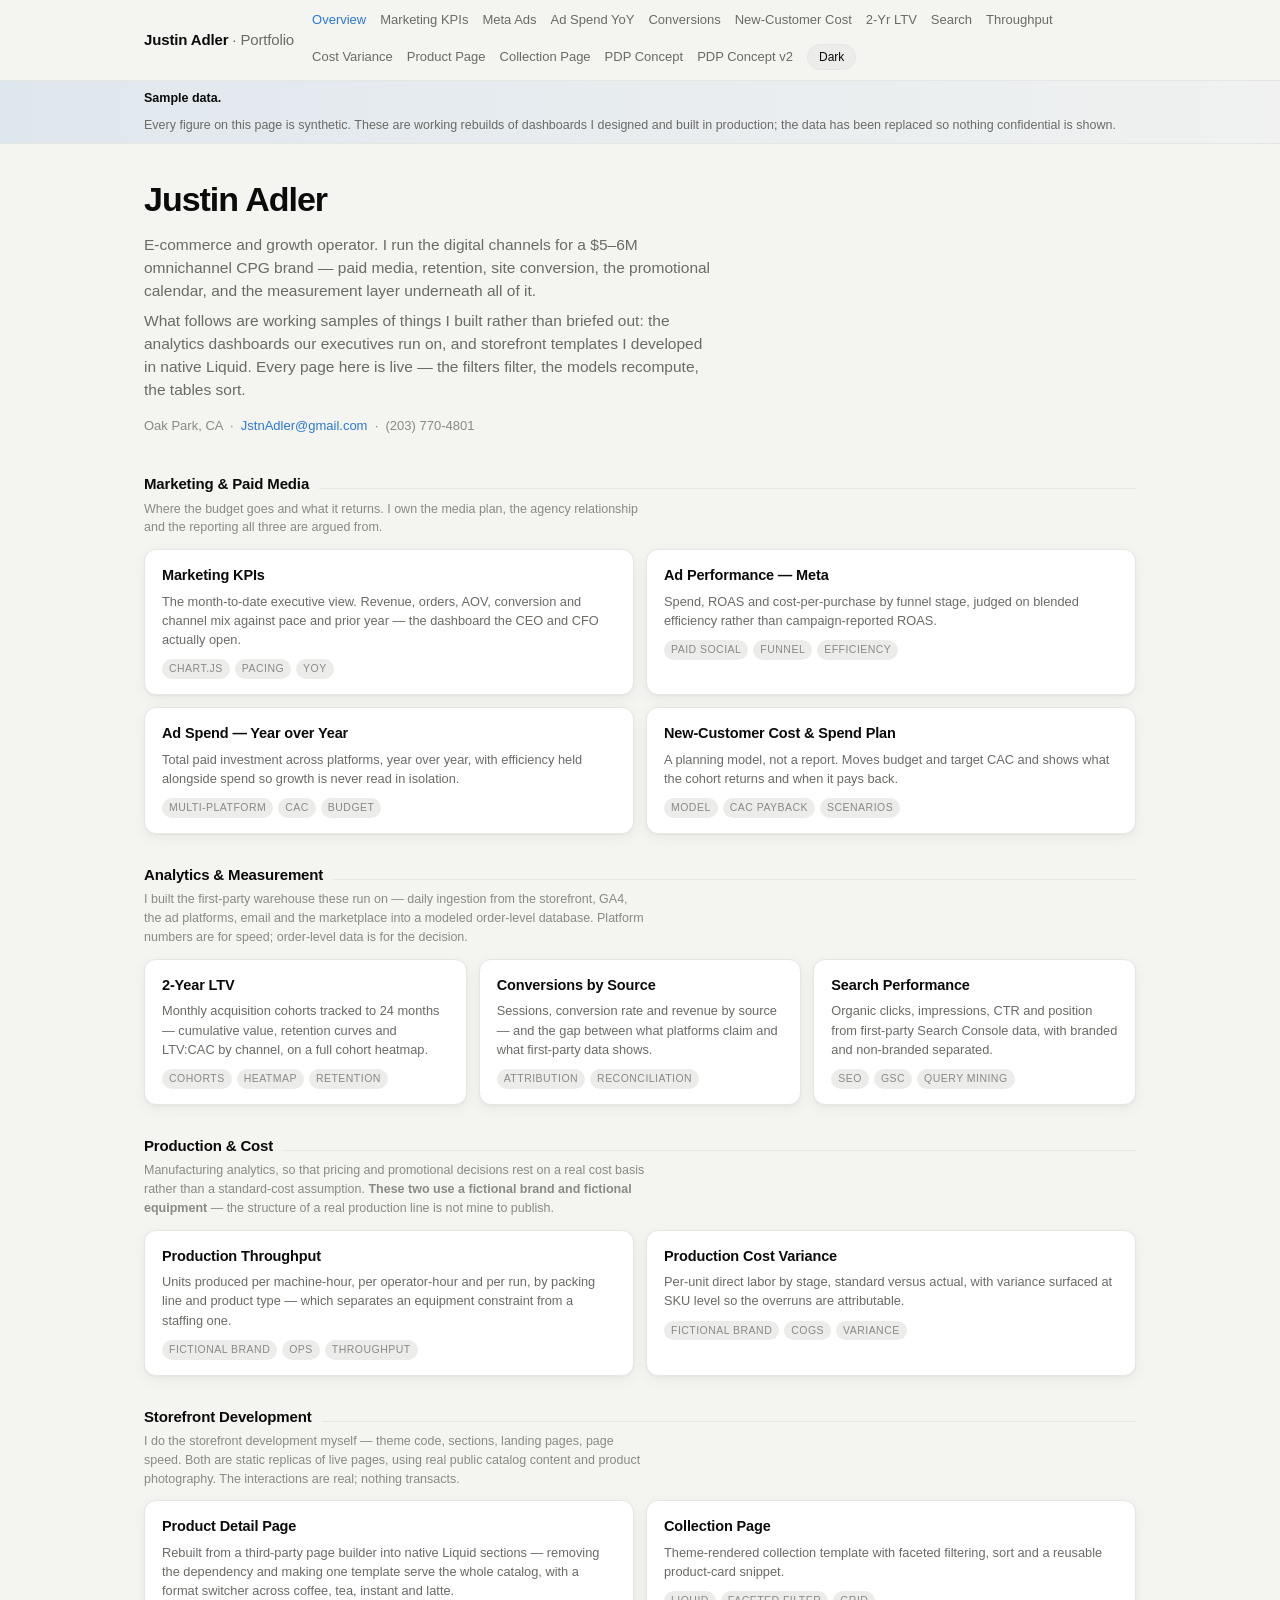
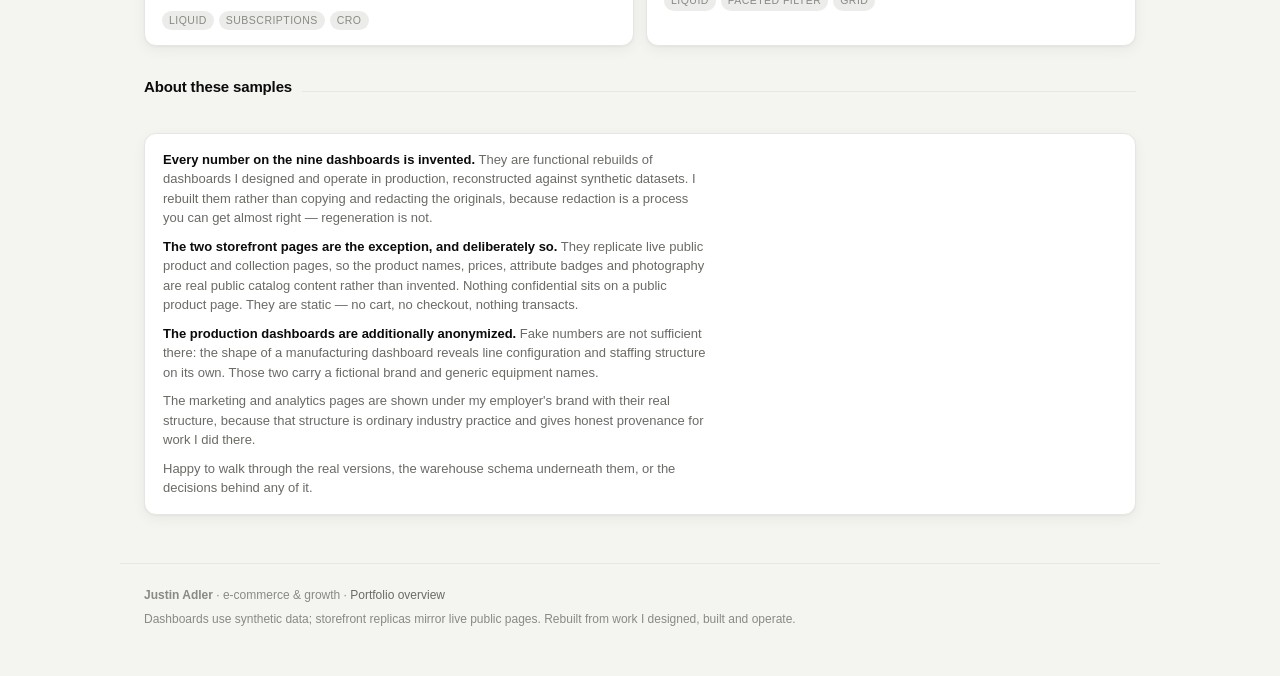
<file: index.html>
<!DOCTYPE html>
<html lang="en">
<head>
<meta charset="UTF-8">
<meta name="viewport" content="width=device-width, initial-scale=1.0">
<meta name="robots" content="noindex, nofollow">
<title>Justin Adler — Portfolio</title>
<meta name="description" content="Working samples of the analytics dashboards and storefront templates I designed and built for a $5-6M omnichannel CPG brand. Dashboards use synthetic data.">
<link rel="stylesheet" href="assets/portfolio.css">
<style>
  .hero { padding: 30px 0 8px; }
  .hero h1 { font-size: 34px; letter-spacing: -.03em; margin: 0 0 8px; }
  .hero .lede { font-size: 15.5px; color: var(--muted); max-width: 66ch; margin: 0 0 6px; }
  .hero .meta { font-size: 13px; color: var(--faint); margin-top: 14px; }
  .hero .meta a { color: var(--accent); text-decoration: none; }
  .hero .meta a:hover { text-decoration: underline; }

  .sec-head { display: flex; align-items: baseline; gap: 10px; margin: 30px 0 4px; }
  .sec-head h2 { margin: 0; font-size: 15px; }
  .sec-head .rule { flex: 1; height: 1px; background: var(--line); }
  .sec-note { color: var(--faint); font-size: 12.5px; margin: 0 0 12px; max-width: 72ch; }

  a.tile {
    display: block; text-decoration: none; color: inherit;
    background: var(--card); border: 1px solid var(--line); border-radius: var(--radius);
    padding: 15px 17px; box-shadow: var(--shadow);
    transition: border-color .14s ease, transform .14s ease;
  }
  a.tile:hover { border-color: var(--accent); transform: translateY(-1px); }
  a.tile .t { font-weight: 650; font-size: 14.5px; letter-spacing: -.01em; margin-bottom: 5px; }
  a.tile .d { font-size: 12.8px; color: var(--muted); line-height: 1.5; }
  a.tile .tags { margin-top: 10px; display: flex; gap: 5px; flex-wrap: wrap; }
  a.tile .tags span {
    font-size: 10.5px; text-transform: uppercase; letter-spacing: .045em;
    background: var(--chip); color: var(--faint); padding: 2px 7px; border-radius: 999px;
  }

  .disclosure { margin-top: 34px; }
  .disclosure p { font-size: 13px; color: var(--muted); margin: 0 0 9px; max-width: 76ch; }
  .disclosure p:last-child { margin-bottom: 0; }
  .disclosure strong { color: var(--fg); }
</style>
</head>
<body>

<main>
  <div class="hero">
    <h1>Justin Adler</h1>
    <p class="lede">
      E-commerce and growth operator. I run the digital channels for a $5&ndash;6M omnichannel CPG
      brand &mdash; paid media, retention, site conversion, the promotional calendar, and the
      measurement layer underneath all of it.
    </p>
    <p class="lede">
      What follows are working samples of things I built rather than briefed out: the analytics
      dashboards our executives run on, and storefront templates I developed in native Liquid.
      Every page here is live &mdash; the filters filter, the models recompute, the tables sort.
    </p>
    <div class="meta">
      Oak Park, CA &nbsp;&middot;&nbsp; <a href="mailto:JstnAdler@gmail.com">JstnAdler@gmail.com</a>
      &nbsp;&middot;&nbsp; (203) 770-4801
    </div>
  </div>

  <div class="sec-head"><h2>Marketing &amp; Paid Media</h2><div class="rule"></div></div>
  <p class="sec-note">
    Where the budget goes and what it returns. I own the media plan, the agency relationship and
    the reporting all three are argued from.
  </p>
  <div class="grid g2">
    <a class="tile" href="mtd-kpi.html">
      <div class="t">Marketing KPIs</div>
      <div class="d">The month-to-date executive view. Revenue, orders, AOV, conversion and channel
        mix against pace and prior year &mdash; the dashboard the CEO and CFO actually open.</div>
      <div class="tags"><span>Chart.js</span><span>Pacing</span><span>YoY</span></div>
    </a>
    <a class="tile" href="ad-performance-meta.html">
      <div class="t">Ad Performance &mdash; Meta</div>
      <div class="d">Spend, ROAS and cost-per-purchase by funnel stage, judged on blended
        efficiency rather than campaign-reported ROAS.</div>
      <div class="tags"><span>Paid social</span><span>Funnel</span><span>Efficiency</span></div>
    </a>
    <a class="tile" href="ad-spend-yoy.html">
      <div class="t">Ad Spend &mdash; Year over Year</div>
      <div class="d">Total paid investment across platforms, year over year, with efficiency held
        alongside spend so growth is never read in isolation.</div>
      <div class="tags"><span>Multi-platform</span><span>CAC</span><span>Budget</span></div>
    </a>
    <a class="tile" href="new-customer-cost.html">
      <div class="t">New-Customer Cost &amp; Spend Plan</div>
      <div class="d">A planning model, not a report. Moves budget and target CAC and shows what the
        cohort returns and when it pays back.</div>
      <div class="tags"><span>Model</span><span>CAC payback</span><span>Scenarios</span></div>
    </a>
  </div>

  <div class="sec-head"><h2>Analytics &amp; Measurement</h2><div class="rule"></div></div>
  <p class="sec-note">
    I built the first-party warehouse these run on &mdash; daily ingestion from the storefront, GA4,
    the ad platforms, email and the marketplace into a modeled order-level database. Platform
    numbers are for speed; order-level data is for the decision.
  </p>
  <div class="grid g3">
    <a class="tile" href="ltv-2year.html">
      <div class="t">2-Year LTV</div>
      <div class="d">Monthly acquisition cohorts tracked to 24 months &mdash; cumulative value,
        retention curves and LTV:CAC by channel, on a full cohort heatmap.</div>
      <div class="tags"><span>Cohorts</span><span>Heatmap</span><span>Retention</span></div>
    </a>
    <a class="tile" href="conversion-by-source.html">
      <div class="t">Conversions by Source</div>
      <div class="d">Sessions, conversion rate and revenue by source &mdash; and the gap between
        what platforms claim and what first-party data shows.</div>
      <div class="tags"><span>Attribution</span><span>Reconciliation</span></div>
    </a>
    <a class="tile" href="search-performance.html">
      <div class="t">Search Performance</div>
      <div class="d">Organic clicks, impressions, CTR and position from first-party Search Console
        data, with branded and non-branded separated.</div>
      <div class="tags"><span>SEO</span><span>GSC</span><span>Query mining</span></div>
    </a>
  </div>

  <div class="sec-head"><h2>Production &amp; Cost</h2><div class="rule"></div></div>
  <p class="sec-note">
    Manufacturing analytics, so that pricing and promotional decisions rest on a real cost basis
    rather than a standard-cost assumption. <strong>These two use a fictional brand and fictional
    equipment</strong> &mdash; the structure of a real production line is not mine to publish.
  </p>
  <div class="grid g2">
    <a class="tile" href="production-throughput.html">
      <div class="t">Production Throughput</div>
      <div class="d">Units produced per machine-hour, per operator-hour and per run, by packing
        line and product type &mdash; which separates an equipment constraint from a staffing one.</div>
      <div class="tags"><span>Fictional brand</span><span>Ops</span><span>Throughput</span></div>
    </a>
    <a class="tile" href="production-cost-variance.html">
      <div class="t">Production Cost Variance</div>
      <div class="d">Per-unit direct labor by stage, standard versus actual, with variance surfaced
        at SKU level so the overruns are attributable.</div>
      <div class="tags"><span>Fictional brand</span><span>COGS</span><span>Variance</span></div>
    </a>
  </div>

  <div class="sec-head"><h2>Storefront Development</h2><div class="rule"></div></div>
  <p class="sec-note">
    I do the storefront development myself &mdash; theme code, sections, landing pages, page speed.
    Both are static replicas of live pages, using real public catalog content and product
    photography. The interactions are real; nothing transacts.
  </p>
  <div class="grid g2">
    <a class="tile" href="product-page.html">
      <div class="t">Product Detail Page</div>
      <div class="d">Rebuilt from a third-party page builder into native Liquid sections &mdash;
        removing the dependency and making one template serve the whole catalog, with a format
        switcher across coffee, tea, instant and latte.</div>
      <div class="tags"><span>Liquid</span><span>Subscriptions</span><span>CRO</span></div>
    </a>
    <a class="tile" href="collection-page.html">
      <div class="t">Collection Page</div>
      <div class="d">Theme-rendered collection template with faceted filtering, sort and a reusable
        product-card snippet.</div>
      <div class="tags"><span>Liquid</span><span>Faceted filter</span><span>Grid</span></div>
    </a>
  </div>

  <div class="sec-head"><h2>About these samples</h2><div class="rule"></div></div>
  <div class="card disclosure">
    <p><strong>Every number on the nine dashboards is invented.</strong> They are functional
      rebuilds of dashboards I designed and operate in production, reconstructed against synthetic
      datasets. I rebuilt them rather than copying and redacting the originals, because redaction
      is a process you can get almost right &mdash; regeneration is not.</p>
    <p><strong>The two storefront pages are the exception, and deliberately so.</strong> They
      replicate live public product and collection pages, so the product names, prices, attribute
      badges and photography are real public catalog content rather than invented. Nothing
      confidential sits on a public product page. They are static &mdash; no cart, no checkout,
      nothing transacts.</p>
    <p><strong>The production dashboards are additionally anonymized.</strong> Fake numbers are not
      sufficient there: the shape of a manufacturing dashboard reveals line configuration and
      staffing structure on its own. Those two carry a fictional brand and generic equipment names.</p>
    <p>The marketing and analytics pages are shown under my employer's brand with their real
      structure, because that structure is ordinary industry practice and gives honest provenance
      for work I did there.</p>
    <p>Happy to walk through the real versions, the warehouse schema underneath them, or the
      decisions behind any of it.</p>
  </div>
</main>

<script src="assets/portfolio.js"></script>
<script>
  PF.chrome('index.html');
  PF.foot();
</script>
</body>
</html>
</file>
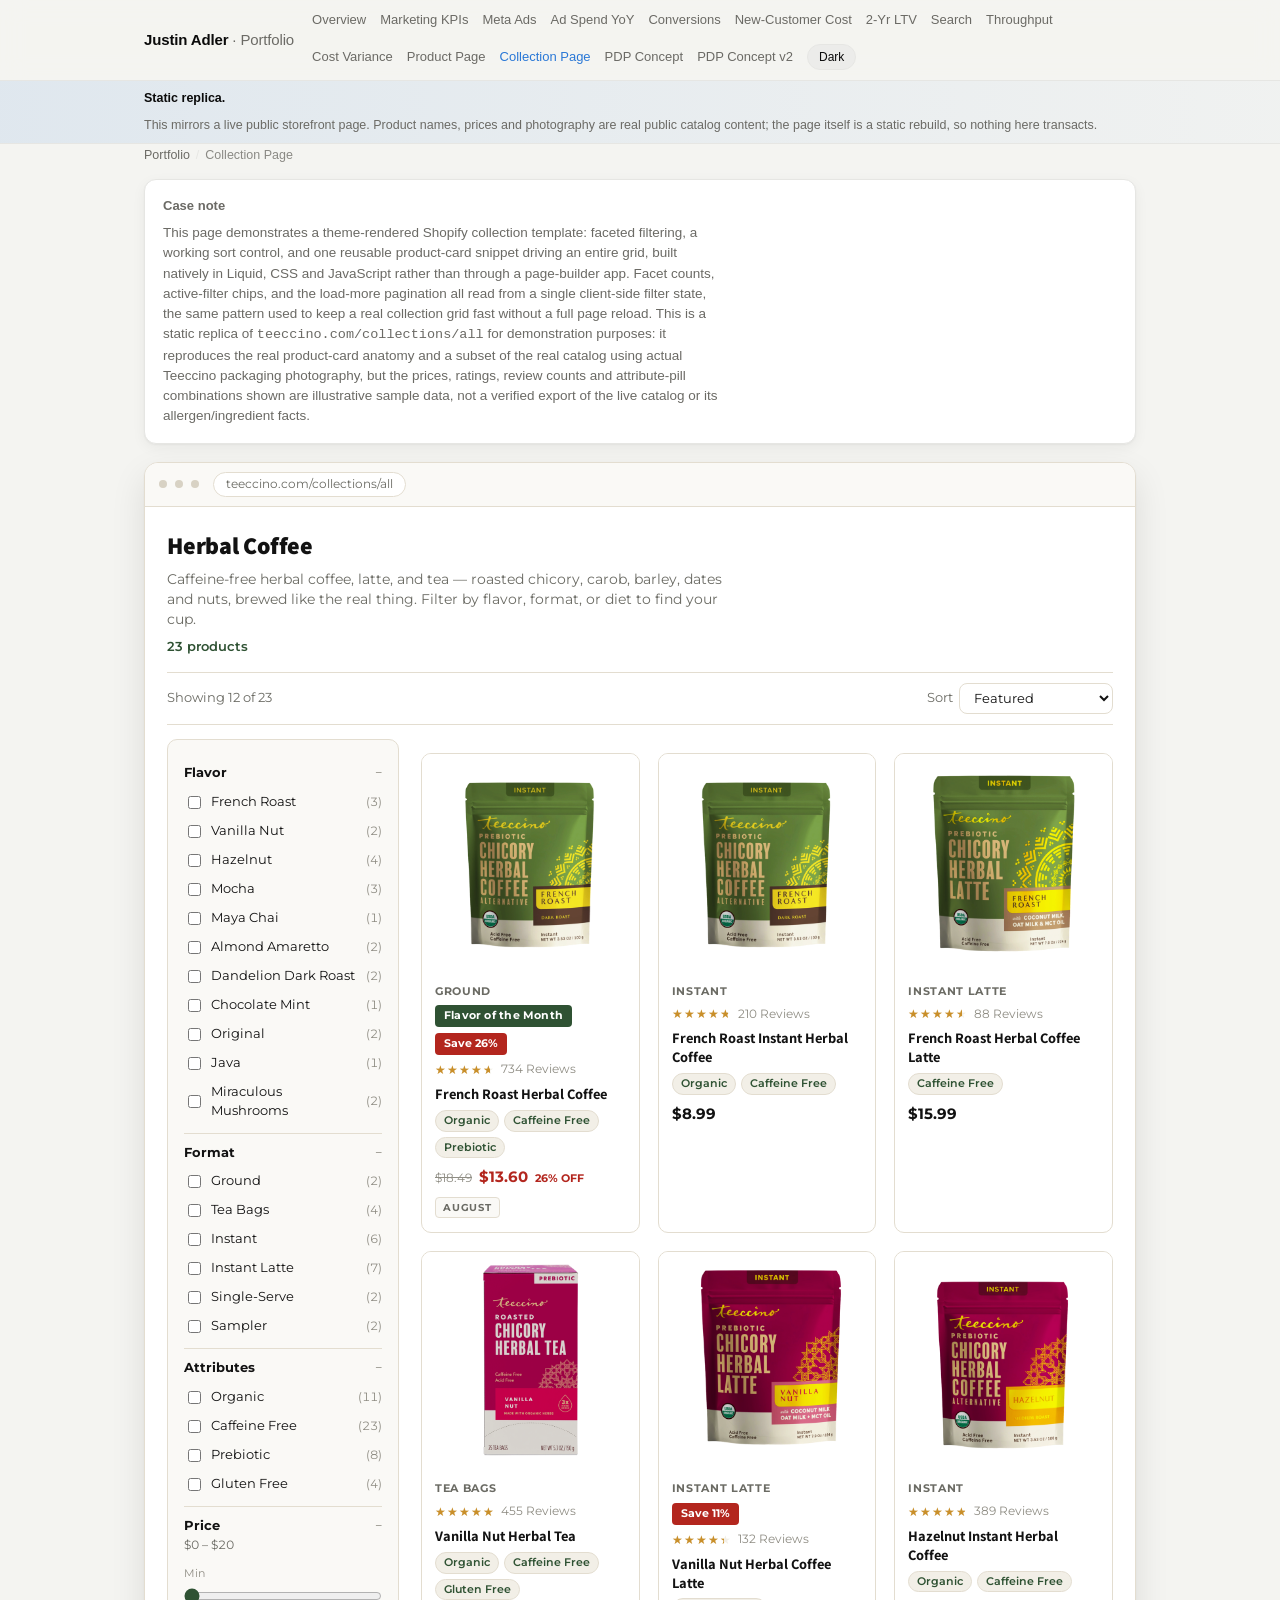
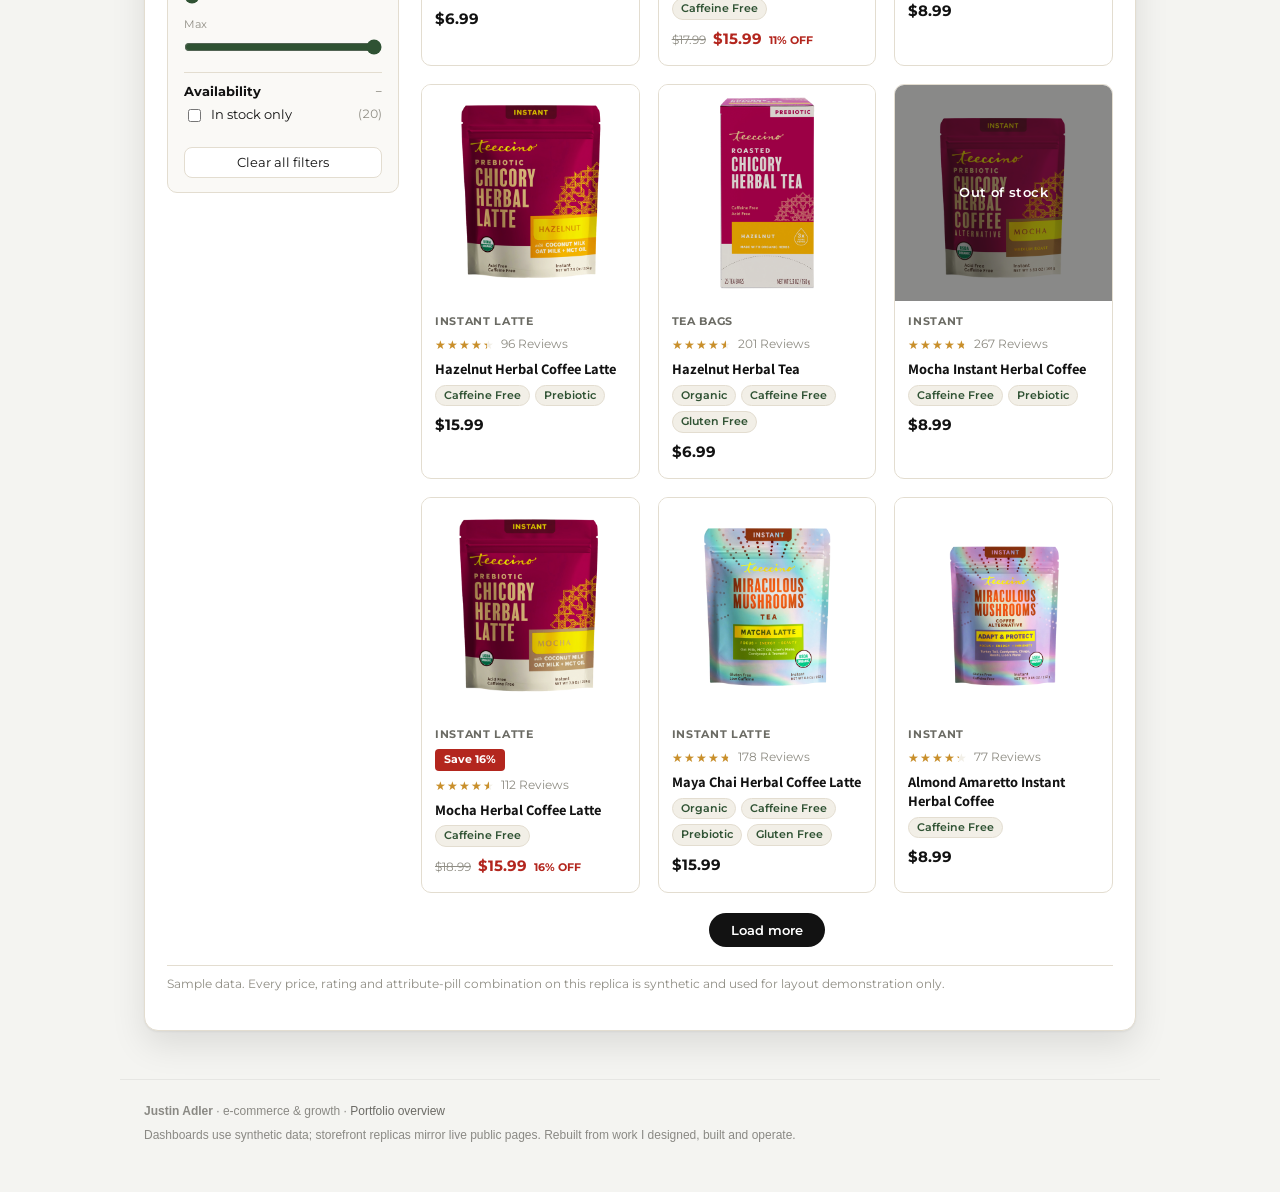
<file: collection-page.html>
<!DOCTYPE html>
<html lang="en">
<head>
<meta charset="UTF-8">
<meta name="viewport" content="width=device-width, initial-scale=1.0">
<meta name="robots" content="noindex, nofollow">
<title>Collection Page — Justin Adler Portfolio</title>
<link rel="stylesheet" href="assets/portfolio.css">
<script src="assets/portfolio.js"></script>
<link rel="preconnect" href="https://fonts.googleapis.com">
<link rel="preconnect" href="https://fonts.gstatic.com" crossorigin>
<link href="https://fonts.googleapis.com/css2?family=Assistant:wght@500;600;700;800&family=Montserrat:wght@400;500;600;700&display=swap" rel="stylesheet">
<style>
  /* ── Collection-replica styles, scoped entirely under .col-demo so nothing
     leaks into the portfolio shell. Real-site typography (Assistant headings,
     Montserrat body), white surface, near-black text — held on a fixed light
     "device frame" so it stays legible even when the portfolio shell is in
     dark mode. ── */
  .col-demo {
    --col-fg: rgb(18,18,18);
    --col-muted: #6b6b64;
    --col-faint: #8f8d84;
    --col-bg: #ffffff;
    --col-surface: #faf9f6;
    --col-line: #e3ddd0;
    --col-accent: #2f5233;
    --col-sale: #b3261e;
    --col-pill-bg: #f2efe7;
    --col-media-bg: #ffffff;
    margin-top: 18px;
    background: var(--col-bg);
    color: var(--col-fg);
    border: 1px solid var(--col-line);
    border-radius: 14px;
    box-shadow: 0 1px 2px rgba(0,0,0,.05), 0 14px 34px rgba(0,0,0,.10);
    overflow: hidden;
    font-family: 'Montserrat', -apple-system, sans-serif;
  }
  .col-demo__framebar {
    display: flex; align-items: center; gap: 8px;
    background: var(--col-surface); border-bottom: 1px solid var(--col-line);
    padding: 9px 14px;
  }
  .col-demo__framebar .dot { width: 8px; height: 8px; border-radius: 50%; background: #d8d2c4; display: inline-block; }
  .col-demo__framebar-url {
    margin-left: 6px; font-size: 11.5px; color: var(--col-muted); font-family: 'Montserrat', sans-serif;
    background: #fff; border: 1px solid var(--col-line); border-radius: 999px; padding: 3px 12px;
  }
  .col-demo__inner { padding: 20px 22px 26px; }

  .col-demo h1, .col-demo h2, .col-demo h3, .col-demo h4 { font-family: 'Assistant', -apple-system, sans-serif; }

  .col-demo__banner h2 { margin: 0 0 6px; font-size: 24px; font-weight: 800; color: var(--col-fg); letter-spacing: -.01em; }
  .col-demo__banner p { margin: 0 0 8px; color: var(--col-muted); font-size: 13.5px; max-width: 64ch; }
  .col-demo__count-line { font-size: 12.5px; font-weight: 600; color: var(--col-accent); }

  .col-demo__toolbar { display: flex; align-items: center; gap: 10px; flex-wrap: wrap; margin: 16px 0 14px; border-top: 1px solid var(--col-line); border-bottom: 1px solid var(--col-line); padding: 10px 0; }
  .col-demo__filters-btn { display: none; }
  .col-demo__results { font-size: 12.5px; color: var(--col-muted); }
  .col-demo__sort { margin-left: auto; display: flex; align-items: center; gap: 6px; font-size: 12.5px; color: var(--col-muted); }
  .col-demo__sort select, .col-demo__sort label { font-family: 'Montserrat', sans-serif; }
  .col-demo select {
    background: #fff; color: var(--col-fg); border: 1px solid var(--col-line);
    border-radius: 8px; padding: 6px 10px; font: inherit; font-size: 12.5px;
  }
  .col-demo select:focus { outline: 2px solid var(--col-accent); outline-offset: 1px; }

  .col-demo__body { display: grid; grid-template-columns: 232px 1fr; gap: 22px; align-items: start; }
  .col-demo__backdrop { display: none; }
  .col-demo__sidebar {
    background: var(--col-surface); border: 1px solid var(--col-line); border-radius: 10px;
    padding: 14px 16px; position: sticky; top: 12px;
  }
  .col-demo__sidebar-head { display: none; }
  .col-demo__facet { border-bottom: 1px solid var(--col-line); padding: 10px 0; }
  .col-demo__facet:last-of-type { border-bottom: 0; }
  .col-demo__facet summary {
    cursor: pointer; font-size: 12.5px; font-weight: 700; color: var(--col-fg); list-style: none;
    display: flex; justify-content: space-between; align-items: center;
  }
  .col-demo__facet summary::-webkit-details-marker { display: none; }
  .col-demo__facet summary::after { content: '+'; color: var(--col-faint); font-weight: 400; }
  .col-demo__facet[open] summary::after { content: '\2212'; }
  .col-demo__facet-list { margin-top: 8px; display: flex; flex-direction: column; gap: 6px; }
  .col-demo__option { display: flex; align-items: center; justify-content: space-between; gap: 8px; font-size: 12.5px; color: var(--col-fg); cursor: pointer; padding: 2px 0; }
  .col-demo__option-left { display: flex; align-items: center; gap: 7px; }
  .col-demo__option input { accent-color: var(--col-accent); }
  .col-demo__count-badge { color: var(--col-faint); font-size: 11.5px; font-variant-numeric: tabular-nums; }
  .col-demo__count-badge.is-zero { opacity: .45; }
  .col-demo__price-label { font-size: 12px; color: var(--col-muted); margin-bottom: 6px; font-variant-numeric: tabular-nums; }
  .col-demo__price-wrap input[type="range"] { width: 100%; margin: 4px 0; accent-color: var(--col-accent); }
  .col-demo__availability { display: flex; align-items: center; justify-content: space-between; font-size: 12.5px; margin-top: 4px; }
  .col-demo__clearbtn {
    width: 100%; margin-top: 12px; background: #fff; border: 1px solid var(--col-line); color: var(--col-fg);
    border-radius: 8px; padding: 7px; font-size: 12.5px; cursor: pointer; font-family: inherit;
  }
  .col-demo__clearbtn:hover { border-color: var(--col-accent); color: var(--col-accent); }

  .col-demo__chips { display: flex; gap: 8px; flex-wrap: wrap; align-items: center; margin-bottom: 14px; min-height: 0; }
  .col-demo__chip { display: inline-flex; align-items: center; gap: 6px; background: var(--col-pill-bg); border-radius: 999px; padding: 4px 6px 4px 12px; font-size: 12px; color: var(--col-fg); }
  .col-demo__chip-x { border: 0; background: transparent; color: var(--col-faint); cursor: pointer; font-size: 14px; line-height: 1; padding: 2px 6px; border-radius: 999px; }
  .col-demo__chip-x:hover { background: var(--col-sale); color: #fff; }
  .col-demo__chip-clear { border: 0; background: transparent; color: var(--col-accent); font-size: 12px; cursor: pointer; text-decoration: underline; padding: 4px 2px; font-family: inherit; }

  .col-demo__grid { display: grid; grid-template-columns: repeat(3, 1fr); gap: 18px; }
  .col-demo__card { background: #fff; border: 1px solid var(--col-line); border-radius: 10px; overflow: hidden; display: flex; flex-direction: column; position: relative; }
  .col-demo__media { position: relative; aspect-ratio: 1 / 1; background: var(--col-media-bg); }
  .col-demo__media img { width: 100%; height: 100%; display: block; object-fit: contain; padding: 10px; }
  .col-demo__badge-oos { position: absolute; inset: 0; background: rgba(20,20,19,.5); color: #fff; display: flex; align-items: center; justify-content: center; font-size: 12.5px; font-weight: 600; letter-spacing: .03em; }
  .col-demo__body-text { padding: 12px 13px 14px; display: flex; flex-direction: column; gap: 6px; flex: 1; }

  .col-demo__eyebrow { font-size: 11px; font-weight: 700; text-transform: uppercase; letter-spacing: .06em; color: var(--col-muted); }
  .col-demo__badges { display: flex; gap: 6px; flex-wrap: wrap; }
  .col-demo__badge-fotm { display: inline-block; background: var(--col-accent); color: #fff; font-size: 10.5px; font-weight: 700; padding: 3px 9px; border-radius: 4px; letter-spacing: .02em; }
  .col-demo__badge-save { display: inline-block; background: var(--col-sale); color: #fff; font-size: 10.5px; font-weight: 700; padding: 3px 9px; border-radius: 4px; }

  .col-demo__rating-row { display: flex; align-items: center; gap: 6px; font-size: 11.5px; color: var(--col-faint); }
  .col-demo__stars { position: relative; display: inline-block; font-size: 12px; letter-spacing: 1px; }
  .col-demo__stars-bg { color: var(--col-pill-bg); }
  .col-demo__stars-fg { position: absolute; left: 0; top: 0; overflow: hidden; white-space: nowrap; color: #c98f2a; }

  .col-demo__title { font-size: 14.5px; font-weight: 700; margin: 0; color: var(--col-fg); line-height: 1.3; }

  .col-demo__pills { display: flex; gap: 5px; flex-wrap: wrap; }
  .col-demo__attr-pill { font-size: 10.5px; font-weight: 600; color: var(--col-accent); background: var(--col-pill-bg); border: 1px solid var(--col-line); border-radius: 999px; padding: 2px 8px; }

  .col-demo__price-row { display: flex; align-items: baseline; gap: 7px; margin-top: 2px; flex-wrap: wrap; }
  .col-demo__compare { font-size: 12px; color: var(--col-faint); text-decoration: line-through; }
  .col-demo__price { font-size: 15px; font-weight: 700; color: var(--col-fg); }
  .col-demo__price.is-sale { color: var(--col-sale); }
  .col-demo__off { font-size: 11px; font-weight: 700; color: var(--col-sale); }

  .col-demo__month { align-self: flex-start; margin-top: 2px; font-size: 10px; font-weight: 700; letter-spacing: .08em; color: var(--col-muted); background: var(--col-surface); border: 1px solid var(--col-line); border-radius: 4px; padding: 2px 7px; }

  .col-demo__empty { text-align: center; padding: 48px 20px; color: var(--col-muted); background: var(--col-surface); border: 1px dashed var(--col-line); border-radius: 10px; }
  .col-demo__empty button { margin-top: 10px; }

  .col-demo__loadmore-wrap { display: flex; justify-content: center; margin-top: 20px; }
  .col-demo__loadmore { background: var(--col-fg); color: #fff; border: 0; border-radius: 999px; padding: 9px 22px; font-size: 13px; font-weight: 600; cursor: pointer; font-family: 'Montserrat', sans-serif; }
  .col-demo__loadmore:disabled { background: var(--col-pill-bg); color: var(--col-faint); cursor: not-allowed; }

  .col-demo__footnote { font-size: 11.5px; color: var(--col-faint); margin-top: 18px; border-top: 1px solid var(--col-line); padding-top: 10px; }

  @media (max-width: 860px) {
    .col-demo__grid { grid-template-columns: repeat(2, 1fr); }
  }
  @media (max-width: 780px) {
    .col-demo__body { grid-template-columns: 1fr; }
    .col-demo__filters-btn { display: inline-flex; align-items: center; gap: 6px; background: var(--col-pill-bg); border: 1px solid var(--col-line); border-radius: 999px; padding: 6px 14px; font-size: 12.5px; cursor: pointer; color: var(--col-fg); font-family: inherit; }
    .col-demo__sidebar {
      position: fixed; top: 0; left: 0; height: 100vh; width: 82vw; max-width: 320px; z-index: 70;
      transform: translateX(-105%); transition: transform .25s ease; overflow-y: auto; border-radius: 0;
    }
    .col-demo__sidebar-head { display: flex; align-items: center; justify-content: space-between; margin-bottom: 10px; }
    .col-demo__sidebar-close { border: 0; background: var(--col-pill-bg); border-radius: 999px; width: 28px; height: 28px; cursor: pointer; font-size: 15px; }
    .col-demo--filters-open .col-demo__sidebar { transform: translateX(0); }
    .col-demo--filters-open .col-demo__backdrop { display: block; position: fixed; inset: 0; background: rgba(0,0,0,.4); z-index: 60; }
  }
  @media (max-width: 520px) {
    .col-demo__grid { grid-template-columns: 1fr 1fr; gap: 10px; }
    .col-demo__body-text { padding: 10px; }
  }
</style>
</head>
<body>
<script>PF.chrome('collection-page.html');</script>

<main>
<script>document.write(PF.crumbs('Collection Page'));</script>

<div class="card">
  <h3>Case note</h3>
  <p class="sub" style="margin-bottom:0;">
    This page demonstrates a theme-rendered Shopify collection template: faceted filtering, a working
    sort control, and one reusable product-card snippet driving an entire grid, built natively in Liquid,
    CSS and JavaScript rather than through a page-builder app. Facet counts, active-filter chips, and the
    load-more pagination all read from a single client-side filter state, the same pattern used to keep
    a real collection grid fast without a full page reload. This is a static replica of
    <code>teeccino.com/collections/all</code> for demonstration purposes: it reproduces the real
    product-card anatomy and a subset of the real catalog using actual Teeccino packaging photography,
    but the prices, ratings, review counts and attribute-pill combinations shown are illustrative sample
    data, not a verified export of the live catalog or its allergen/ingredient facts.
  </p>
</div>

<div class="col-demo" id="colDemo">
  <div class="col-demo__framebar">
    <span class="dot"></span><span class="dot"></span><span class="dot"></span>
    <span class="col-demo__framebar-url">teeccino.com/collections/all</span>
  </div>
  <div class="col-demo__inner">

  <div class="col-demo__banner">
    <h2>Herbal Coffee</h2>
    <p>Caffeine-free herbal coffee, latte, and tea — roasted chicory, carob, barley, dates and nuts,
      brewed like the real thing. Filter by flavor, format, or diet to find your cup.</p>
    <div class="col-demo__count-line" id="colBannerCount">23 products</div>
  </div>

  <div class="col-demo__toolbar">
    <button type="button" class="col-demo__filters-btn" id="colFiltersBtn" aria-expanded="false" aria-controls="colSidebar">Filters</button>
    <div class="col-demo__results" id="colResults" aria-live="polite">Showing 12 of 23</div>
    <div class="col-demo__sort">
      <label for="colSort">Sort</label>
      <select id="colSort">
        <option value="featured">Featured</option>
        <option value="best">Best selling</option>
        <option value="priceAsc">Price, low to high</option>
        <option value="priceDesc">Price, high to low</option>
        <option value="new">Newest</option>
        <option value="rated">Top rated</option>
      </select>
    </div>
  </div>

  <div class="col-demo__body">
    <div class="col-demo__backdrop" id="colBackdrop"></div>

    <aside class="col-demo__sidebar" id="colSidebar">
      <div class="col-demo__sidebar-head">
        <strong>Filters</strong>
        <button type="button" class="col-demo__sidebar-close" id="colSidebarClose" aria-label="Close filters">×</button>
      </div>

      <details class="col-demo__facet" open>
        <summary>Flavor</summary>
        <div class="col-demo__facet-list" id="facetFlavor"></div>
      </details>

      <details class="col-demo__facet" open>
        <summary>Format</summary>
        <div class="col-demo__facet-list" id="facetFormat"></div>
      </details>

      <details class="col-demo__facet" open>
        <summary>Attributes</summary>
        <div class="col-demo__facet-list" id="facetAttr"></div>
      </details>

      <details class="col-demo__facet" open>
        <summary>Price</summary>
        <div class="col-demo__price-wrap">
          <div class="col-demo__price-label" id="colPriceLabel">$0 &ndash; $20</div>
          <label for="colPriceMin" style="font-size:11px;color:var(--col-faint);">Min</label>
          <input type="range" id="colPriceMin" min="0" max="20" step="1" value="0">
          <label for="colPriceMax" style="font-size:11px;color:var(--col-faint);">Max</label>
          <input type="range" id="colPriceMax" min="0" max="20" step="1" value="20">
        </div>
      </details>

      <details class="col-demo__facet" open>
        <summary>Availability</summary>
        <div class="col-demo__availability">
          <label class="col-demo__option-left" for="colInStock" style="cursor:pointer;">
            <input type="checkbox" id="colInStock">
            <span>In stock only</span>
          </label>
          <span class="col-demo__count-badge" id="colInStockCount">(0)</span>
        </div>
      </details>

      <button type="button" class="col-demo__clearbtn" id="colClearAll">Clear all filters</button>
    </aside>

    <div class="col-demo__main">
      <div class="col-demo__chips" id="colChips" hidden></div>

      <div class="col-demo__grid" id="colGrid"></div>

      <div class="col-demo__empty" id="colEmpty" role="status" hidden>
        <div><strong>No products match those filters.</strong></div>
        <p style="margin:6px 0 0;font-size:12.5px;">Try widening your price range or clearing a facet.</p>
        <button type="button" class="col-demo__clearbtn" id="colEmptyClear" style="width:auto;padding:8px 16px;">Clear all filters</button>
      </div>

      <div class="col-demo__loadmore-wrap" id="colLoadMoreWrap">
        <button type="button" class="col-demo__loadmore" id="colLoadMore">Load more</button>
      </div>
    </div>
  </div>

  <p class="col-demo__footnote">Sample data. Every price, rating and attribute-pill combination on this
    replica is synthetic and used for layout demonstration only.</p>
  </div>
</div>
</main>

<script>
(function () {
  'use strict';

  var FLAVORS = ['French Roast','Vanilla Nut','Hazelnut','Mocha','Maya Chai','Almond Amaretto','Dandelion Dark Roast','Chocolate Mint','Original','Java','Miraculous Mushrooms'];
  var FORMATS = ['Ground','Tea Bags','Instant','Instant Latte','Single-Serve','Sampler'];
  var ATTRS   = ['Organic','Caffeine Free','Prebiotic','Gluten Free'];

  var IMG = {
    FR_INSTANT: 'assets/img/30008L-FR-Instant-Hero-1.webp',
    FR_LATTE:   'assets/img/31008L-FR-Latte-Hero-1-l.webp',
    VN_TEA:     'assets/img/40011-VN-Tea-Hero-1_99e7.webp',
    VN_LATTE:   'assets/img/31009L-VN-Latte-Hero-1_4.webp',
    HZ_INSTANT: 'assets/img/30010L-HZ-Instant-Hero-1.webp',
    HZ_LATTE:   'assets/img/31010L-HZ-Latte-Hero-1.w.webp',
    HZ_TEA:     'assets/img/40061-HZ-Tea-Hero-1_e5d1.webp',
    MO_INSTANT: 'assets/img/30011L-MO-Instant-Hero-1.webp',
    MO_LATTE:   'assets/img/31011L-MO-Latte-Hero-1.w.webp',
    MA_LATTE:   'assets/img/31014L-MA-Latte-Hero-1_7.webp',
    AP_INSTANT: 'assets/img/30007L-AP-Instant-Hero-1.webp',
    AP_LATTE:   'assets/img/31007L-AP-Latte-Hero-1_4.webp',
    DB_INSTANT: 'assets/img/30005L-DB-Instant-Hero-1.webp',
    DB_LATTE:   'assets/img/31005L-DB-Latte-Hero-1.w.webp',
    MM_INSTANT: 'assets/img/30013L-MM-Instant-Hero-1.webp',
    ET_TEA:     'assets/img/40051-ET-Tea-Hero-1_50cc.webp'
  };

  // id, flavor, format, img, attrs[], price, compareAt, rating, reviews, stock, days-since-added, fotm, month
  var PRODUCTS = [
    { id: 1,  flavor: 'French Roast',           format: 'Ground',        img: IMG.FR_INSTANT, attrs: ['Organic','Caffeine Free','Prebiotic'],           price: 13.60, compareAt: 18.49, rating: 4.6, reviews: 734, stock: true,  days: 5,   fotm: true, month: 'AUGUST' },
    { id: 2,  flavor: 'French Roast',           format: 'Instant',       img: IMG.FR_INSTANT, attrs: ['Organic','Caffeine Free'],                        price: 8.99,  compareAt: null,  rating: 4.7, reviews: 210, stock: true,  days: 120 },
    { id: 3,  flavor: 'French Roast',           format: 'Instant Latte', img: IMG.FR_LATTE,   attrs: ['Caffeine Free'],                                  price: 15.99, compareAt: null,  rating: 4.5, reviews: 88,  stock: true,  days: 200 },
    { id: 4,  flavor: 'Vanilla Nut',            format: 'Tea Bags',      img: IMG.VN_TEA,     attrs: ['Organic','Caffeine Free','Gluten Free'],          price: 6.99,  compareAt: null,  rating: 4.8, reviews: 455, stock: true,  days: 45 },
    { id: 5,  flavor: 'Vanilla Nut',            format: 'Instant Latte', img: IMG.VN_LATTE,   attrs: ['Caffeine Free'],                                  price: 15.99, compareAt: 17.99, rating: 4.4, reviews: 132, stock: true,  days: 300 },
    { id: 6,  flavor: 'Hazelnut',               format: 'Instant',       img: IMG.HZ_INSTANT, attrs: ['Organic','Caffeine Free'],                        price: 8.99,  compareAt: null,  rating: 4.7, reviews: 389, stock: true,  days: 60 },
    { id: 7,  flavor: 'Hazelnut',               format: 'Instant Latte', img: IMG.HZ_LATTE,   attrs: ['Caffeine Free','Prebiotic'],                      price: 15.99, compareAt: null,  rating: 4.3, reviews: 96,  stock: true,  days: 250 },
    { id: 8,  flavor: 'Hazelnut',               format: 'Tea Bags',      img: IMG.HZ_TEA,     attrs: ['Organic','Caffeine Free','Gluten Free'],          price: 6.99,  compareAt: null,  rating: 4.5, reviews: 201, stock: true,  days: 150 },
    { id: 9,  flavor: 'Mocha',                  format: 'Instant',       img: IMG.MO_INSTANT, attrs: ['Caffeine Free','Prebiotic'],                      price: 8.99,  compareAt: null,  rating: 4.6, reviews: 267, stock: false, days: 90 },
    { id: 10, flavor: 'Mocha',                  format: 'Instant Latte', img: IMG.MO_LATTE,   attrs: ['Caffeine Free'],                                  price: 15.99, compareAt: 18.99, rating: 4.5, reviews: 112, stock: true,  days: 70 },
    { id: 11, flavor: 'Maya Chai',               format: 'Instant Latte', img: IMG.MA_LATTE,   attrs: ['Organic','Caffeine Free','Prebiotic','Gluten Free'], price: 15.99, compareAt: null,  rating: 4.7, reviews: 178, stock: true,  days: 20 },
    { id: 12, flavor: 'Almond Amaretto',        format: 'Instant',       img: IMG.AP_INSTANT, attrs: ['Caffeine Free'],                                  price: 8.99,  compareAt: null,  rating: 4.2, reviews: 77,  stock: true,  days: 220 },
    { id: 13, flavor: 'Almond Amaretto',        format: 'Instant Latte', img: IMG.AP_LATTE,   attrs: ['Caffeine Free','Prebiotic'],                      price: 15.99, compareAt: 17.99, rating: 4.4, reviews: 65,  stock: true,  days: 15 },
    { id: 14, flavor: 'Dandelion Dark Roast',   format: 'Instant',       img: IMG.DB_INSTANT, attrs: ['Organic','Caffeine Free','Prebiotic'],            price: 8.99,  compareAt: null,  rating: 4.4, reviews: 120, stock: true,  days: 210 },
    { id: 15, flavor: 'Dandelion Dark Roast',   format: 'Instant Latte', img: IMG.DB_LATTE,   attrs: ['Caffeine Free'],                                  price: 15.99, compareAt: null,  rating: 4.6, reviews: 58,  stock: true,  days: 50 },
    { id: 16, flavor: 'Miraculous Mushrooms',   format: 'Instant',       img: IMG.MM_INSTANT, attrs: ['Organic','Caffeine Free'],                        price: 9.99,  compareAt: null,  rating: 4.5, reviews: 144, stock: true,  days: 8 },
    { id: 17, flavor: 'Original',               format: 'Tea Bags',      img: IMG.ET_TEA,     attrs: ['Organic','Caffeine Free','Gluten Free'],          price: 6.99,  compareAt: null,  rating: 4.3, reviews: 410, stock: true,  days: 365 },
    { id: 18, flavor: 'Chocolate Mint',         format: 'Tea Bags',      img: IMG.ET_TEA,     attrs: ['Caffeine Free','Prebiotic'],                      price: 6.99,  compareAt: 7.99,  rating: 4.2, reviews: 58,  stock: true,  days: 130 },
    { id: 19, flavor: 'Java',                   format: 'Single-Serve',  img: IMG.MO_INSTANT, attrs: ['Caffeine Free'],                                  price: 9.99,  compareAt: null,  rating: 4.4, reviews: 133, stock: true,  days: 260 },
    { id: 20, flavor: 'Original',               format: 'Sampler',       img: IMG.FR_INSTANT, attrs: ['Caffeine Free'],                                  price: 12.99, compareAt: null,  rating: 4.6, reviews: 40,  stock: true,  days: 3 },
    { id: 21, flavor: 'Miraculous Mushrooms',   format: 'Single-Serve',  img: IMG.MM_INSTANT, attrs: ['Organic','Caffeine Free'],                        price: 10.99, compareAt: null,  rating: 4.5, reviews: 51,  stock: false, days: 400 },
    { id: 22, flavor: 'Hazelnut',               format: 'Ground',        img: IMG.HZ_INSTANT, attrs: ['Organic','Caffeine Free','Prebiotic'],            price: 8.99,  compareAt: null,  rating: 4.5, reviews: 280, stock: true,  days: 100 },
    { id: 23, flavor: 'Mocha',                  format: 'Sampler',       img: IMG.MO_INSTANT, attrs: ['Caffeine Free'],                                  price: 12.99, compareAt: null,  rating: 4.3, reviews: 40,  stock: false, days: 400 }
  ];

  var PAGE_SIZE = 12;
  var LOAD_STEP = 8;
  var PRICE_MAX = 20;

  var state = {
    flavors: new Set(),
    formats: new Set(),
    attrs: new Set(),
    priceMin: 0,
    priceMax: PRICE_MAX,
    inStock: false,
    sort: 'featured',
    visible: PAGE_SIZE
  };

  var wrapEl = document.getElementById('colDemo');
  var sidebarEl = document.getElementById('colSidebar');
  var gridEl = document.getElementById('colGrid');
  var emptyEl = document.getElementById('colEmpty');
  var chipsEl = document.getElementById('colChips');
  var resultsEl = document.getElementById('colResults');
  var bannerCountEl = document.getElementById('colBannerCount');
  var loadMoreWrap = document.getElementById('colLoadMoreWrap');
  var loadMoreBtn = document.getElementById('colLoadMore');
  var sortSelect = document.getElementById('colSort');
  var rangeMin = document.getElementById('colPriceMin');
  var rangeMax = document.getElementById('colPriceMax');
  var priceLabel = document.getElementById('colPriceLabel');
  var inStockBox = document.getElementById('colInStock');
  var inStockCount = document.getElementById('colInStockCount');
  var filtersBtn = document.getElementById('colFiltersBtn');
  var backdrop = document.getElementById('colBackdrop');
  var sidebarClose = document.getElementById('colSidebarClose');

  function titleFor(p) {
    if (p.format === 'Tea Bags') return p.flavor + ' Herbal Tea';
    if (p.format === 'Instant Latte') return p.flavor + ' Herbal Coffee Latte';
    if (p.format === 'Instant') return p.flavor + ' Instant Herbal Coffee';
    if (p.format === 'Single-Serve') return p.flavor + ' Herbal Coffee Single-Serve Cups';
    if (p.format === 'Sampler') return p.flavor + ' Herbal Coffee Sampler';
    return p.flavor + ' Herbal Coffee';
  }

  function starRow(rating, reviews) {
    var pct = Math.max(0, Math.min(100, Math.round((rating / 5) * 100)));
    return '<span class="col-demo__rating-row">' +
      '<span class="col-demo__stars" aria-label="Rating ' + rating + ' of 5 from ' + reviews + ' reviews">' +
      '<span class="col-demo__stars-bg">★★★★★</span>' +
      '<span class="col-demo__stars-fg" style="width:' + pct + '%">★★★★★</span>' +
      '</span><span>' + reviews + ' Reviews</span></span>';
  }

  function cardHtml(p) {
    var savePct = p.compareAt ? Math.round(((p.compareAt - p.price) / p.compareAt) * 100) : 0;

    var badges = '';
    if (p.fotm) badges += '<span class="col-demo__badge-fotm">Flavor of the Month</span>';
    if (p.compareAt) badges += '<span class="col-demo__badge-save">Save ' + savePct + '%</span>';

    var priceHtml;
    if (p.compareAt && p.compareAt > p.price) {
      priceHtml = '<span class="col-demo__compare">$' + p.compareAt.toFixed(2) + '</span>' +
        '<span class="col-demo__price is-sale">$' + p.price.toFixed(2) + '</span>' +
        '<span class="col-demo__off">' + savePct + '% OFF</span>';
    } else {
      priceHtml = '<span class="col-demo__price">$' + p.price.toFixed(2) + '</span>';
    }

    var media = '<div class="col-demo__media">' +
      '<img src="' + p.img + '" alt="' + p.flavor + ' ' + p.format + ' package photo" loading="lazy" decoding="async">' +
      (!p.stock ? '<span class="col-demo__badge-oos">Out of stock</span>' : '') +
      '</div>';

    var pills = p.attrs.map(function (a) { return '<span class="col-demo__attr-pill">' + a + '</span>'; }).join('');

    return '<div class="col-demo__card">' + media +
      '<div class="col-demo__body-text">' +
      '<span class="col-demo__eyebrow">' + p.format + '</span>' +
      (badges ? '<div class="col-demo__badges">' + badges + '</div>' : '') +
      starRow(p.rating, p.reviews) +
      '<h3 class="col-demo__title">' + titleFor(p) + '</h3>' +
      '<div class="col-demo__pills">' + pills + '</div>' +
      '<div class="col-demo__price-row">' + priceHtml + '</div>' +
      (p.fotm ? '<span class="col-demo__month">' + p.month + '</span>' : '') +
      '</div></div>';
  }

  function matches(p, skip) {
    skip = skip || {};
    if (!skip.flavor && state.flavors.size && !state.flavors.has(p.flavor)) return false;
    if (!skip.format && state.formats.size && !state.formats.has(p.format)) return false;
    if (!skip.attr && state.attrs.size) {
      var ok = true;
      state.attrs.forEach(function (a) { if (p.attrs.indexOf(a) === -1) ok = false; });
      if (!ok) return false;
    }
    if (!skip.stock && state.inStock && !p.stock) return false;
    if (p.price < state.priceMin || p.price > state.priceMax) return false;
    return true;
  }

  function getFiltered() {
    return PRODUCTS.filter(function (p) { return matches(p, {}); });
  }

  function sortProducts(list) {
    var arr = list.slice();
    if (state.sort === 'best') {
      arr.sort(function (a, b) { return b.reviews - a.reviews; });
    } else if (state.sort === 'priceAsc') {
      arr.sort(function (a, b) { return a.price - b.price; });
    } else if (state.sort === 'priceDesc') {
      arr.sort(function (a, b) { return b.price - a.price; });
    } else if (state.sort === 'new') {
      arr.sort(function (a, b) { return a.days - b.days; });
    } else if (state.sort === 'rated') {
      arr.sort(function (a, b) { return (b.rating - a.rating) || (b.reviews - a.reviews); });
    }
    return arr;
  }

  function buildFacetList(containerId, group, options) {
    var el = document.getElementById(containerId);
    el.innerHTML = options.map(function (v) {
      var id = 'f-' + group + '-' + v.replace(/[^a-z0-9]+/gi, '-');
      return '<label class="col-demo__option" for="' + id + '">' +
        '<span class="col-demo__option-left"><input type="checkbox" id="' + id + '" data-group="' + group + '" data-value="' + v + '"><span>' + v + '</span></span>' +
        '<span class="col-demo__count-badge" data-count-group="' + group + '" data-count-value="' + v + '">(0)</span>' +
        '</label>';
    }).join('');
  }

  function updateFacetCounts() {
    [['flavor', FLAVORS], ['format', FORMATS]].forEach(function (pair) {
      var group = pair[0], options = pair[1];
      options.forEach(function (v) {
        var skip = {}; skip[group] = true;
        var count = PRODUCTS.filter(function (p) { return p[group] === v && matches(p, skip); }).length;
        var badge = document.querySelector('[data-count-group="' + group + '"][data-count-value="' + v + '"]');
        if (badge) {
          badge.textContent = '(' + count + ')';
          badge.classList.toggle('is-zero', count === 0);
        }
      });
    });
    ATTRS.forEach(function (v) {
      var count = PRODUCTS.filter(function (p) { return p.attrs.indexOf(v) !== -1 && matches(p, { attr: true }); }).length;
      var badge = document.querySelector('[data-count-group="attr"][data-count-value="' + v + '"]');
      if (badge) {
        badge.textContent = '(' + count + ')';
        badge.classList.toggle('is-zero', count === 0);
      }
    });
    var stockCount = PRODUCTS.filter(function (p) { return p.stock && matches(p, { stock: true }); }).length;
    inStockCount.textContent = '(' + stockCount + ')';
    inStockCount.classList.toggle('is-zero', stockCount === 0);
  }

  function renderChips() {
    var chips = [];
    state.flavors.forEach(function (v) { chips.push({ group: 'flavor', value: v, label: v }); });
    state.formats.forEach(function (v) { chips.push({ group: 'format', value: v, label: v }); });
    state.attrs.forEach(function (v) { chips.push({ group: 'attr', value: v, label: v }); });
    if (state.inStock) chips.push({ group: 'stock', value: 'instock', label: 'In stock only' });
    if (state.priceMin > 0 || state.priceMax < PRICE_MAX) {
      chips.push({ group: 'price', value: 'price', label: '$' + state.priceMin + ' – $' + state.priceMax });
    }
    if (!chips.length) {
      chipsEl.innerHTML = '';
      chipsEl.hidden = true;
      return;
    }
    chipsEl.hidden = false;
    chipsEl.innerHTML = chips.map(function (c) {
      return '<span class="col-demo__chip">' + c.label +
        '<button type="button" class="col-demo__chip-x" data-group="' + c.group + '" data-value="' + c.value + '" aria-label="Remove filter ' + c.label + '">×</button></span>';
    }).join('') + '<button type="button" class="col-demo__chip-clear" id="colChipClearAll">Clear all</button>';
  }

  function renderGrid(filtered) {
    var visible = filtered.slice(0, state.visible);
    var hasResults = filtered.length > 0;
    emptyEl.hidden = hasResults;
    gridEl.hidden = !hasResults;
    loadMoreWrap.hidden = !hasResults;
    gridEl.innerHTML = visible.map(cardHtml).join('');
    if (hasResults) {
      loadMoreBtn.disabled = state.visible >= filtered.length;
      loadMoreBtn.textContent = state.visible >= filtered.length ? 'All products shown' : 'Load more';
    }
  }

  function updateResults(filtered) {
    var shown = Math.min(state.visible, filtered.length);
    resultsEl.textContent = 'Showing ' + shown + ' of ' + filtered.length;
    bannerCountEl.textContent = filtered.length + (filtered.length === 1 ? ' product' : ' products');
  }

  function renderAll() {
    var filtered = sortProducts(getFiltered());
    updateFacetCounts();
    renderChips();
    renderGrid(filtered);
    updateResults(filtered);
  }

  function resetVisible() { state.visible = PAGE_SIZE; }

  function toggleFacet(group, value, checked) {
    var set = state[group + 's'];
    if (!set) return;
    if (checked) set.add(value); else set.delete(value);
  }

  function clearAll() {
    state.flavors.clear();
    state.formats.clear();
    state.attrs.clear();
    state.inStock = false;
    state.priceMin = 0;
    state.priceMax = PRICE_MAX;
    state.sort = 'featured';
    resetVisible();
    document.querySelectorAll('#colSidebar input[type="checkbox"]').forEach(function (cb) { cb.checked = false; });
    rangeMin.value = 0;
    rangeMax.value = PRICE_MAX;
    priceLabel.textContent = '$0 – $' + PRICE_MAX;
    sortSelect.value = 'featured';
    renderAll();
  }

  function removeChip(group, value) {
    if (group === 'price') {
      state.priceMin = 0; state.priceMax = PRICE_MAX;
      rangeMin.value = 0; rangeMax.value = PRICE_MAX;
      priceLabel.textContent = '$0 – $' + PRICE_MAX;
    } else if (group === 'stock') {
      state.inStock = false;
      inStockBox.checked = false;
    } else {
      state[group + 's'].delete(value);
      var cb = document.querySelector('input[data-group="' + group + '"][data-value="' + value + '"]');
      if (cb) cb.checked = false;
    }
    resetVisible();
    renderAll();
  }

  function openDrawer() {
    wrapEl.classList.add('col-demo--filters-open');
    filtersBtn.setAttribute('aria-expanded', 'true');
  }
  function closeDrawer() {
    wrapEl.classList.remove('col-demo--filters-open');
    filtersBtn.setAttribute('aria-expanded', 'false');
  }

  // ── init facet lists ──────────────────────────────────────────────────
  buildFacetList('facetFlavor', 'flavor', FLAVORS);
  buildFacetList('facetFormat', 'format', FORMATS);
  buildFacetList('facetAttr', 'attr', ATTRS);

  // ── wire events ───────────────────────────────────────────────────────
  sidebarEl.addEventListener('change', function (e) {
    var t = e.target;
    if (t.matches('input[type="checkbox"][data-group]')) {
      toggleFacet(t.dataset.group, t.dataset.value, t.checked);
      resetVisible();
      renderAll();
    } else if (t === inStockBox) {
      state.inStock = t.checked;
      resetVisible();
      renderAll();
    }
  });

  function onPriceInput(e) {
    var mn = parseInt(rangeMin.value, 10);
    var mx = parseInt(rangeMax.value, 10);
    if (mn > mx) {
      if (e.target === rangeMin) { rangeMax.value = mn; mx = mn; }
      else { rangeMin.value = mx; mn = mx; }
    }
    state.priceMin = mn;
    state.priceMax = mx;
    priceLabel.textContent = '$' + mn + ' – $' + mx;
    resetVisible();
    renderAll();
  }
  rangeMin.addEventListener('input', onPriceInput);
  rangeMax.addEventListener('input', onPriceInput);

  sortSelect.addEventListener('change', function () {
    state.sort = sortSelect.value;
    resetVisible();
    renderAll();
  });

  loadMoreBtn.addEventListener('click', function () {
    state.visible += LOAD_STEP;
    renderAll();
  });

  document.getElementById('colClearAll').addEventListener('click', clearAll);
  document.getElementById('colEmptyClear').addEventListener('click', clearAll);

  chipsEl.addEventListener('click', function (e) {
    var x = e.target.closest('.col-demo__chip-x');
    if (x) { removeChip(x.dataset.group, x.dataset.value); return; }
    if (e.target.id === 'colChipClearAll') clearAll();
  });

  filtersBtn.addEventListener('click', openDrawer);
  sidebarClose.addEventListener('click', closeDrawer);
  backdrop.addEventListener('click', closeDrawer);

  priceLabel.textContent = '$0 – $' + PRICE_MAX;
  renderAll();
})();
</script>

<script>PF.foot();</script>
</body>
</html>
</file>
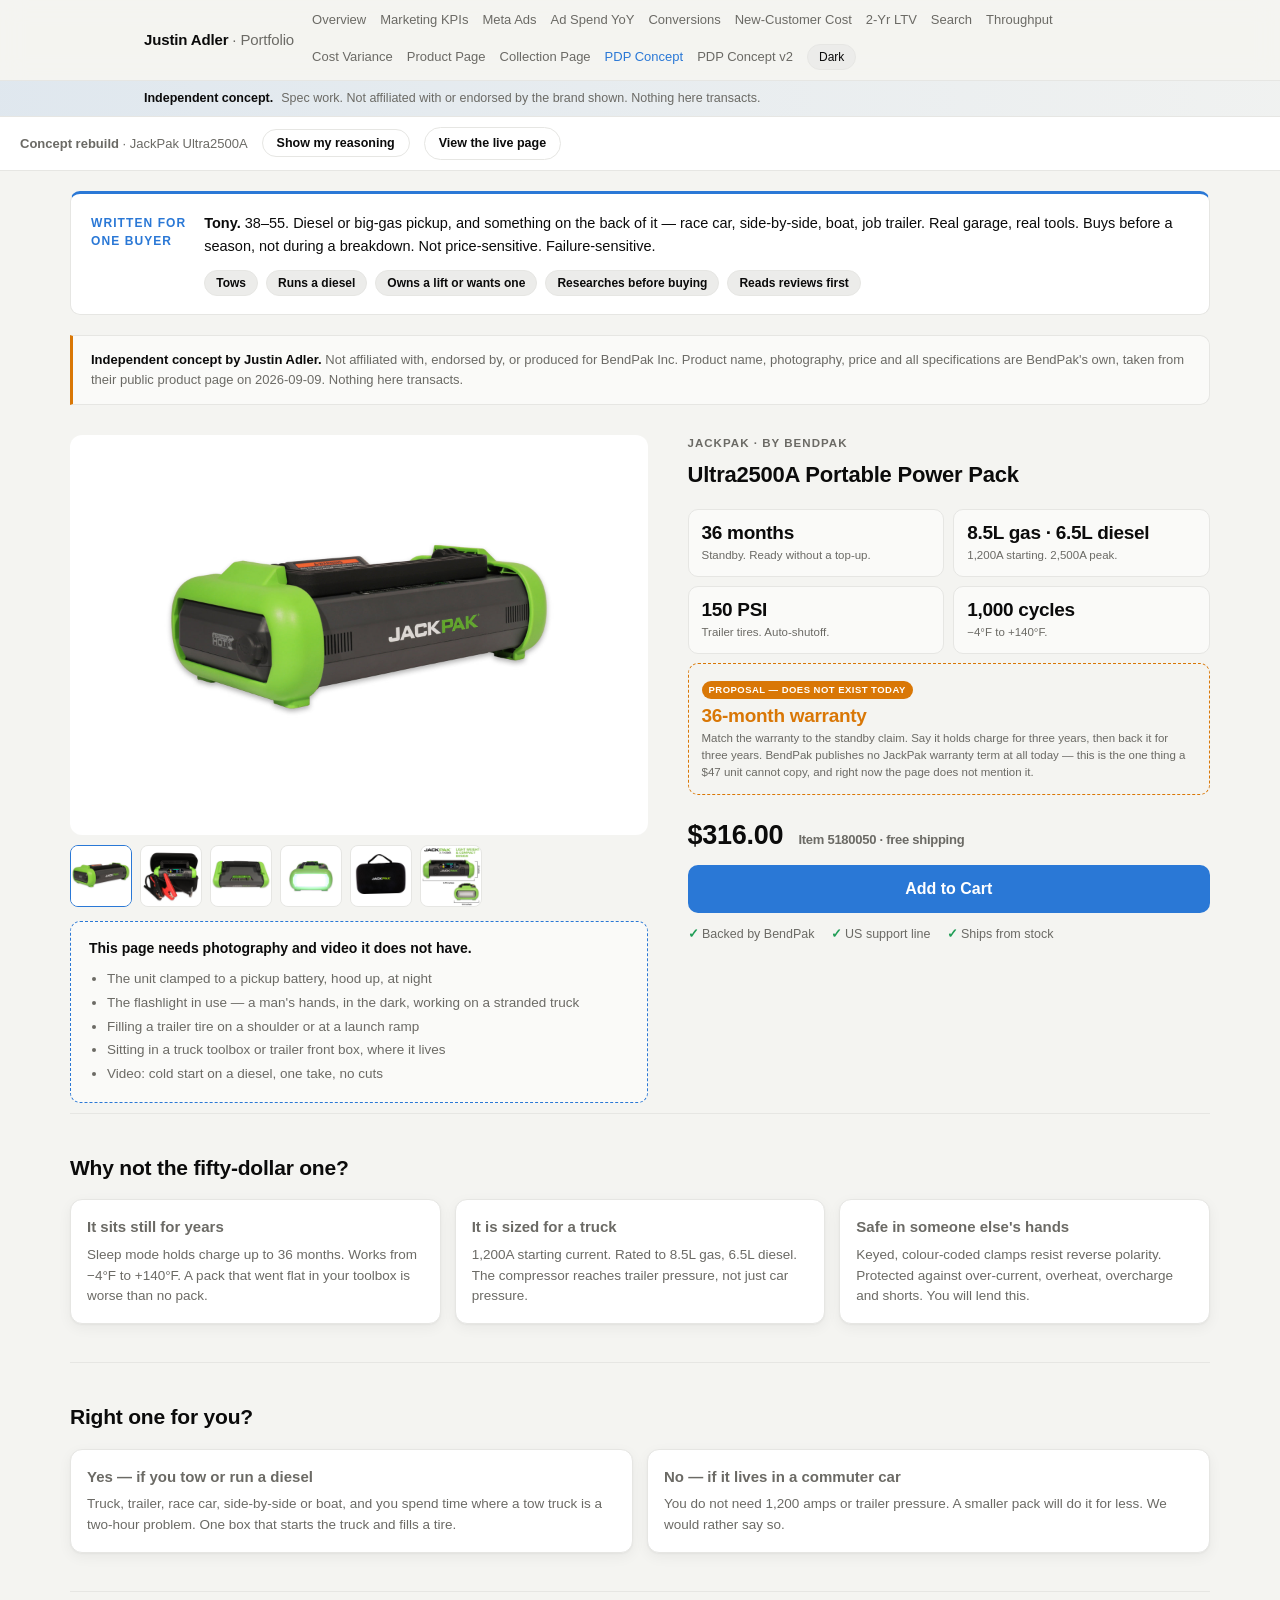
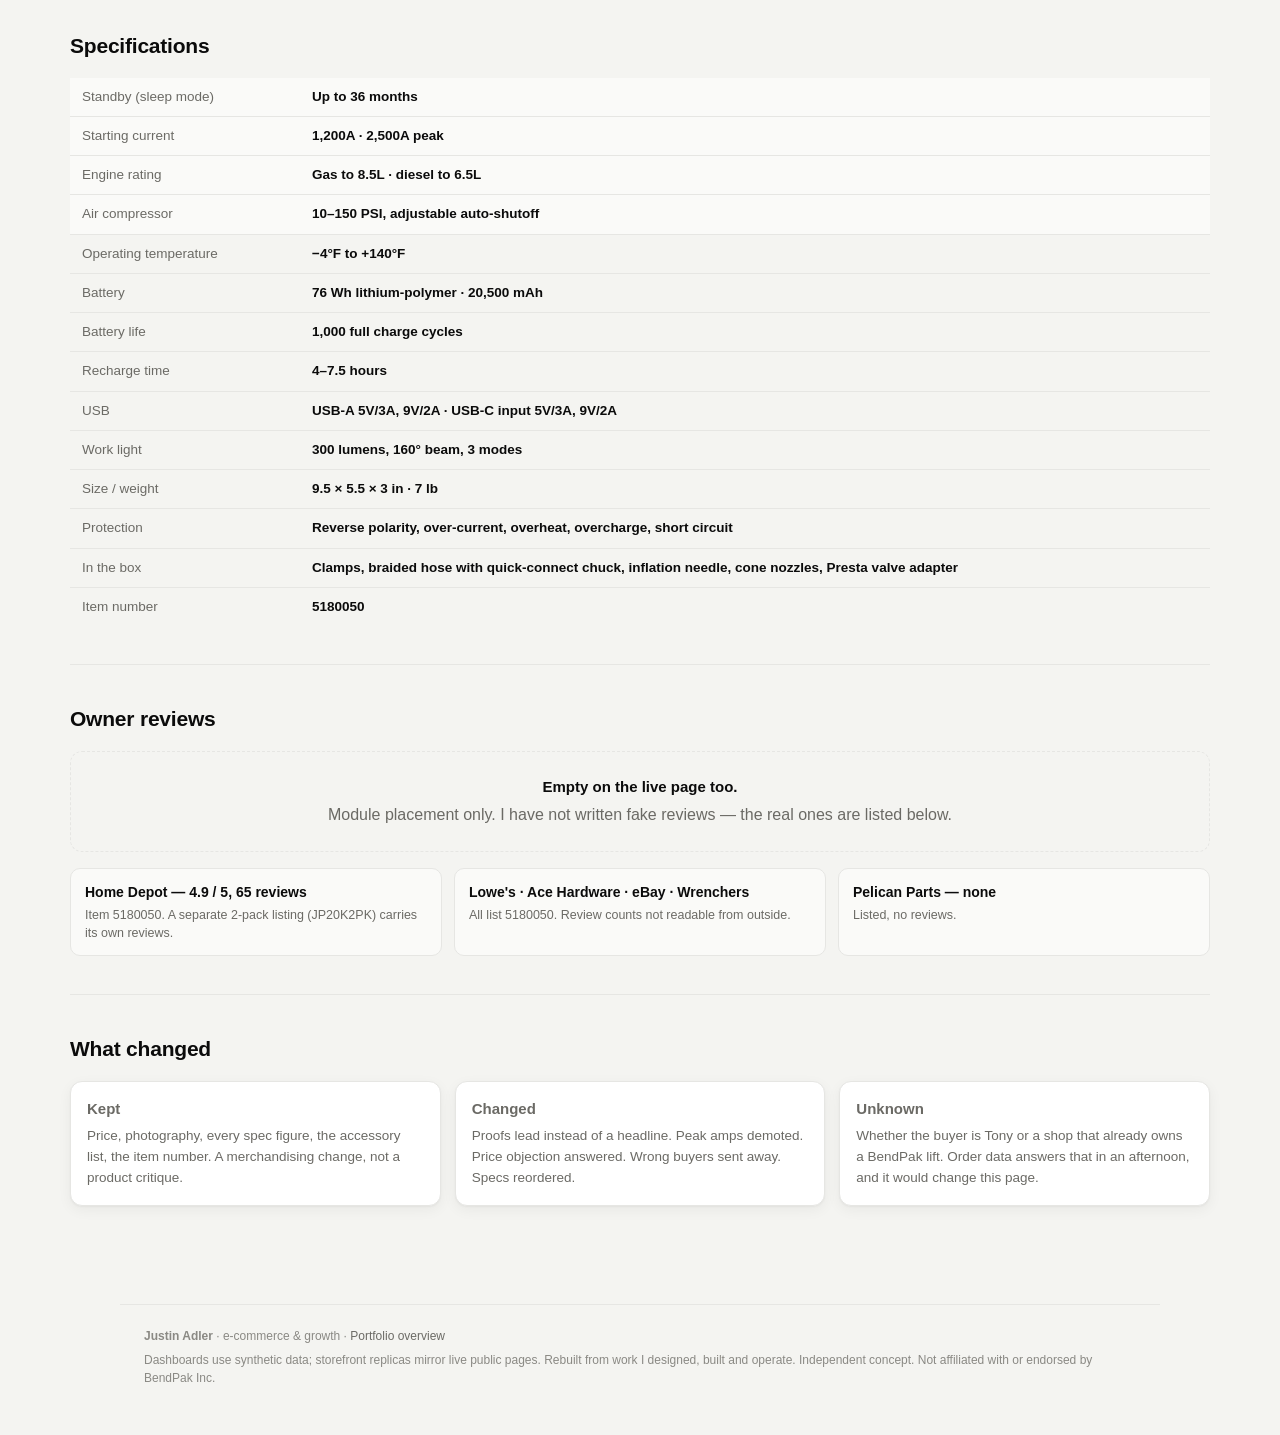
<file: jackpak-concept.html>
<!DOCTYPE html>
<html lang="en">
<head>
<meta charset="utf-8">
<meta name="viewport" content="width=device-width, initial-scale=1">
<meta name="robots" content="noindex,nofollow">
<title>JackPak Ultra2500A — product page concept · Justin Adler</title>
<link rel="stylesheet" href="assets/portfolio.css">
<style>
  .jp-wrap{max-width:1180px;margin:0 auto;padding:0 20px 60px}

  .jp-anno{position:relative}
  body.anno-on .jp-anno{outline:1.5px dashed var(--accent);outline-offset:6px;border-radius:6px}
  .jp-tag{display:none;position:absolute;top:-11px;left:10px;z-index:5;background:var(--accent);
    color:#fff;font-size:10.5px;font-weight:700;letter-spacing:.04em;text-transform:uppercase;
    padding:2px 8px;border-radius:20px;white-space:nowrap}
  body.anno-on .jp-tag{display:inline-block}
  .jp-why{display:none;margin:14px 0 0;padding:11px 14px;border-left:3px solid var(--accent);
    background:var(--card-alt);border-radius:0 8px 8px 0;font-size:13px;line-height:1.5;color:var(--muted)}
  body.anno-on .jp-why{display:block}
  .jp-why b{color:var(--fg)}

  .jp-toolbar{position:sticky;top:0;z-index:40;background:var(--card);border-bottom:1px solid var(--line);
    padding:10px 20px;display:flex;gap:14px;align-items:center;flex-wrap:wrap}
  .jp-toolbar .t{font-size:13px;color:var(--muted)}
  .jp-btn{border:1px solid var(--line);background:var(--card);color:var(--fg);border-radius:20px;
    padding:6px 14px;font-size:12.5px;font-weight:600;cursor:pointer}
  .jp-btn[aria-pressed="true"]{background:var(--accent);border-color:var(--accent);color:#fff}

  /* persona banner */
  .jp-persona{display:grid;grid-template-columns:auto 1fr;gap:18px;align-items:start;
    background:var(--card);border:1px solid var(--line);border-top:3px solid var(--accent);
    border-radius:10px;padding:18px 20px;margin:20px 0 4px}
  .jp-persona .who{font-size:12px;font-weight:800;letter-spacing:.09em;text-transform:uppercase;
    color:var(--accent);white-space:nowrap;padding-top:2px}
  .jp-persona p{margin:0;font-size:14.5px;line-height:1.6}
  .jp-persona .traits{display:flex;gap:8px;flex-wrap:wrap;margin-top:12px}
  .jp-persona .traits span{background:var(--chip);border:1px solid var(--line);border-radius:20px;
    padding:3px 11px;font-size:12px;font-weight:600}
  @media(max-width:760px){.jp-persona{grid-template-columns:1fr;gap:8px}}

  .jp-hero{display:grid;grid-template-columns:1.05fr .95fr;gap:40px;padding:30px 0 10px}
  @media(max-width:900px){.jp-hero{grid-template-columns:1fr;gap:22px}}
  .jp-gal img{width:100%;max-height:400px;object-fit:contain;border-radius:12px;background:#fff;display:block}
  .jp-thumbs{display:flex;gap:8px;margin-top:10px;flex-wrap:wrap}
  .jp-thumbs img{width:62px;height:62px;object-fit:cover;border-radius:8px;background:#fff;
    border:1.5px solid var(--line);cursor:pointer}
  .jp-thumbs img.sel{border-color:var(--accent)}

  .jp-shotlist{border:1.5px dashed var(--accent);border-radius:10px;padding:16px 18px;margin-top:14px;
    background:var(--card-alt)}
  .jp-shotlist b{display:block;font-size:14px;margin-bottom:8px}
  .jp-shotlist ul{margin:0;padding-left:18px;font-size:13.5px;line-height:1.75;color:var(--muted)}

  .jp-eyebrow{font-size:11.5px;font-weight:700;letter-spacing:.09em;text-transform:uppercase;color:var(--muted)}
  .jp-name{font-size:22px;font-weight:700;margin:5px 0 18px;letter-spacing:-.01em}

  .jp-proof{display:grid;grid-template-columns:repeat(2,1fr);gap:9px}
  .jp-proof div{background:var(--card-alt);border:1px solid var(--line);border-radius:10px;padding:12px 13px}
  .jp-proof b{display:block;font-size:19px;font-weight:800;letter-spacing:-.015em;line-height:1.15}
  .jp-proof span{font-size:11.5px;color:var(--muted);display:block;margin-top:3px}
  .jp-proof .prop{border-style:dashed;border-color:var(--warn);background:transparent}
  .jp-proof .prop b{color:var(--warn)}
  .jp-proof .prop .flag{display:inline-block;background:var(--warn);color:#fff;font-size:9.5px;
    font-weight:800;letter-spacing:.05em;text-transform:uppercase;padding:2px 7px;border-radius:20px;
    margin-bottom:6px}
  .jp-imported{display:grid;grid-template-columns:repeat(3,1fr);gap:12px;margin-top:16px}
  @media(max-width:820px){.jp-imported{grid-template-columns:1fr}}
  .jp-imported div{background:var(--card-alt);border:1px solid var(--line);border-radius:10px;padding:13px 14px}
  .jp-imported b{display:block;font-size:14px}
  .jp-imported span{font-size:12.5px;color:var(--muted);display:block;margin-top:3px;line-height:1.45}

  .jp-price{font-size:27px;font-weight:800;letter-spacing:-.01em;margin-top:20px}
  .jp-price small{font-size:13px;font-weight:600;color:var(--muted);margin-left:8px}
  .jp-cta{display:block;width:100%;background:var(--accent);color:#fff;border:0;border-radius:10px;
    padding:15px;font-size:16px;font-weight:700;cursor:default;margin-top:10px}
  .jp-reassure{display:flex;gap:16px;flex-wrap:wrap;margin-top:12px;font-size:12.5px;color:var(--muted)}
  .jp-reassure span::before{content:"✓ ";color:var(--good);font-weight:700}

  .jp-sec{padding:38px 0;border-top:1px solid var(--line)}
  .jp-sec h2{font-size:21px;font-weight:800;letter-spacing:-.01em;margin:0 0 16px}

  .jp-fit{display:grid;grid-template-columns:repeat(3,1fr);gap:14px}
  @media(max-width:820px){.jp-fit{grid-template-columns:1fr}.jp-proof{grid-template-columns:1fr}}
  .jp-fit .card{padding:16px}
  .jp-fit h3{font-size:15px;margin:0 0 6px;font-weight:700}
  .jp-fit p{margin:0;font-size:13.5px;line-height:1.55;color:var(--muted)}

  .jp-spec{width:100%;border-collapse:collapse;font-size:13.5px}
  .jp-spec td{padding:9px 12px;border-bottom:1px solid var(--line);vertical-align:top}
  .jp-spec td:first-child{color:var(--muted);width:230px}
  .jp-spec td:last-child{font-weight:600}
  .jp-spec tr.hi td{background:var(--card-alt)}

  .jp-empty{border:1.5px dashed var(--line);border-radius:12px;padding:24px;text-align:center;color:var(--muted)}
  .jp-empty b{display:block;color:var(--fg);font-size:15px;margin-bottom:5px}

  .jp-disc{background:var(--card-alt);border:1px solid var(--line);border-left:3px solid var(--warn);
    border-radius:0 10px 10px 0;padding:14px 18px;margin:20px 0 0;font-size:13px;line-height:1.55;color:var(--muted)}
  .jp-disc b{color:var(--fg)}
</style>
</head>
<body>

<div class="jp-toolbar">
  <span class="t"><strong>Concept rebuild</strong> · JackPak Ultra2500A</span>
  <button class="jp-btn" id="annoBtn" aria-pressed="false" onclick="toggleAnno()">Show my reasoning</button>
  <a class="jp-btn" style="text-decoration:none" href="https://www.bendpak.com/garage-essentials/portable-power-packs/ultra2500a-jackpak-4-in-1-jump-starter-air-compressor-5180050-bendpak" target="_blank" rel="noopener">View the live page</a>
</div>

<div class="jp-wrap">

  <!-- ══ WHO THIS PAGE IS FOR ══════════════════════════════════════════ -->
  <div class="jp-persona">
    <div class="who">Written for<br>one buyer</div>
    <div>
      <p><b>Tony.</b> 38–55. Diesel or big-gas pickup, and something on the back of it — race car,
        side-by-side, boat, job trailer. Real garage, real tools. Buys before a season, not during a
        breakdown. Not price-sensitive. Failure-sensitive.</p>
      <div class="traits">
        <span>Tows</span><span>Runs a diesel</span><span>Owns a lift or wants one</span>
        <span>Researches before buying</span><span>Reads reviews first</span>
      </div>
    </div>
  </div>

  <div class="jp-disc">
    <b>Independent concept by Justin Adler.</b> Not affiliated with, endorsed by, or produced for
    BendPak Inc. Product name, photography, price and all specifications are BendPak's own, taken
    from their public product page on 2026-09-09. Nothing here transacts.
  </div>

  <!-- ══ HERO ══════════════════════════════════════════════════════════ -->
  <div class="jp-hero">
    <div class="jp-gal jp-anno">
      <span class="jp-tag">Needs a photoshoot</span>
      <img id="mainImg" src="assets/img/jackpak-1.jpg" alt="JackPak Ultra2500A portable jump starter with air compressor">
      <div class="jp-thumbs" id="thumbs"></div>

      <div class="jp-shotlist">
        <b>This page needs photography and video it does not have.</b>
        <ul>
          <li>The unit clamped to a pickup battery, hood up, at night</li>
          <li>The flashlight in use — a man's hands, in the dark, working on a stranded truck</li>
          <li>Filling a trailer tire on a shoulder or at a launch ramp</li>
          <li>Sitting in a truck toolbox or trailer front box, where it lives</li>
          <li>Video: cold start on a diesel, one take, no cuts</li>
        </ul>
      </div>

      <div class="jp-why"><b>All 14 images on the live page are the unit on white.</b> No video. A
        buyer choosing between this and a $47 unit is comparing situations, not objects. This is the
        one thing on this page I could not fix from outside — it needs a camera and a truck.</div>
    </div>

    <div>
      <div class="jp-anno">
        <span class="jp-tag">Proofs first, no headline</span>
        <div class="jp-eyebrow">JackPak · by BendPak</div>
        <div class="jp-name">Ultra2500A Portable Power Pack</div>

        <div class="jp-proof">
          <div><b>36 months</b><span>Standby. Ready without a top-up.</span></div>
          <div><b>8.5L gas · 6.5L diesel</b><span>1,200A starting. 2,500A peak.</span></div>
          <div><b>150 PSI</b><span>Trailer tires. Auto-shutoff.</span></div>
          <div><b>1,000 cycles</b><span>−4°F to +140°F.</span></div>
          <div class="prop" style="grid-column:1/-1">
            <span class="flag">Proposal — does not exist today</span>
            <b>36-month warranty</b>
            <span>Match the warranty to the standby claim. Say it holds charge for three years, then
            back it for three years. BendPak publishes no JackPak warranty term at all today — this
            is the one thing a $47 unit cannot copy, and right now the page does not mention it.</span></div>
        </div>

        <div class="jp-why"><b>No headline sentence.</b> Tony scans, he does not read. Five numbers
          answer his five questions faster than any sentence can. The live page leads with the SKU
          and "4-in-1," which every competitor also says.
          <b>Peak amps is not the lead</b> — rivals advertise 6,000A and 10,000A, so 2,500A loses that
          fight. Starting current is the honest number.</div>
      </div>

      <div class="jp-anno" style="margin-top:6px">
        <span class="jp-tag">Price needs backup</span>
        <div class="jp-price">$316.00 <small>Item 5180050 · free shipping</small></div>
        <button class="jp-cta">Add to Cart</button>
        <div class="jp-reassure"><span>Backed by BendPak</span><span>US support line</span><span>Ships from stock</span></div>
        <div class="jp-why">Category median is about $81. Every spec above is matched or beaten by
          something under $135. <b>BendPak is the only thing here a cheaper unit cannot copy</b> — so
          the brand, the support line and the warranty have to be on the page, not buried in a footer
          link.</div>
      </div>
    </div>
  </div>

  <!-- ══ THE PRICE QUESTION ════════════════════════════════════════════ -->
  <div class="jp-sec jp-anno">
    <span class="jp-tag">Answer it, don't dodge it</span>
    <h2>Why not the fifty-dollar one?</h2>
    <div class="jp-fit">
      <div class="card">
        <h3>It sits still for years</h3>
        <p>Sleep mode holds charge up to 36 months. Works from −4°F to +140°F. A pack that went flat
          in your toolbox is worse than no pack.</p>
      </div>
      <div class="card">
        <h3>It is sized for a truck</h3>
        <p>1,200A starting current. Rated to 8.5L gas, 6.5L diesel. The compressor reaches trailer
          pressure, not just car pressure.</p>
      </div>
      <div class="card">
        <h3>Safe in someone else's hands</h3>
        <p>Keyed, colour-coded clamps resist reverse polarity. Protected against over-current,
          overheat, overcharge and shorts. You will lend this.</p>
      </div>
    </div>
    <div class="jp-why">The price objection is the biggest thing between this product and a sale, and
      the live page never mentions it. Every claim in these three cards is BendPak's own spec.</div>
  </div>

  <!-- ══ FIT ═══════════════════════════════════════════════════════════ -->
  <div class="jp-sec jp-anno">
    <span class="jp-tag">Send the wrong buyer away</span>
    <h2>Right one for you?</h2>
    <div class="jp-fit" style="grid-template-columns:1fr 1fr">
      <div class="card">
        <h3>Yes — if you tow or run a diesel</h3>
        <p>Truck, trailer, race car, side-by-side or boat, and you spend time where a tow truck is a
          two-hour problem. One box that starts the truck and fills a tire.</p>
      </div>
      <div class="card">
        <h3>No — if it lives in a commuter car</h3>
        <p>You do not need 1,200 amps or trailer pressure. A smaller pack will do it for less. We
          would rather say so.</p>
      </div>
    </div>
    <div class="jp-why">Disqualifying buyers builds more trust than claiming the product suits
      everyone. It also reframes the price: not an expensive small pack, a correctly priced big one.</div>
  </div>

  <!-- ══ SPECS ═════════════════════════════════════════════════════════ -->
  <div class="jp-sec jp-anno">
    <span class="jp-tag">Reordered, not rewritten</span>
    <h2>Specifications</h2>
    <table class="jp-spec">
      <tr class="hi"><td>Standby (sleep mode)</td><td>Up to 36 months</td></tr>
      <tr class="hi"><td>Starting current</td><td>1,200A · 2,500A peak</td></tr>
      <tr class="hi"><td>Engine rating</td><td>Gas to 8.5L · diesel to 6.5L</td></tr>
      <tr class="hi"><td>Air compressor</td><td>10–150 PSI, adjustable auto-shutoff</td></tr>
      <tr><td>Operating temperature</td><td>−4°F to +140°F</td></tr>
      <tr><td>Battery</td><td>76 Wh lithium-polymer · 20,500 mAh</td></tr>
      <tr><td>Battery life</td><td>1,000 full charge cycles</td></tr>
      <tr><td>Recharge time</td><td>4–7.5 hours</td></tr>
      <tr><td>USB</td><td>USB-A 5V/3A, 9V/2A · USB-C input 5V/3A, 9V/2A</td></tr>
      <tr><td>Work light</td><td>300 lumens, 160° beam, 3 modes</td></tr>
      <tr><td>Size / weight</td><td>9.5 × 5.5 × 3 in · 7 lb</td></tr>
      <tr><td>Protection</td><td>Reverse polarity, over-current, overheat, overcharge, short circuit</td></tr>
      <tr><td>In the box</td><td>Clamps, braided hose with quick-connect chuck, inflation needle,
        cone nozzles, Presta valve adapter</td></tr>
      <tr><td>Item number</td><td>5180050</td></tr>
    </table>
    <div class="jp-why">Same figures, different order. The four that decide the purchase move to the
      top. <b>The Presta adapter stays in the box list and stays out of the copy</b> — bike valves and
      cone nozzles are real, but leading with them undercuts a $316 tool aimed at a man with a
      trailer.</div>
  </div>

  <!-- ══ REVIEWS ═══════════════════════════════════════════════════════ -->
  <div class="jp-sec jp-anno">
    <span class="jp-tag">Left empty on purpose</span>
    <h2>Owner reviews</h2>
    <div class="jp-empty">
      <b>Empty on the live page too.</b>
      Module placement only. I have not written fake reviews — the real ones are listed below.
    </div>

    <div class="jp-imported">
      <div><b>Home Depot — 4.9 / 5, 65 reviews</b><span>Item 5180050. A separate 2-pack listing
        (JP20K2PK) carries its own reviews.</span></div>
      <div><b>Lowe's · Ace Hardware · eBay · Wrenchers</b><span>All list 5180050. Review counts not
        readable from outside.</span></div>
      <div><b>Pelican Parts — none</b><span>Listed, no reviews.</span></div>
    </div>

    <div class="jp-why"><b>The reviews already exist. They are on other people's sites.</b> Home
      Depot shows <b>4.9 out of 5 from 65 reviews</b> on this exact item number, and there is a second
      review pool on the 2-pack listing. Judge.me is already installed on the live BendPak page, but
      it holds nothing and the structured data has no <code>aggregateRating</code>.
      <b>Syndicate or import them.</b> A 4.9 next to $316 changes the page more than any copy on it.
      <i>(The 65 came from a search result, not a direct read — Home Depot blocks automated requests.
      Confirm it in a browser before quoting it to anyone.)</i></div>
  </div>

  <!-- ══ SUMMARY ═══════════════════════════════════════════════════════ -->
  <div class="jp-sec">
    <h2>What changed</h2>
    <div class="jp-fit">
      <div class="card">
        <h3>Kept</h3>
        <p>Price, photography, every spec figure, the accessory list, the item number. A
          merchandising change, not a product critique.</p>
      </div>
      <div class="card">
        <h3>Changed</h3>
        <p>Proofs lead instead of a headline. Peak amps demoted. Price objection answered. Wrong
          buyers sent away. Specs reordered.</p>
      </div>
      <div class="card">
        <h3>Unknown</h3>
        <p>Whether the buyer is Tony or a shop that already owns a BendPak lift. Order data answers
          that in an afternoon, and it would change this page.</p>
      </div>
    </div>
  </div>

</div>

<script src="assets/portfolio.js"></script>
<script>
(function(){
  var IMGS = ['jackpak-1.jpg','jackpak-0.jpg','jackpak-8.jpg','jackpak-5.jpg','jackpak-2.jpg','jackpak-9.jpg'];
  var t = document.getElementById('thumbs');
  IMGS.forEach(function(f,i){
    var im = document.createElement('img');
    im.src = 'assets/img/' + f;
    im.alt = 'JackPak Ultra2500A view ' + (i+1);
    if (i === 0) im.className = 'sel';
    im.onclick = function(){
      document.getElementById('mainImg').src = im.src;
      t.querySelectorAll('img').forEach(function(o){ o.className = ''; });
      im.className = 'sel';
    };
    t.appendChild(im);
  });
  PF.chrome('jackpak-concept.html');
  PF.foot('Independent concept. Not affiliated with or endorsed by BendPak Inc.');
})();
function toggleAnno(){
  var on = document.body.classList.toggle('anno-on');
  var b = document.getElementById('annoBtn');
  b.setAttribute('aria-pressed', on ? 'true' : 'false');
  b.textContent = on ? 'Hide my reasoning' : 'Show my reasoning';
}
</script>
</body>
</html>
</file>
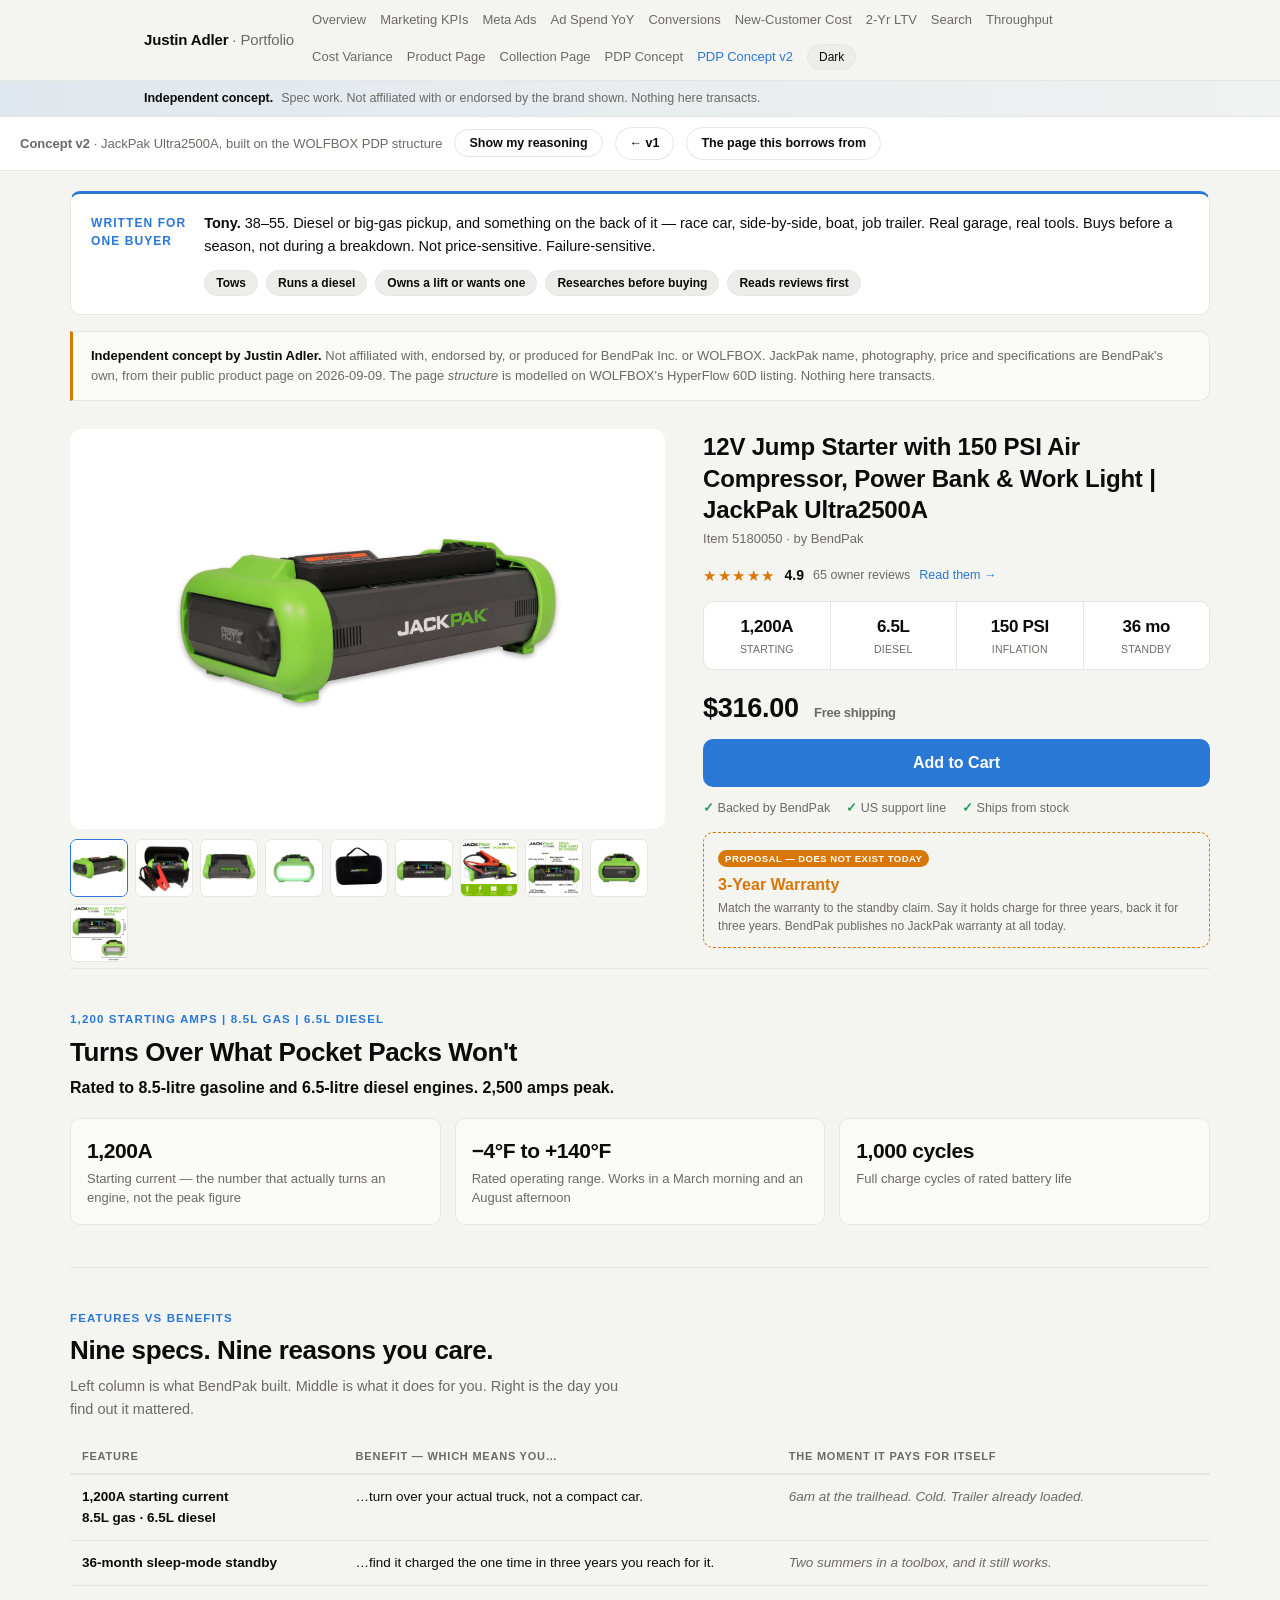
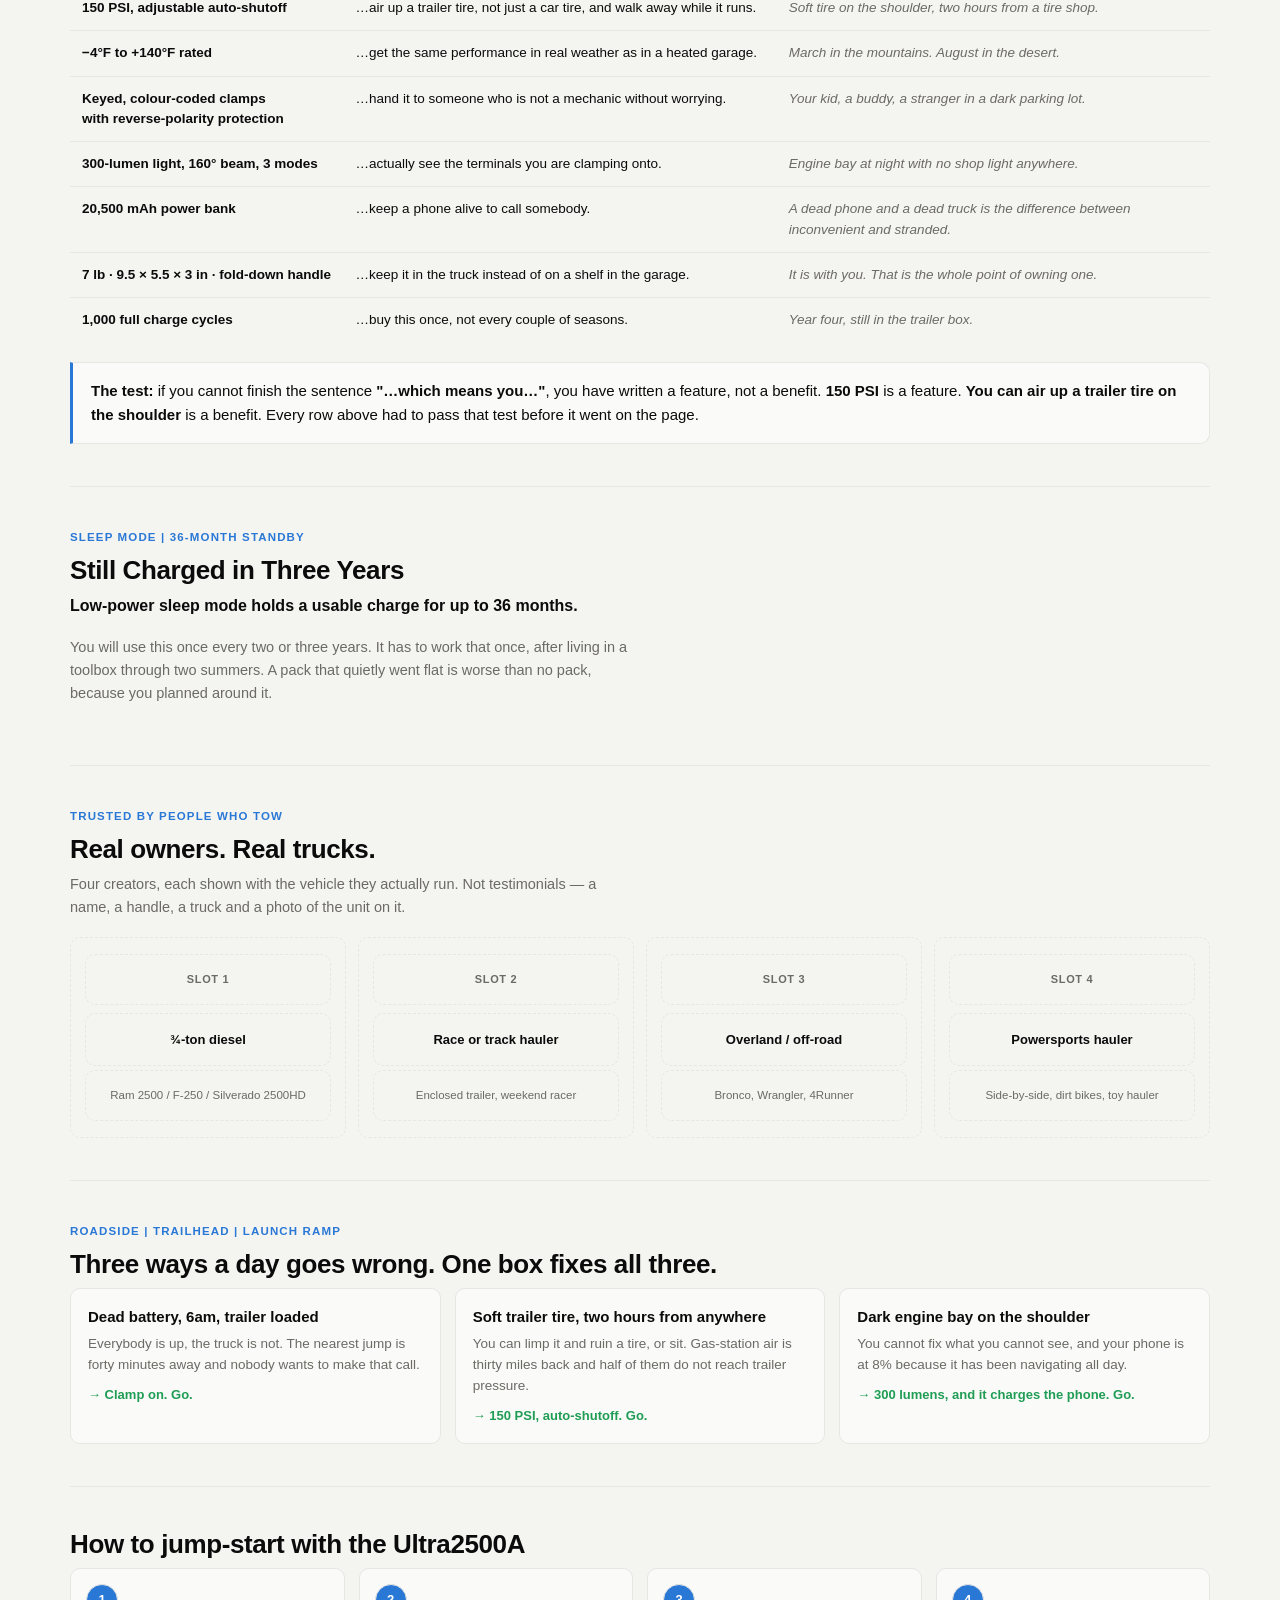
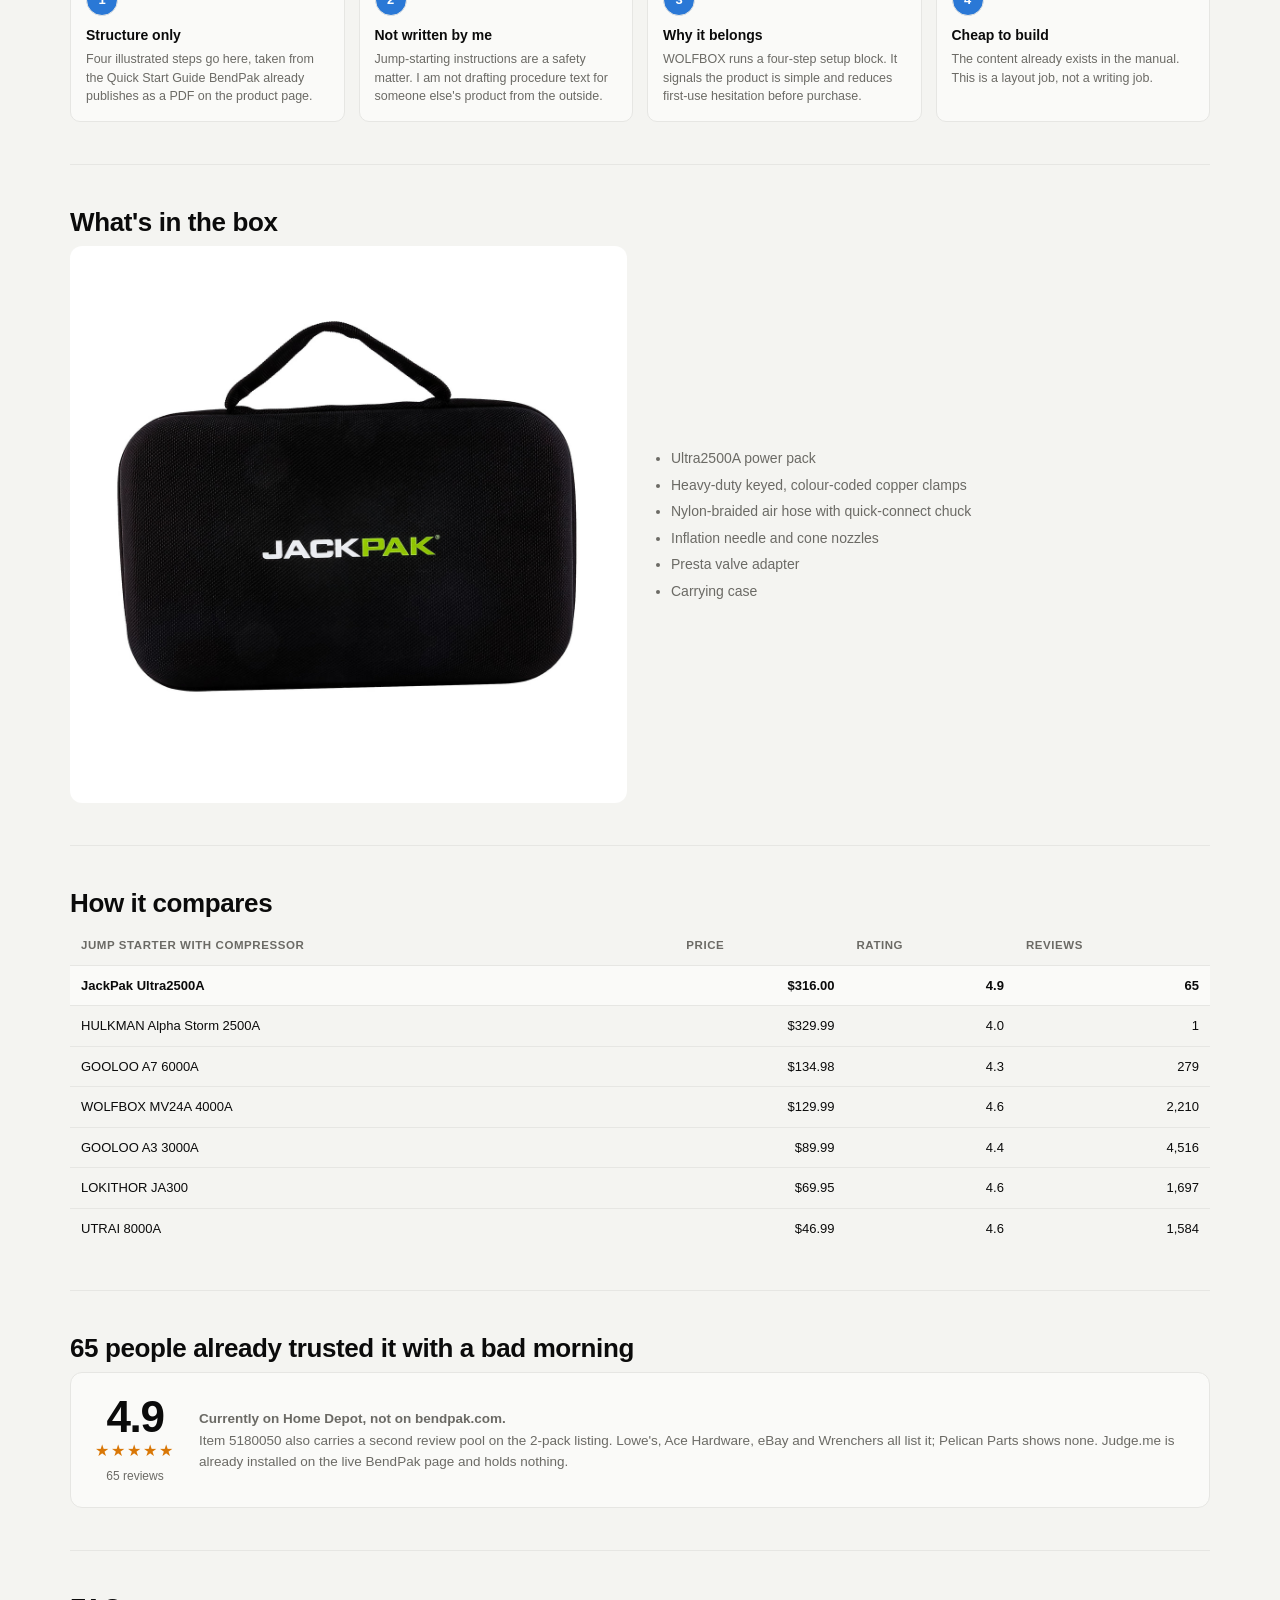
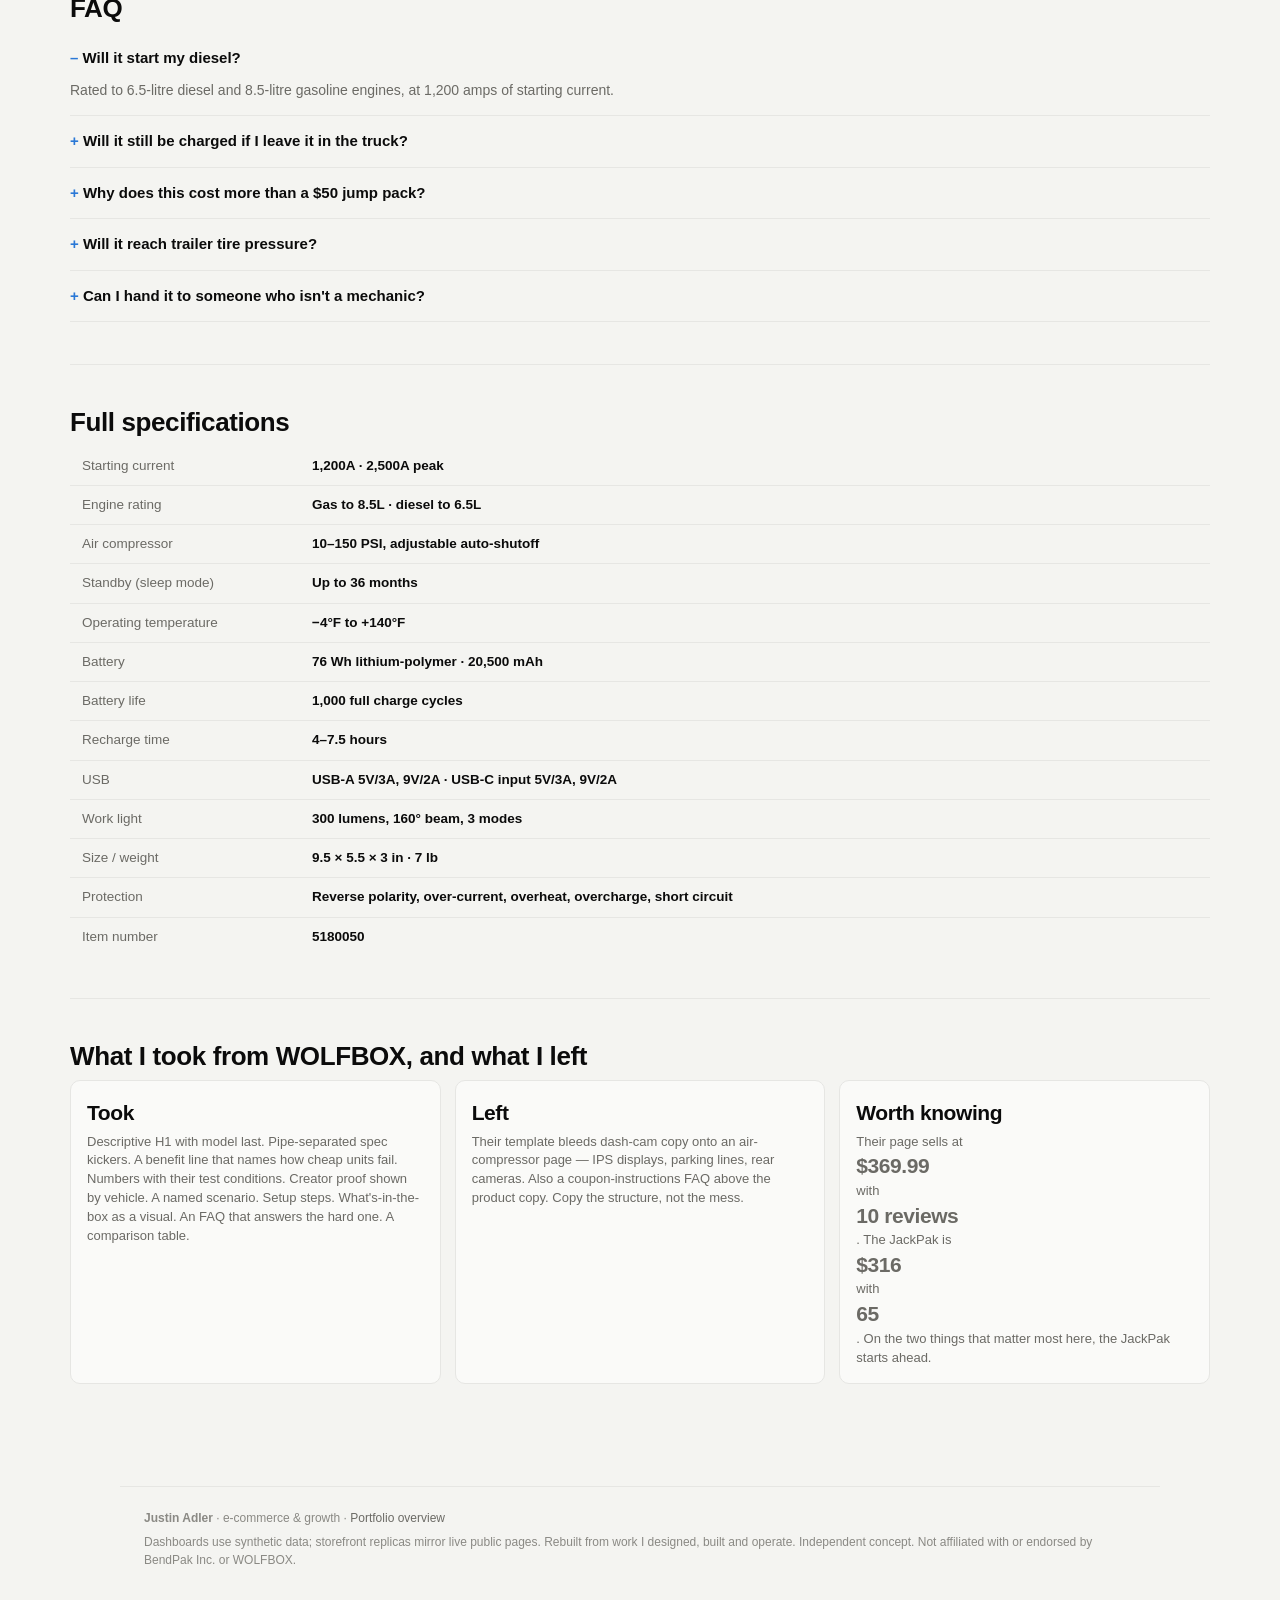
<file: jackpak-v2.html>
<!DOCTYPE html>
<html lang="en">
<head>
<meta charset="utf-8">
<meta name="viewport" content="width=device-width, initial-scale=1">
<meta name="robots" content="noindex,nofollow">
<title>JackPak Ultra2500A — PDP concept v2 · Justin Adler</title>
<link rel="stylesheet" href="assets/portfolio.css">
<style>
  .v2{max-width:1180px;margin:0 auto;padding:0 20px 60px}

  .jp-anno{position:relative}
  body.anno-on .jp-anno{outline:1.5px dashed var(--accent);outline-offset:8px;border-radius:6px}
  .jp-tag{display:none;position:absolute;top:-11px;left:10px;z-index:5;background:var(--accent);
    color:#fff;font-size:10.5px;font-weight:700;letter-spacing:.04em;text-transform:uppercase;
    padding:2px 8px;border-radius:20px;white-space:nowrap}
  body.anno-on .jp-tag{display:inline-block}
  .jp-why{display:none;margin:14px 0 0;padding:11px 14px;border-left:3px solid var(--accent);
    background:var(--card-alt);border-radius:0 8px 8px 0;font-size:13px;line-height:1.5;color:var(--muted)}
  body.anno-on .jp-why{display:block}
  .jp-why b{color:var(--fg)}

  .jp-toolbar{position:sticky;top:0;z-index:40;background:var(--card);border-bottom:1px solid var(--line);
    padding:10px 20px;display:flex;gap:12px;align-items:center;flex-wrap:wrap}
  .jp-toolbar .t{font-size:13px;color:var(--muted)}
  .jp-btn{border:1px solid var(--line);background:var(--card);color:var(--fg);border-radius:20px;
    padding:6px 14px;font-size:12.5px;font-weight:600;cursor:pointer;text-decoration:none}
  .jp-btn[aria-pressed="true"]{background:var(--accent);border-color:var(--accent);color:#fff}

  .jp-persona{display:grid;grid-template-columns:auto 1fr;gap:18px;align-items:start;
    background:var(--card);border:1px solid var(--line);border-top:3px solid var(--accent);
    border-radius:10px;padding:18px 20px;margin:20px 0 0}
  .jp-persona .who{font-size:12px;font-weight:800;letter-spacing:.09em;text-transform:uppercase;
    color:var(--accent);white-space:nowrap;padding-top:2px}
  .jp-persona p{margin:0;font-size:14.5px;line-height:1.6}
  .jp-persona .traits{display:flex;gap:8px;flex-wrap:wrap;margin-top:12px}
  .jp-persona .traits span{background:var(--chip);border:1px solid var(--line);border-radius:20px;
    padding:3px 11px;font-size:12px;font-weight:600}
  @media(max-width:760px){.jp-persona{grid-template-columns:1fr;gap:8px}}

  .jp-disc{background:var(--card-alt);border:1px solid var(--line);border-left:3px solid var(--warn);
    border-radius:0 10px 10px 0;padding:14px 18px;margin:16px 0 0;font-size:13px;line-height:1.55;color:var(--muted)}
  .jp-disc b{color:var(--fg)}

  /* hero */
  .v2-hero{display:grid;grid-template-columns:1.08fr .92fr;gap:38px;padding:28px 0 6px}
  @media(max-width:920px){.v2-hero{grid-template-columns:1fr;gap:20px}}
  .v2-gal img{width:100%;max-height:400px;object-fit:contain;border-radius:12px;background:#fff;display:block}
  .v2-thumbs{display:flex;gap:7px;margin-top:10px;flex-wrap:wrap}
  .v2-thumbs img{width:58px;height:58px;object-fit:cover;border-radius:7px;background:#fff;
    border:1.5px solid var(--line);cursor:pointer}
  .v2-thumbs img.sel{border-color:var(--accent)}

  .v2-h1{font-size:24px;line-height:1.3;font-weight:700;margin:2px 0 4px;letter-spacing:-.008em}
  .v2-h1 .mdl{font-weight:800}
  .v2-sub{font-size:13px;color:var(--muted);margin:0 0 16px}

  .v2-strip{display:grid;grid-template-columns:repeat(4,1fr);gap:1px;background:var(--line);
    border:1px solid var(--line);border-radius:10px;overflow:hidden;margin-bottom:16px}
  .v2-strip div{background:var(--card);padding:12px 10px;text-align:center}
  .v2-strip b{display:block;font-size:17px;font-weight:800;letter-spacing:-.02em}
  .v2-strip span{font-size:10.5px;color:var(--muted);display:block;margin-top:2px;letter-spacing:.02em;text-transform:uppercase}
  @media(max-width:560px){.v2-strip{grid-template-columns:repeat(2,1fr)}}

  .v2-price{font-size:27px;font-weight:800;letter-spacing:-.01em}
  .v2-price small{font-size:13px;font-weight:600;color:var(--muted);margin-left:8px}
  .v2-cta{display:block;width:100%;background:var(--accent);color:#fff;border:0;border-radius:10px;
    padding:15px;font-size:16px;font-weight:700;cursor:default;margin-top:10px}
  .v2-reassure{display:flex;gap:16px;flex-wrap:wrap;margin-top:12px;font-size:12.5px;color:var(--muted)}
  .v2-reassure span::before{content:"✓ ";color:var(--good);font-weight:700}
  .v2-warr{border:1.5px dashed var(--warn);border-radius:10px;padding:12px 14px;margin-top:14px}
  .v2-warr .flag{display:inline-block;background:var(--warn);color:#fff;font-size:9.5px;font-weight:800;
    letter-spacing:.05em;text-transform:uppercase;padding:2px 7px;border-radius:20px;margin-bottom:6px}
  .v2-warr b{display:block;font-size:16px;font-weight:800;color:var(--warn)}
  .v2-warr span{font-size:12px;color:var(--muted);display:block;margin-top:3px;line-height:1.45}

  /* wolfbox-pattern sections */
  .v2-band{border-top:1px solid var(--line);padding:42px 0}
  .v2-kicker{font-size:11.5px;font-weight:800;letter-spacing:.1em;text-transform:uppercase;color:var(--accent);margin-bottom:8px}
  .v2-band h2{font-size:26px;font-weight:800;letter-spacing:-.015em;margin:0 0 8px;line-height:1.2}
  .v2-band .claim{font-size:16px;font-weight:600;color:var(--fg);margin:0 0 18px}
  .v2-band p.body{font-size:14.5px;line-height:1.6;color:var(--muted);max-width:70ch;margin:0 0 18px}

  .v2-nums{display:grid;grid-template-columns:repeat(3,1fr);gap:14px}
  @media(max-width:820px){.v2-nums{grid-template-columns:1fr}}
  .v2-nums div{background:var(--card-alt);border:1px solid var(--line);border-radius:10px;padding:16px}
  .v2-nums b{display:block;font-size:21px;font-weight:800;letter-spacing:-.02em}
  .v2-nums span{font-size:13px;color:var(--muted);display:block;margin-top:4px;line-height:1.45}

  .v2-creators{display:grid;grid-template-columns:repeat(4,1fr);gap:12px}
  @media(max-width:900px){.v2-creators{grid-template-columns:repeat(2,1fr)}}
  .v2-creators div{border:1.5px dashed var(--line);border-radius:10px;padding:16px 14px;text-align:center}
  .v2-creators .slot{font-size:11px;font-weight:800;letter-spacing:.06em;text-transform:uppercase;color:var(--muted)}
  .v2-creators .veh{font-size:13px;font-weight:700;margin-top:8px}
  .v2-creators .note{font-size:11.5px;color:var(--muted);margin-top:4px}

  .v2-steps{display:grid;grid-template-columns:repeat(4,1fr);gap:14px}
  @media(max-width:900px){.v2-steps{grid-template-columns:repeat(2,1fr)}}
  .v2-steps div{background:var(--card-alt);border:1px solid var(--line);border-radius:10px;padding:15px}
  .v2-steps .n{width:24px;height:24px;border-radius:50%;background:var(--accent);color:#fff;
    display:flex;align-items:center;justify-content:center;font-size:13px;font-weight:800;margin-bottom:9px}
  .v2-steps b{display:block;font-size:14px;margin-bottom:4px}
  .v2-steps p{margin:0;font-size:12.5px;line-height:1.5;color:var(--muted)}

  .v2-box{display:grid;grid-template-columns:1fr 1fr;gap:26px;align-items:center}
  @media(max-width:820px){.v2-box{grid-template-columns:1fr}}
  .v2-box img{width:100%;border-radius:12px;background:#fff}
  .v2-box ul{margin:0;padding-left:18px;font-size:14px;line-height:1.9;color:var(--muted)}

  .v2-faq details{border-bottom:1px solid var(--line);padding:14px 0}
  .v2-faq summary{cursor:pointer;font-size:15px;font-weight:700;list-style:none}
  .v2-faq summary::-webkit-details-marker{display:none}
  .v2-faq summary::before{content:"+ ";color:var(--accent);font-weight:800}
  .v2-faq details[open] summary::before{content:"– "}
  .v2-faq p{margin:10px 0 0;font-size:14px;line-height:1.6;color:var(--muted);max-width:74ch}

  .v2-cmp{width:100%;border-collapse:collapse;font-size:13px}
  .v2-cmp th,.v2-cmp td{padding:10px 11px;border-bottom:1px solid var(--line);text-align:left}
  .v2-cmp th{font-size:11.5px;text-transform:uppercase;letter-spacing:.05em;color:var(--muted);font-weight:700}
  .v2-cmp tr.me td{background:var(--card-alt);font-weight:700}
  .v2-cmp td.n{text-align:right;font-variant-numeric:tabular-nums}

  .v2-rev{display:grid;grid-template-columns:auto 1fr;gap:24px;align-items:center;
    background:var(--card-alt);border:1px solid var(--line);border-radius:12px;padding:22px 24px}
  @media(max-width:700px){.v2-rev{grid-template-columns:1fr;gap:12px}}
  .v2-rev .big{font-size:44px;font-weight:800;letter-spacing:-.03em;line-height:1}
  .v2-rev .stars{color:var(--warn);font-size:16px;letter-spacing:2px}
  .v2-rev .src{font-size:13.5px;line-height:1.6;color:var(--muted)}

  /* rating row in hero */
  .v2-rating{display:flex;align-items:center;gap:9px;margin:0 0 14px;flex-wrap:wrap}
  .v2-rating .st{color:var(--warn);font-size:15px;letter-spacing:1.5px}
  .v2-rating .sc{font-weight:800;font-size:14px}
  .v2-rating .ct{font-size:12.5px;color:var(--muted)}
  .v2-rating a{font-size:12.5px;color:var(--accent);text-decoration:none}

  /* feature -> benefit table */
  .v2-fb{width:100%;border-collapse:collapse;font-size:13.5px;margin-top:6px}
  .v2-fb th{text-align:left;padding:9px 12px;font-size:11px;text-transform:uppercase;
    letter-spacing:.07em;color:var(--muted);border-bottom:2px solid var(--line);font-weight:800}
  .v2-fb td{padding:12px;border-bottom:1px solid var(--line);vertical-align:top;line-height:1.5}
  .v2-fb td.f{width:24%;font-weight:700}
  .v2-fb td.b{width:38%;color:var(--fg)}
  .v2-fb td.m{width:38%;color:var(--muted);font-style:italic}
  .v2-fb tr:hover td{background:var(--card-alt)}
  .v2-rule{background:var(--card-alt);border:1px solid var(--line);border-left:3px solid var(--accent);
    border-radius:0 10px 10px 0;padding:16px 18px;margin:20px 0 0;font-size:15px;line-height:1.6}
  .v2-rule b{font-weight:800}

  .v2-jam{display:grid;grid-template-columns:repeat(3,1fr);gap:14px;margin-top:4px}
  @media(max-width:820px){.v2-jam{grid-template-columns:1fr}}
  .v2-jam div{background:var(--card-alt);border:1px solid var(--line);border-radius:10px;padding:17px}
  .v2-jam b{display:block;font-size:15px;margin-bottom:6px}
  .v2-jam p{margin:0;font-size:13.5px;line-height:1.55;color:var(--muted)}
  .v2-jam .out{display:block;margin-top:9px;font-size:13px;font-weight:700;color:var(--good)}

  .v2-spec{width:100%;border-collapse:collapse;font-size:13.5px}
  .v2-spec td{padding:9px 12px;border-bottom:1px solid var(--line);vertical-align:top}
  .v2-spec td:first-child{color:var(--muted);width:230px}
  .v2-spec td:last-child{font-weight:600}
</style>
</head>
<body>

<div class="jp-toolbar">
  <span class="t"><strong>Concept v2</strong> · JackPak Ultra2500A, built on the WOLFBOX PDP structure</span>
  <button class="jp-btn" id="annoBtn" aria-pressed="false" onclick="toggleAnno()">Show my reasoning</button>
  <a class="jp-btn" href="jackpak-concept.html">← v1</a>
  <a class="jp-btn" href="https://wolfbox.com/products/off-road-air-compressor-high-cfm-dual-cylinder-tire-inflator-wolfbox-hyperflow-60d" target="_blank" rel="noopener">The page this borrows from</a>
</div>

<div class="v2">

  <div class="jp-persona">
    <div class="who">Written for<br>one buyer</div>
    <div>
      <p><b>Tony.</b> 38–55. Diesel or big-gas pickup, and something on the back of it — race car,
        side-by-side, boat, job trailer. Real garage, real tools. Buys before a season, not during a
        breakdown. Not price-sensitive. Failure-sensitive.</p>
      <div class="traits">
        <span>Tows</span><span>Runs a diesel</span><span>Owns a lift or wants one</span>
        <span>Researches before buying</span><span>Reads reviews first</span>
      </div>
    </div>
  </div>

  <div class="jp-disc">
    <b>Independent concept by Justin Adler.</b> Not affiliated with, endorsed by, or produced for
    BendPak Inc. or WOLFBOX. JackPak name, photography, price and specifications are BendPak's own,
    from their public product page on 2026-09-09. The page <em>structure</em> is modelled on WOLFBOX's
    HyperFlow 60D listing. Nothing here transacts.
  </div>

  <!-- ══ HERO ═════════════════════════════════════════════════════════ -->
  <div class="v2-hero">
    <div class="v2-gal jp-anno">
      <span class="jp-tag">Still needs a photoshoot</span>
      <img id="mainImg" src="assets/img/jackpak-1.jpg" alt="JackPak Ultra2500A jump starter with air compressor">
      <div class="v2-thumbs" id="thumbs"></div>
      <div class="jp-why"><b>WOLFBOX shoots their compressor on a Bronco in the dirt.</b> All 14
        JackPak images are the unit on white. Shot list: clamped to a pickup battery at night, the
        work light in a man's hands on a stranded truck, filling a trailer tire at a launch ramp, and
        a one-take cold start on a diesel. This is still the gap a camera has to close.</div>
    </div>

    <div>
      <div class="jp-anno">
        <span class="jp-tag">Descriptive H1, model last</span>
        <h1 class="v2-h1">12V Jump Starter with 150 PSI Air Compressor, Power Bank &amp; Work Light |
          <span class="mdl">JackPak Ultra2500A</span></h1>
        <p class="v2-sub">Item 5180050 · by BendPak</p>

        <div class="v2-rating jp-anno">
          <span class="jp-tag">Proof above the fold</span>
          <span class="st">★★★★★</span><span class="sc">4.9</span>
          <span class="ct">65 owner reviews</span>
          <a href="#reviews">Read them →</a>
          <div class="jp-why">On the live page this space is empty. <b>The 4.9 already exists on
            Home Depot for this exact item number</b> — it belongs here, next to the price, where it
            does the work of justifying $316.</div>
        </div>

        <div class="v2-strip">
          <div><b>1,200A</b><span>Starting</span></div>
          <div><b>6.5L</b><span>Diesel</span></div>
          <div><b>150 PSI</b><span>Inflation</span></div>
          <div><b>36 mo</b><span>Standby</span></div>
        </div>

        <div class="jp-why"><b>Straight from the WOLFBOX pattern.</b> Their H1 is
          <i>"Off-Road Air Compressor High-CFM Dual-Cylinder Tire Inflator | WOLFBOX HyperFlow 60D"</i>
          — category and capability first, brand and model last. It reads to a scanner and to a search
          engine at the same time. The live JackPak page leads with the model name and "4-in-1", which
          does neither.</div>
      </div>

      <div class="jp-anno" style="margin-top:18px">
        <span class="jp-tag">Price + the missing guarantee</span>
        <div class="v2-price">$316.00 <small>Free shipping</small></div>
        <button class="v2-cta">Add to Cart</button>
        <div class="v2-reassure"><span>Backed by BendPak</span><span>US support line</span><span>Ships from stock</span></div>
        <div class="v2-warr">
          <span class="flag">Proposal — does not exist today</span>
          <b>3-Year Warranty</b>
          <span>Match the warranty to the standby claim. Say it holds charge for three years, back it
            for three years. BendPak publishes no JackPak warranty at all today.</span>
        </div>
        <div class="jp-why">For reference, the WOLFBOX page Justin liked sells at <b>$369.99</b> —
          more than the JackPak. Price is not this product's problem.</div>
      </div>
    </div>
  </div>

  <!-- ══ SPEC HEADLINE BAND ═══════════════════════════════════════════ -->
  <div class="v2-band jp-anno">
    <span class="jp-tag">Spec headline · competitor jab · hard numbers</span>
    <div class="v2-kicker">1,200 Starting Amps | 8.5L Gas | 6.5L Diesel</div>
    <h2>Turns Over What Pocket Packs Won't</h2>
    <p class="claim">Rated to 8.5-litre gasoline and 6.5-litre diesel engines. 2,500 amps peak.</p>
    <div class="v2-nums">
      <div><b>1,200A</b><span>Starting current — the number that actually turns an engine, not the peak figure</span></div>
      <div><b>−4°F to +140°F</b><span>Rated operating range. Works in a March morning and an August afternoon</span></div>
      <div><b>1,000 cycles</b><span>Full charge cycles of rated battery life</span></div>
    </div>
    <div class="jp-why"><b>WOLFBOX's version of this band reads "Continuous Duty | High CFM | Dual
      Cylinder" then "Keep Air Flowing When Others Overheat," then hard numbers with conditions
      attached — 5.1 CFM @ 40 PSI, 60-minute runtime.</b> Three moves worth stealing: pipe-separated
      spec kicker, a benefit line that names how cheap units fail without naming a brand, and numbers
      that state the condition they were measured at. Every figure here is BendPak's own.</div>
  </div>

  <!-- ══ FEATURE → BENEFIT ═══════════════════════════════════════════ -->
  <div class="v2-band jp-anno" id="benefits">
    <span class="jp-tag">Every feature, finished as a sentence</span>
    <div class="v2-kicker">Features vs Benefits</div>
    <h2>Nine specs. Nine reasons you care.</h2>
    <p class="body">Left column is what BendPak built. Middle is what it does for you. Right is the
      day you find out it mattered.</p>

    <table class="v2-fb">
      <tr><th>Feature</th><th>Benefit — which means you…</th><th>The moment it pays for itself</th></tr>
      <tr><td class="f">1,200A starting current<br>8.5L gas · 6.5L diesel</td>
          <td class="b">…turn over your actual truck, not a compact car.</td>
          <td class="m">6am at the trailhead. Cold. Trailer already loaded.</td></tr>
      <tr><td class="f">36-month sleep-mode standby</td>
          <td class="b">…find it charged the one time in three years you reach for it.</td>
          <td class="m">Two summers in a toolbox, and it still works.</td></tr>
      <tr><td class="f">150 PSI, adjustable auto-shutoff</td>
          <td class="b">…air up a trailer tire, not just a car tire, and walk away while it runs.</td>
          <td class="m">Soft tire on the shoulder, two hours from a tire shop.</td></tr>
      <tr><td class="f">−4°F to +140°F rated</td>
          <td class="b">…get the same performance in real weather as in a heated garage.</td>
          <td class="m">March in the mountains. August in the desert.</td></tr>
      <tr><td class="f">Keyed, colour-coded clamps<br>with reverse-polarity protection</td>
          <td class="b">…hand it to someone who is not a mechanic without worrying.</td>
          <td class="m">Your kid, a buddy, a stranger in a dark parking lot.</td></tr>
      <tr><td class="f">300-lumen light, 160° beam, 3 modes</td>
          <td class="b">…actually see the terminals you are clamping onto.</td>
          <td class="m">Engine bay at night with no shop light anywhere.</td></tr>
      <tr><td class="f">20,500 mAh power bank</td>
          <td class="b">…keep a phone alive to call somebody.</td>
          <td class="m">A dead phone and a dead truck is the difference between inconvenient and stranded.</td></tr>
      <tr><td class="f">7 lb · 9.5 × 5.5 × 3 in · fold-down handle</td>
          <td class="b">…keep it in the truck instead of on a shelf in the garage.</td>
          <td class="m">It is with you. That is the whole point of owning one.</td></tr>
      <tr><td class="f">1,000 full charge cycles</td>
          <td class="b">…buy this once, not every couple of seasons.</td>
          <td class="m">Year four, still in the trailer box.</td></tr>
    </table>

    <div class="v2-rule">
      <b>The test:</b> if you cannot finish the sentence <b>"…which means you…"</b>, you have written
      a feature, not a benefit. <b>150 PSI</b> is a feature. <b>You can air up a trailer tire on the
      shoulder</b> is a benefit. Every row above had to pass that test before it went on the page.
    </div>

    <div class="jp-why"><b>This band is the argument of the whole page.</b> The live product page
      lists nine specs and finishes none of those sentences, so the reader has to do the translation
      himself — and most readers do not bother, they just compare numbers against a cheaper unit and
      leave. <b>The specs are identical either way. Only the finishing changes.</b> Nothing in the
      left column is invented; it is BendPak's published spec sheet, reordered and completed.</div>
  </div>

  <!-- ══ THE STANDBY STORY ════════════════════════════════════════════ -->
  <div class="v2-band jp-anno">
    <span class="jp-tag">The one spec that earns the price</span>
    <div class="v2-kicker">Sleep Mode | 36-Month Standby</div>
    <h2>Still Charged in Three Years</h2>
    <p class="claim">Low-power sleep mode holds a usable charge for up to 36 months.</p>
    <p class="body">You will use this once every two or three years. It has to work that once, after
      living in a toolbox through two summers. A pack that quietly went flat is worse than no pack,
      because you planned around it.</p>
    <div class="jp-why">This is the argument for the $316 and it is one row in a spec table on the
      live page. <b>It is not exclusive</b> — HULKMAN advertises 36 months too — but nobody in the
      category <i>leads</i> with it, so the messaging space is open.</div>
  </div>

  <!-- ══ SOCIAL PROOF BY VEHICLE ══════════════════════════════════════ -->
  <div class="v2-band jp-anno">
    <span class="jp-tag">The best idea on the WOLFBOX page</span>
    <div class="v2-kicker">Trusted by People Who Tow</div>
    <h2>Real owners. Real trucks.</h2>
    <p class="body">Four creators, each shown with the vehicle they actually run. Not testimonials —
      a name, a handle, a truck and a photo of the unit on it.</p>
    <div class="v2-creators">
      <div><div class="slot">Slot 1</div><div class="veh">¾-ton diesel</div><div class="note">Ram 2500 / F-250 / Silverado 2500HD</div></div>
      <div><div class="slot">Slot 2</div><div class="veh">Race or track hauler</div><div class="note">Enclosed trailer, weekend racer</div></div>
      <div><div class="slot">Slot 3</div><div class="veh">Overland / off-road</div><div class="note">Bronco, Wrangler, 4Runner</div></div>
      <div><div class="slot">Slot 4</div><div class="veh">Powersports hauler</div><div class="note">Side-by-side, dirt bikes, toy hauler</div></div>
    </div>
    <div class="jp-why"><b>This is the single strongest thing on the WOLFBOX page and it is copyable
      today.</b> Theirs names @Kenny of All Trades on a Chevrolet Silverado 2500 HD, @JKU 392
      Adventures on a Jeep Wrangler Rubicon, @Bird Dog Off Road and @Micah Muzio on Ford Broncos.
      <b>Proof works hardest when the buyer recognises the truck</b>, not when a star rating is high.
      Slots are left empty because inventing creators would be fabrication — but this is a seeding
      brief, not a design problem, and BendPak's dealer and motorsports network is full of candidates.</div>
  </div>

  <!-- ══ SCENARIO ═════════════════════════════════════════════════════ -->
  <div class="v2-band jp-anno">
    <span class="jp-tag">The promise, in three jams</span>
    <div class="v2-kicker">Roadside | Trailhead | Launch Ramp</div>
    <h2>Three ways a day goes wrong. One box fixes all three.</h2>
    <div class="v2-jam">
      <div><b>Dead battery, 6am, trailer loaded</b>
        <p>Everybody is up, the truck is not. The nearest jump is forty minutes away and nobody wants
          to make that call.</p>
        <span class="out">→ Clamp on. Go.</span></div>
      <div><b>Soft trailer tire, two hours from anywhere</b>
        <p>You can limp it and ruin a tire, or sit. Gas-station air is thirty miles back and half of
          them do not reach trailer pressure.</p>
        <span class="out">→ 150 PSI, auto-shutoff. Go.</span></div>
      <div><b>Dark engine bay on the shoulder</b>
        <p>You cannot fix what you cannot see, and your phone is at 8% because it has been navigating
          all day.</p>
        <span class="out">→ 300 lumens, and it charges the phone. Go.</span></div>
    </div>
    <div class="jp-why">WOLFBOX has "Execute High-Intensity Trail Recovery." <b>Name the moment and
      the buyer places himself in it.</b> Each card ends with the outcome, not the feature — the
      feature is the small print underneath. Kept short: Tony does not need this explained to him, he
      needs to recognise it.</div>
  </div>

  <!-- ══ HOW IT WORKS ═════════════════════════════════════════════════ -->
  <div class="v2-band jp-anno">
    <span class="jp-tag">Make first use feel simple</span>
    <h2>How to jump-start with the Ultra2500A</h2>
    <div class="v2-steps">
      <div><div class="n">1</div><b>Structure only</b><p>Four illustrated steps go here, taken from
        the Quick Start Guide BendPak already publishes as a PDF on the product page.</p></div>
      <div><div class="n">2</div><b>Not written by me</b><p>Jump-starting instructions are a safety
        matter. I am not drafting procedure text for someone else's product from the outside.</p></div>
      <div><div class="n">3</div><b>Why it belongs</b><p>WOLFBOX runs a four-step setup block. It
        signals the product is simple and reduces first-use hesitation before purchase.</p></div>
      <div><div class="n">4</div><b>Cheap to build</b><p>The content already exists in the manual.
        This is a layout job, not a writing job.</p></div>
    </div>
    <div class="jp-why">Left deliberately unwritten. The pattern is worth copying; the safety copy has
      to come from BendPak's own manual, not from me.</div>
  </div>

  <!-- ══ IN THE BOX ═══════════════════════════════════════════════════ -->
  <div class="v2-band jp-anno">
    <span class="jp-tag">Visual, not a sentence</span>
    <h2>What's in the box</h2>
    <div class="v2-box">
      <img src="assets/img/jackpak-2.jpg" alt="JackPak Ultra2500A carrying case and accessories">
      <ul>
        <li>Ultra2500A power pack</li>
        <li>Heavy-duty keyed, colour-coded copper clamps</li>
        <li>Nylon-braided air hose with quick-connect chuck</li>
        <li>Inflation needle and cone nozzles</li>
        <li>Presta valve adapter</li>
        <li>Carrying case</li>
      </ul>
    </div>
    <div class="jp-why">WOLFBOX gives this its own section with a photo. BendPak already has the shot
      — it is buried at position 3 in the gallery. <b>The Presta adapter is listed here and mentioned
      nowhere else</b>; it is real, and leading with bike valves undercuts a $316 tool.</div>
  </div>

  <!-- ══ COMPARISON ═══════════════════════════════════════════════════ -->
  <div class="v2-band jp-anno">
    <span class="jp-tag">Compare on your terms, not theirs</span>
    <h2>How it compares</h2>
    <table class="v2-cmp">
      <tr><th>Jump starter with compressor</th><th class="n">Price</th><th class="n">Rating</th><th class="n">Reviews</th></tr>
      <tr class="me"><td>JackPak Ultra2500A</td><td class="n">$316.00</td><td class="n">4.9</td><td class="n">65</td></tr>
      <tr><td>HULKMAN Alpha Storm 2500A</td><td class="n">$329.99</td><td class="n">4.0</td><td class="n">1</td></tr>
      <tr><td>GOOLOO A7 6000A</td><td class="n">$134.98</td><td class="n">4.3</td><td class="n">279</td></tr>
      <tr><td>WOLFBOX MV24A 4000A</td><td class="n">$129.99</td><td class="n">4.6</td><td class="n">2,210</td></tr>
      <tr><td>GOOLOO A3 3000A</td><td class="n">$89.99</td><td class="n">4.4</td><td class="n">4,516</td></tr>
      <tr><td>LOKITHOR JA300</td><td class="n">$69.95</td><td class="n">4.6</td><td class="n">1,697</td></tr>
      <tr><td>UTRAI 8000A</td><td class="n">$46.99</td><td class="n">4.6</td><td class="n">1,584</td></tr>
    </table>
    <div class="jp-why"><b>A real table, and it does not flatter the JackPak on price.</b> Competitor
      prices and review counts read live from Amazon on 2026-09-09; the JackPak row uses its Home
      Depot rating. Two honest reads: on price it loses badly, and on <i>rating</i> it is the highest
      in the set. <b>A brand that cannot win on price should still publish the table</b> — Tony is
      going to build it himself in browser tabs either way, and the version you write is the one where
      you choose the columns.</div>
  </div>

  <!-- ══ REVIEWS ══════════════════════════════════════════════════════ -->
  <div class="v2-band jp-anno" id="reviews">
    <span class="jp-tag">The proof already exists elsewhere</span>
    <h2>65 people already trusted it with a bad morning</h2>
    <div class="v2-rev">
      <div style="text-align:center">
        <div class="big">4.9</div>
        <div class="stars">★★★★★</div>
        <div style="font-size:12px;color:var(--muted);margin-top:4px">65 reviews</div>
      </div>
      <div class="src">
        <b>Currently on Home Depot, not on bendpak.com.</b><br>
        Item 5180050 also carries a second review pool on the 2-pack listing. Lowe's, Ace Hardware,
        eBay and Wrenchers all list it; Pelican Parts shows none. Judge.me is already installed on the
        live BendPak page and holds nothing.
      </div>
    </div>
    <div class="jp-why"><b>WOLFBOX displays 5.0 from 10 reviews and gives it a whole band.</b> The
      JackPak has <b>65</b> — six times the proof of the page Justin admires — and shows none of it.
      Syndicate or import. <i>The 65 came from a search result, not a direct read; Home Depot blocks
      automated requests, so confirm in a browser before quoting it.</i></div>
  </div>

  <!-- ══ FAQ ══════════════════════════════════════════════════════════ -->
  <div class="v2-band jp-anno">
    <span class="jp-tag">Answer the objections, not the easy questions</span>
    <h2>FAQ</h2>
    <div class="v2-faq">
      <details open><summary>Will it start my diesel?</summary>
        <p>Rated to 6.5-litre diesel and 8.5-litre gasoline engines, at 1,200 amps of starting
          current.</p></details>
      <details><summary>Will it still be charged if I leave it in the truck?</summary>
        <p>Low-power sleep mode is rated to hold a usable charge for up to 36 months. Operating range
          is −4°F to +140°F.</p></details>
      <details><summary>Why does this cost more than a $50 jump pack?</summary>
        <p><b>Answer to be written by BendPak.</b> This is the most-asked question on the page and the
          honest answer involves warranty, support and build standard — none of which I can speak to
          from outside.</p></details>
      <details><summary>Will it reach trailer tire pressure?</summary>
        <p>The compressor runs 10–150 PSI with an adjustable auto-shutoff, and includes a
          nylon-braided hose with a quick-connect chuck.</p></details>
      <details><summary>Can I hand it to someone who isn't a mechanic?</summary>
        <p>Clamps are keyed and colour-coded to resist reverse-polarity connection, with protection
          against over-current, overheating, overcharge and short circuit.</p></details>
    </div>
    <div class="jp-why">WOLFBOX's FAQ answers "will this damage my battery" and openly states their
      test data is internal. <b>Answering the uncomfortable question is what makes the comfortable
      answers believable.</b> The price question is left for BendPak because the real answer is theirs
      to give.</div>
  </div>

  <!-- ══ SPECS ════════════════════════════════════════════════════════ -->
  <div class="v2-band">
    <h2>Full specifications</h2>
    <table class="v2-spec">
      <tr><td>Starting current</td><td>1,200A · 2,500A peak</td></tr>
      <tr><td>Engine rating</td><td>Gas to 8.5L · diesel to 6.5L</td></tr>
      <tr><td>Air compressor</td><td>10–150 PSI, adjustable auto-shutoff</td></tr>
      <tr><td>Standby (sleep mode)</td><td>Up to 36 months</td></tr>
      <tr><td>Operating temperature</td><td>−4°F to +140°F</td></tr>
      <tr><td>Battery</td><td>76 Wh lithium-polymer · 20,500 mAh</td></tr>
      <tr><td>Battery life</td><td>1,000 full charge cycles</td></tr>
      <tr><td>Recharge time</td><td>4–7.5 hours</td></tr>
      <tr><td>USB</td><td>USB-A 5V/3A, 9V/2A · USB-C input 5V/3A, 9V/2A</td></tr>
      <tr><td>Work light</td><td>300 lumens, 160° beam, 3 modes</td></tr>
      <tr><td>Size / weight</td><td>9.5 × 5.5 × 3 in · 7 lb</td></tr>
      <tr><td>Protection</td><td>Reverse polarity, over-current, overheat, overcharge, short circuit</td></tr>
      <tr><td>Item number</td><td>5180050</td></tr>
    </table>
  </div>

  <!-- ══ WHAT I TOOK ══════════════════════════════════════════════════ -->
  <div class="v2-band">
    <h2>What I took from WOLFBOX, and what I left</h2>
    <div class="v2-nums">
      <div><b>Took</b><span>Descriptive H1 with model last. Pipe-separated spec kickers. A benefit
        line that names how cheap units fail. Numbers with their test conditions. Creator proof shown
        by vehicle. A named scenario. Setup steps. What's-in-the-box as a visual. An FAQ that answers
        the hard one. A comparison table.</span></div>
      <div><b>Left</b><span>Their template bleeds dash-cam copy onto an air-compressor page — IPS
        displays, parking lines, rear cameras. Also a coupon-instructions FAQ above the product copy.
        Copy the structure, not the mess.</span></div>
      <div><b>Worth knowing</b><span>Their page sells at <b>$369.99</b> with <b>10 reviews</b>. The
        JackPak is <b>$316</b> with <b>65</b>. On the two things that matter most here, the JackPak
        starts ahead.</span></div>
    </div>
  </div>

</div>

<script src="assets/portfolio.js"></script>
<script>
(function(){
  var IMGS = ['jackpak-1.jpg','jackpak-0.jpg','jackpak-8.jpg','jackpak-5.jpg','jackpak-2.jpg',
              'jackpak-3.jpg','jackpak-4.jpg','jackpak-6.jpg','jackpak-7.jpg','jackpak-9.jpg'];
  var t = document.getElementById('thumbs');
  IMGS.forEach(function(f,i){
    var im = document.createElement('img');
    im.src = 'assets/img/' + f;
    im.alt = 'JackPak Ultra2500A view ' + (i+1);
    if (i === 0) im.className = 'sel';
    im.onclick = function(){
      document.getElementById('mainImg').src = im.src;
      t.querySelectorAll('img').forEach(function(o){ o.className = ''; });
      im.className = 'sel';
    };
    t.appendChild(im);
  });
  PF.chrome('jackpak-v2.html');
  PF.foot('Independent concept. Not affiliated with or endorsed by BendPak Inc. or WOLFBOX.');
})();
function toggleAnno(){
  var on = document.body.classList.toggle('anno-on');
  var b = document.getElementById('annoBtn');
  b.setAttribute('aria-pressed', on ? 'true' : 'false');
  b.textContent = on ? 'Hide my reasoning' : 'Show my reasoning';
}
</script>
</body>
</html>
</file>
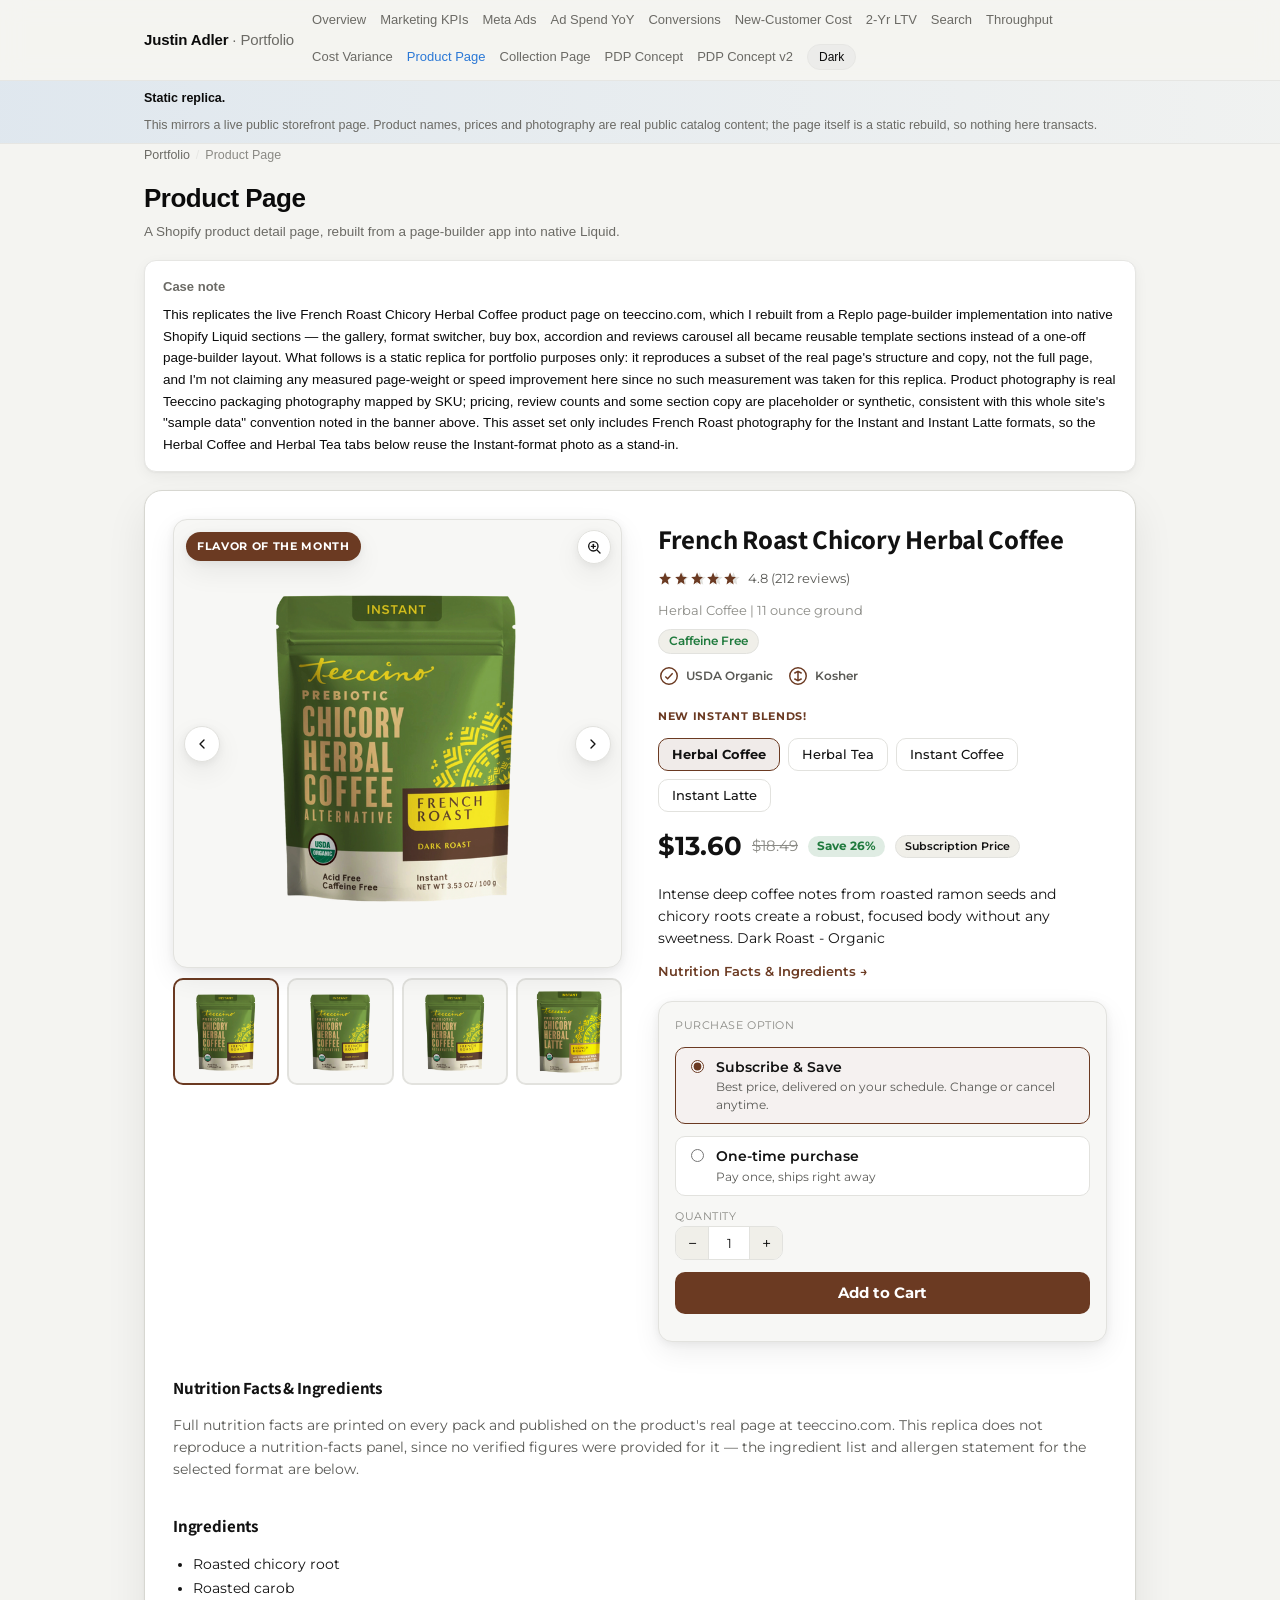
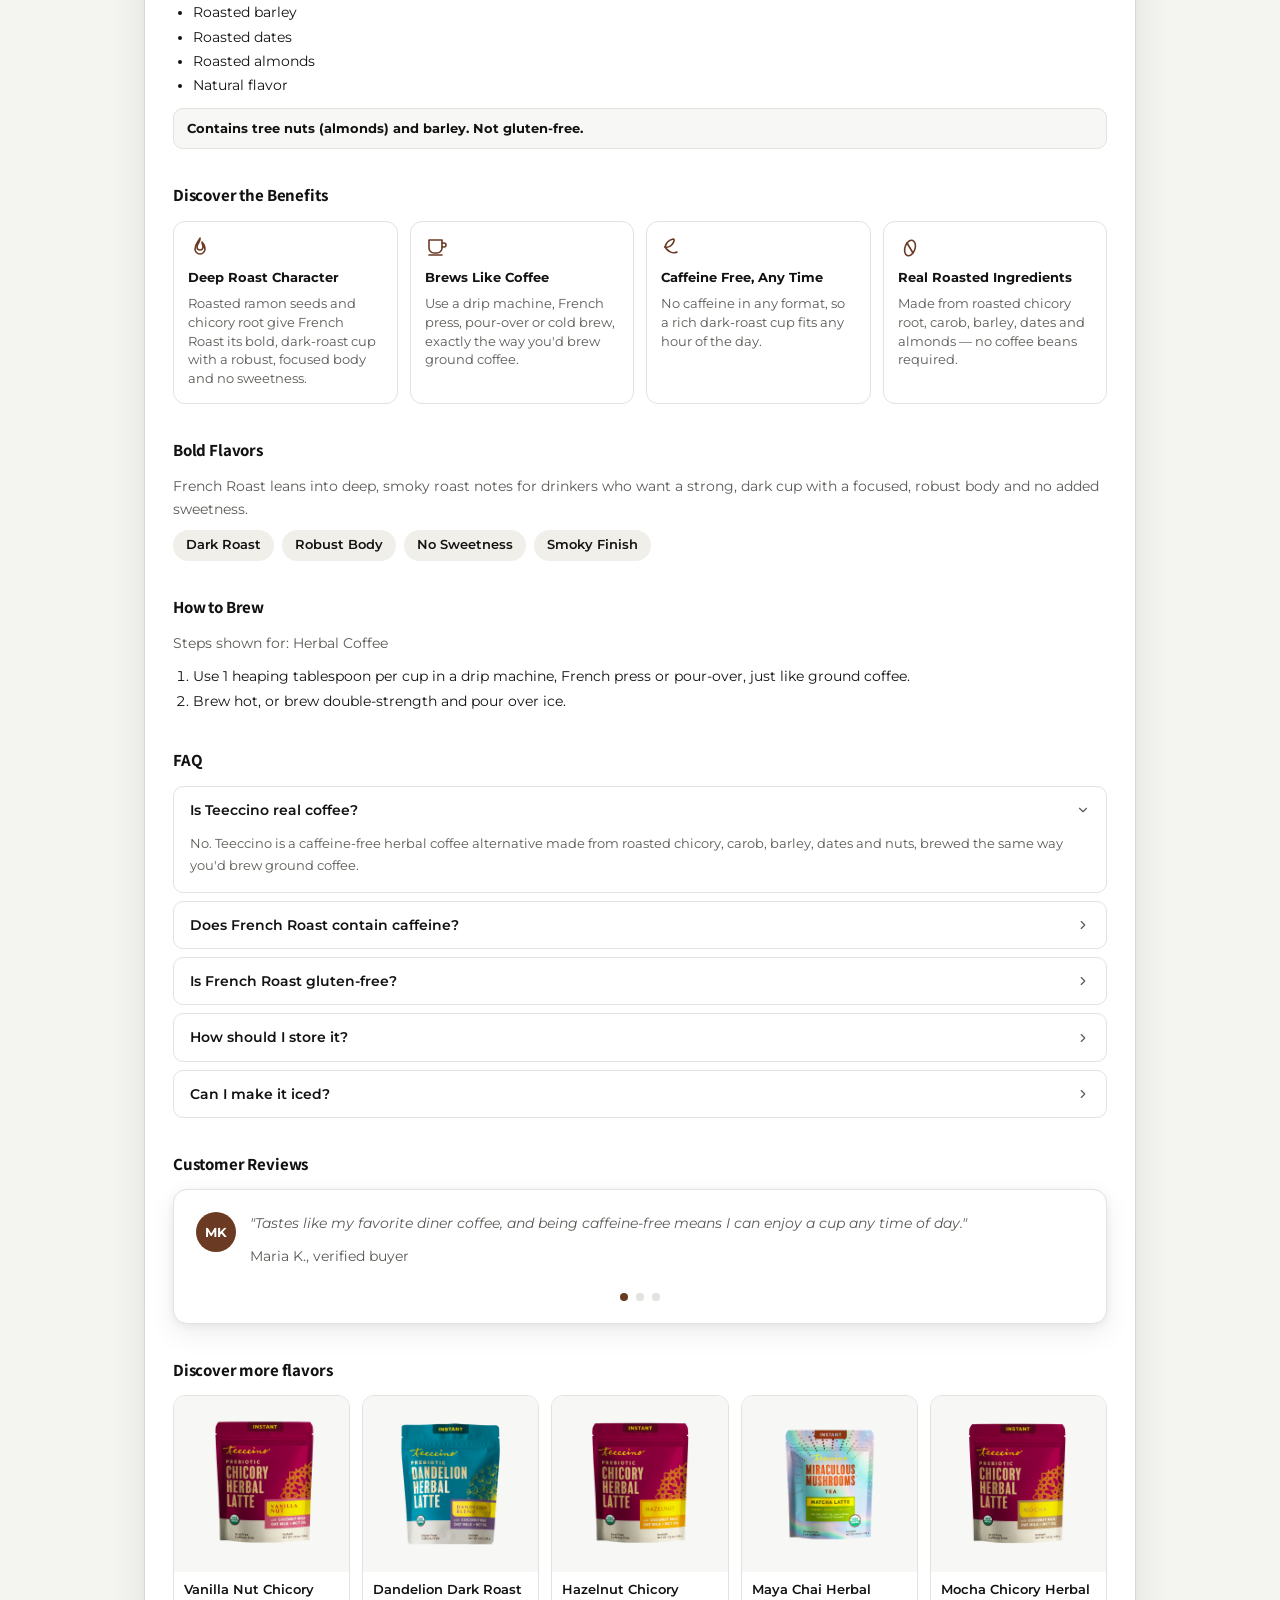
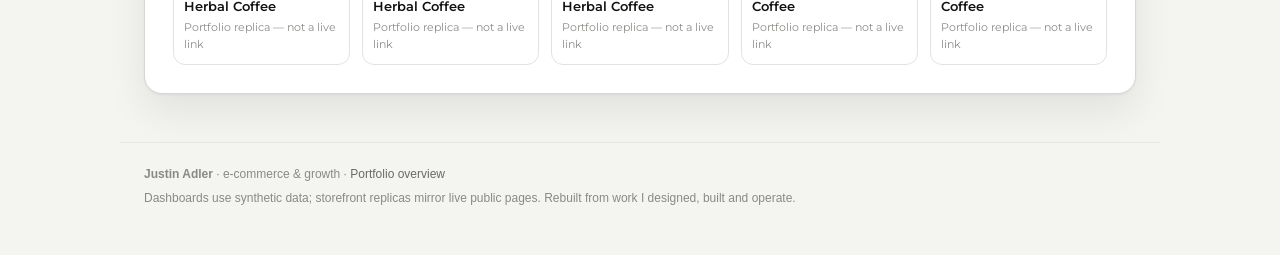
<file: product-page.html>
<!DOCTYPE html>
<html lang="en">
<head>
<meta charset="UTF-8">
<meta name="viewport" content="width=device-width, initial-scale=1">
<meta name="robots" content="noindex, nofollow">
<title>Product Page — Justin Adler Portfolio</title>
<link rel="stylesheet" href="assets/portfolio.css">
<script src="assets/portfolio.js"></script>
<link rel="preconnect" href="https://fonts.googleapis.com">
<link rel="preconnect" href="https://fonts.gstatic.com" crossorigin>
<link href="https://fonts.googleapis.com/css2?family=Assistant:wght@500;600;700;800&family=Montserrat:wght@400;500;600;700&display=swap" rel="stylesheet">
<style>
  /* ── PDP replica — scoped entirely under .pdp-demo so nothing here can
     leak into the portfolio shell (nav, banner, footer, other pages).
     Forced to a light "device frame" surface per spec, independent of the
     shell's light/dark toggle, so it stays legible either way. ──────────── */
  .pdp-demo {
    --pdp-bg: #ffffff;
    --pdp-card: #ffffff;
    --pdp-card-alt: #f7f7f5;
    --pdp-line: #e2e2de;
    --pdp-ink: rgb(18,18,18);
    --pdp-muted: #5a5a56;
    --pdp-faint: #8b8b86;
    --pdp-accent: #6b3a22;
    --pdp-accent-ink: #ffffff;
    --pdp-good: #1f7a3d;
    --pdp-chip: #f0efe9;
    --pdp-shadow: 0 2px 8px rgba(18,18,18,.06), 0 10px 28px rgba(18,18,18,.07);
    --pdp-radius: 14px;
    background: var(--pdp-bg);
    color: var(--pdp-ink);
    font-family: 'Montserrat', -apple-system, BlinkMacSystemFont, 'Segoe UI', Roboto, sans-serif;
    border: 1px solid #d7d7d1;
    border-radius: 18px;
    padding: 28px;
    margin-top: 18px;
    box-shadow: 0 1px 3px rgba(0,0,0,.05), 0 18px 40px rgba(0,0,0,.08);
  }
  .pdp-demo h1, .pdp-demo h2, .pdp-demo h3, .pdp-demo .pdp-title {
    font-family: 'Assistant', -apple-system, BlinkMacSystemFont, 'Segoe UI', Roboto, sans-serif;
  }

  /* ── Hero layout ─────────────────────────────────────────────────────── */
  .pdp-hero { display: grid; grid-template-columns: 1fr 1fr; gap: 36px; }
  @media (max-width: 860px) { .pdp-hero { grid-template-columns: 1fr; } }

  /* ── Gallery ─────────────────────────────────────────────────────────── */
  .pdp-gallery { display: flex; flex-direction: column; gap: 10px; }
  .pdp-gallery-main {
    position: relative; aspect-ratio: 1 / 1; border-radius: var(--pdp-radius);
    background: var(--pdp-card-alt); border: 1px solid var(--pdp-line);
    overflow: hidden; box-shadow: var(--pdp-shadow);
    display: flex; align-items: center; justify-content: center; cursor: zoom-in;
  }
  .pdp-gallery-main img {
    width: 82%; height: 82%; object-fit: contain; transition: transform .25s ease; pointer-events: none;
  }
  .pdp-gallery-main.is-zoomed img { transform: scale(1.55); }
  .pdp-gallery-main.is-zoomed { cursor: zoom-out; }

  .pdp-fotm-ribbon {
    position: absolute; top: 12px; left: 12px; background: var(--pdp-accent); color: var(--pdp-accent-ink);
    font-size: 11px; font-weight: 700; letter-spacing: .06em; text-transform: uppercase;
    padding: 6px 11px; border-radius: 999px; box-shadow: var(--pdp-shadow); z-index: 2;
  }

  .pdp-zoom-btn, .pdp-arrow {
    position: absolute; border: 1px solid var(--pdp-line); background: var(--pdp-card);
    display: flex; align-items: center; justify-content: center; cursor: pointer;
    box-shadow: var(--pdp-shadow); color: var(--pdp-ink); padding: 0; z-index: 2;
  }
  .pdp-zoom-btn { top: 10px; right: 10px; width: 34px; height: 34px; border-radius: 50%; }
  .pdp-arrow { top: 50%; transform: translateY(-50%); width: 36px; height: 36px; border-radius: 50%; }
  .pdp-arrow.prev { left: 10px; } .pdp-arrow.next { right: 10px; }
  .pdp-zoom-btn svg, .pdp-arrow svg { width: 16px; height: 16px; stroke: var(--pdp-ink); fill: none; stroke-width: 2; stroke-linecap: round; stroke-linejoin: round; }

  .pdp-thumbs { display: flex; gap: 8px; }
  .pdp-thumb {
    flex: 1; aspect-ratio: 1 / 1; border-radius: 10px; border: 2px solid var(--pdp-line);
    background: var(--pdp-card-alt); cursor: pointer; padding: 6px; overflow: hidden;
    display: flex; align-items: center; justify-content: center;
  }
  .pdp-thumb[aria-pressed="true"] { border-color: var(--pdp-accent); }
  .pdp-thumb img { width: 100%; height: 100%; object-fit: contain; }

  /* ── Info column ─────────────────────────────────────────────────────── */
  .pdp-info { display: flex; flex-direction: column; gap: 9px; }
  .pdp-title { font-size: 27px; margin: 0; letter-spacing: -.01em; font-weight: 700; }
  .pdp-typesize { margin: 0; font-size: 13px; color: var(--pdp-faint); }
  .pdp-pill-row { display: flex; gap: 8px; align-items: center; flex-wrap: wrap; }
  .pdp-pill-caffeine {
    display: inline-block; background: var(--pdp-chip); color: var(--pdp-good);
    border: 1px solid var(--pdp-line); padding: 3px 10px; border-radius: 999px; font-size: 11.5px; font-weight: 600;
  }
  .pdp-rating { font-size: 13px; margin: 0; }
  .pdp-rating a { color: var(--pdp-muted); text-decoration: none; display: inline-flex; align-items: center; gap: 8px; }
  .pdp-rating a:hover { color: var(--pdp-accent); }
  .pdp-stars { position: relative; display: inline-block; height: 15px; width: 82px; }
  .pdp-stars-row { position: absolute; top: 0; left: 0; display: flex; gap: 2px; white-space: nowrap; }
  .pdp-stars-bg svg { fill: var(--pdp-line); }
  .pdp-stars-fg { overflow: hidden; }
  .pdp-stars-fg svg { fill: var(--pdp-accent); }

  .pdp-seals { display: flex; gap: 14px; margin: 2px 0 4px; }
  .pdp-seal { display: flex; align-items: center; gap: 6px; font-size: 11.5px; color: var(--pdp-muted); font-weight: 600; }
  .pdp-seal svg { width: 22px; height: 22px; stroke: var(--pdp-accent); fill: none; stroke-width: 1.6; }

  .pdp-eyebrow { font-size: 11px; font-weight: 700; letter-spacing: .06em; text-transform: uppercase; color: var(--pdp-accent); margin: 8px 0 4px; }
  .pdp-format-tabs { display: flex; gap: 8px; flex-wrap: wrap; }
  .pdp-format-tab {
    border: 1px solid var(--pdp-line); background: var(--pdp-card); color: var(--pdp-ink);
    padding: 8px 13px; border-radius: 10px; font-size: 12.5px; cursor: pointer; font-family: inherit; font-weight: 500;
  }
  .pdp-format-tab[aria-pressed="true"] { border-color: var(--pdp-accent); background: color-mix(in srgb, var(--pdp-accent) 10%, var(--pdp-card)); font-weight: 700; }

  .pdp-price-block { display: flex; align-items: center; gap: 10px; margin: 6px 0 0; flex-wrap: wrap; }
  .pdp-price { font-size: 26px; font-weight: 700; }
  .pdp-compare { font-size: 15px; color: var(--pdp-faint); text-decoration: line-through; }
  .pdp-save { background: color-mix(in srgb, var(--pdp-good) 14%, transparent); color: var(--pdp-good); padding: 2px 9px; border-radius: 999px; font-size: 11.5px; font-weight: 700; }
  .pdp-sub-badge { background: var(--pdp-chip); color: var(--pdp-ink); border: 1px solid var(--pdp-line); padding: 2px 9px; border-radius: 999px; font-size: 11px; font-weight: 600; }

  .pdp-desc { font-size: 13.5px; line-height: 1.65; color: var(--pdp-ink); margin: 8px 0 0; }
  .pdp-nutrition-link { font-size: 12.5px; font-weight: 600; color: var(--pdp-accent); text-decoration: none; display: inline-block; margin-top: 4px; }
  .pdp-nutrition-link:hover { text-decoration: underline; }

  /* ── Buy box ──────────────────────────────────────────────────────────── */
  .pdp-buybox {
    border: 1px solid var(--pdp-line); border-radius: var(--pdp-radius); padding: 15px 16px;
    background: var(--pdp-card-alt); box-shadow: var(--pdp-shadow); display: flex; flex-direction: column; gap: 12px; margin-top: 10px;
  }
  .pdp-field-label { display: block; font-size: 11px; text-transform: uppercase; letter-spacing: .05em; color: var(--pdp-faint); margin: 0 0 2px; }
  .pdp-purchase-option { display: flex; align-items: flex-start; gap: 9px; padding: 9px 10px; border: 1px solid var(--pdp-line); border-radius: 10px; cursor: pointer; background: var(--pdp-card); }
  .pdp-purchase-option:has(input:checked) { border-color: var(--pdp-accent); background: color-mix(in srgb, var(--pdp-accent) 7%, var(--pdp-card)); }
  .pdp-purchase-option input { margin-top: 3px; accent-color: var(--pdp-accent); }
  .pdp-po-title { font-size: 13.5px; font-weight: 600; display: block; }
  .pdp-po-sub { font-size: 12px; color: var(--pdp-muted); margin-top: 1px; display: block; }

  .pdp-qty-row { display: flex; align-items: center; justify-content: space-between; gap: 12px; }
  .pdp-qty { display: inline-flex; align-items: center; border: 1px solid var(--pdp-line); border-radius: 10px; overflow: hidden; }
  .pdp-qty button { width: 32px; height: 32px; border: 0; background: var(--pdp-chip); color: var(--pdp-ink); font-size: 16px; cursor: pointer; font-family: inherit; }
  .pdp-qty input {
    width: 42px; text-align: center; border: 0; border-left: 1px solid var(--pdp-line); border-right: 1px solid var(--pdp-line);
    height: 32px; background: var(--pdp-card); color: var(--pdp-ink); font-family: inherit;
  }
  .pdp-addcart { background: var(--pdp-accent); color: var(--pdp-accent-ink); border: 0; padding: 12px 18px; border-radius: 10px; font-size: 14.5px; font-weight: 700; cursor: pointer; width: 100%; font-family: inherit; }
  .pdp-addcart:disabled { opacity: .8; cursor: default; }
  .pdp-confirm { font-size: 12.5px; color: var(--pdp-good); opacity: 0; max-height: 0; overflow: hidden; transition: opacity .2s ease; }
  .pdp-confirm.is-visible { opacity: 1; max-height: 40px; }

  /* ── Below-hero sections ─────────────────────────────────────────────── */
  .pdp-section { margin-top: 34px; scroll-margin-top: 90px; }
  .pdp-section h2 { font-size: 17px; margin: 0 0 12px; font-weight: 700; }
  .pdp-section p { font-size: 13.5px; line-height: 1.65; color: var(--pdp-muted); margin: 0 0 10px; }

  .pdp-allergen-note {
    font-size: 13px; color: var(--pdp-ink); background: var(--pdp-card-alt); border: 1px solid var(--pdp-line);
    border-radius: 10px; padding: 10px 13px; margin-top: 10px;
  }
  .pdp-ingredients-list { margin: 0; padding-left: 20px; font-size: 13.5px; color: var(--pdp-ink); line-height: 1.8; }

  .pdp-benefits-grid { display: grid; grid-template-columns: repeat(4, 1fr); gap: 12px; }
  @media (max-width: 700px) { .pdp-benefits-grid { grid-template-columns: repeat(2, 1fr); } }
  .pdp-benefit-card {
    border: 1px solid var(--pdp-line); border-radius: 12px; padding: 14px; background: var(--pdp-card);
    display: flex; flex-direction: column; gap: 8px;
  }
  .pdp-benefit-card svg { width: 24px; height: 24px; stroke: var(--pdp-accent); fill: none; stroke-width: 1.6; stroke-linecap: round; stroke-linejoin: round; }
  .pdp-benefit-card b { font-size: 13px; }
  .pdp-benefit-card span { font-size: 12.5px; color: var(--pdp-muted); line-height: 1.5; }

  .pdp-flavor-chips { display: flex; gap: 8px; flex-wrap: wrap; margin-top: 4px; }
  .pdp-flavor-chip { background: var(--pdp-chip); color: var(--pdp-ink); border-radius: 999px; padding: 6px 13px; font-size: 12.5px; font-weight: 600; }

  .pdp-brew-note { font-size: 12px; color: var(--pdp-faint); margin: 0 0 8px; }
  .pdp-brew-steps { margin: 0; padding-left: 20px; font-size: 13.5px; color: var(--pdp-ink); line-height: 1.85; }

  .pdp-accordion { display: flex; flex-direction: column; gap: 8px; }
  .pdp-acc-item { border: 1px solid var(--pdp-line); border-radius: 10px; background: var(--pdp-card); overflow: hidden; }
  .pdp-acc-item summary { list-style: none; cursor: pointer; padding: 13px 16px; display: flex; align-items: center; justify-content: space-between; font-size: 13.5px; font-weight: 600; color: var(--pdp-ink); }
  .pdp-acc-item summary::-webkit-details-marker { display: none; }
  .pdp-acc-chevron { transition: transform .2s ease; stroke: var(--pdp-muted); fill: none; stroke-width: 2; stroke-linecap: round; stroke-linejoin: round; width: 14px; height: 14px; flex-shrink: 0; }
  .pdp-acc-item[open] .pdp-acc-chevron { transform: rotate(90deg); }
  .pdp-acc-body { padding: 0 16px 16px; font-size: 13px; color: var(--pdp-muted); line-height: 1.65; }

  .pdp-carousel { position: relative; border: 1px solid var(--pdp-line); border-radius: var(--pdp-radius); background: var(--pdp-card); padding: 22px; box-shadow: var(--pdp-shadow); }
  .pdp-slide { display: none; gap: 14px; align-items: flex-start; }
  .pdp-slide.is-active { display: flex; }
  .pdp-avatar { width: 40px; height: 40px; border-radius: 50%; background: var(--pdp-accent); color: var(--pdp-accent-ink); display: flex; align-items: center; justify-content: center; font-weight: 700; font-size: 13px; flex-shrink: 0; }
  .pdp-quote { font-size: 14px; font-style: italic; margin: 0 0 6px; color: var(--pdp-ink); }
  .pdp-quote-name { font-size: 12px; color: var(--pdp-muted); margin: 0; }
  .pdp-dots { display: flex; justify-content: center; gap: 8px; margin-top: 16px; }
  .pdp-dot { width: 8px; height: 8px; border-radius: 50%; border: 0; background: var(--pdp-line); cursor: pointer; padding: 0; }
  .pdp-dot[aria-current="true"] { background: var(--pdp-accent); }

  .pdp-crosssell-grid { display: grid; grid-template-columns: repeat(5, 1fr); gap: 12px; }
  @media (max-width: 900px) { .pdp-crosssell-grid { grid-template-columns: repeat(3, 1fr); } }
  @media (max-width: 560px) { .pdp-crosssell-grid { grid-template-columns: repeat(2, 1fr); } }
  .pdp-crosssell-card { border: 1px solid var(--pdp-line); border-radius: 12px; background: var(--pdp-card); overflow: hidden; display: flex; flex-direction: column; }
  .pdp-crosssell-img { aspect-ratio: 1 / 1; background: var(--pdp-card-alt); display: flex; align-items: center; justify-content: center; }
  .pdp-crosssell-img img { width: 78%; height: 78%; object-fit: contain; }
  .pdp-crosssell-name { font-size: 12.5px; font-weight: 600; padding: 10px 10px 4px; line-height: 1.35; }
  .pdp-crosssell-tag { font-size: 11px; color: var(--pdp-faint); padding: 0 10px 12px; }
</style>
</head>
<body>
<script>PF.chrome('product-page.html');</script>

<main>
<script>document.write(PF.crumbs('Product Page'));</script>
<h1>Product Page</h1>
<p class="sub">A Shopify product detail page, rebuilt from a page-builder app into native Liquid.</p>

<div class="card">
  <h3>Case note</h3>
  <p style="margin:0;font-size:13.5px;line-height:1.6;">
    This replicates the live French Roast Chicory Herbal Coffee product page on teeccino.com, which I rebuilt
    from a Replo page-builder implementation into native Shopify Liquid sections — the gallery, format switcher,
    buy box, accordion and reviews carousel all became reusable template sections instead of a one-off
    page-builder layout. What follows is a static replica for portfolio purposes only: it reproduces a subset of
    the real page's structure and copy, not the full page, and I'm not claiming any measured page-weight or speed
    improvement here since no such measurement was taken for this replica. Product photography is real Teeccino
    packaging photography mapped by SKU; pricing, review counts and some section copy are placeholder or
    synthetic, consistent with this whole site's "sample data" convention noted in the banner above. This asset
    set only includes French Roast photography for the Instant and Instant Latte formats, so the Herbal Coffee
    and Herbal Tea tabs below reuse the Instant-format photo as a stand-in.
  </p>
</div>

<div class="pdp-demo">
  <div class="pdp-hero">

    <!-- ── Gallery ─────────────────────────────────────────────────────── -->
    <div class="pdp-gallery" id="pdpGallery">
      <div class="pdp-gallery-main" id="pdpGalleryMain">
        <span class="pdp-fotm-ribbon">Flavor of the Month</span>
        <img id="pdpMainImg" src="assets/img/30008L-FR-Instant-Hero-1.webp" alt="French Roast Chicory Herbal Coffee pouch">
        <button class="pdp-zoom-btn" id="pdpZoomBtn" type="button" aria-pressed="false" aria-label="Zoom product image" title="Click to zoom">
          <svg viewBox="0 0 24 24"><circle cx="11" cy="11" r="7"></circle><line x1="21" y1="21" x2="16.65" y2="16.65"></line><line x1="11" y1="8" x2="11" y2="14"></line><line x1="8" y1="11" x2="14" y2="11"></line></svg>
        </button>
        <button class="pdp-arrow prev" id="pdpPrev" type="button" aria-label="Previous format">
          <svg viewBox="0 0 24 24"><polyline points="15 18 9 12 15 6"></polyline></svg>
        </button>
        <button class="pdp-arrow next" id="pdpNext" type="button" aria-label="Next format">
          <svg viewBox="0 0 24 24"><polyline points="9 18 15 12 9 6"></polyline></svg>
        </button>
      </div>
      <div class="pdp-thumbs" id="pdpThumbs">
        <button class="pdp-thumb" type="button" data-format="coffee" aria-pressed="true" aria-label="Show Herbal Coffee"><img src="assets/img/30008L-FR-Instant-Hero-1.webp" alt="Herbal Coffee format thumbnail"></button>
        <button class="pdp-thumb" type="button" data-format="tea" aria-pressed="false" aria-label="Show Herbal Tea"><img src="assets/img/30008L-FR-Instant-Hero-1.webp" alt="Herbal Tea format thumbnail"></button>
        <button class="pdp-thumb" type="button" data-format="instant" aria-pressed="false" aria-label="Show Instant Coffee"><img src="assets/img/30008L-FR-Instant-Hero-1.webp" alt="Instant Coffee format thumbnail"></button>
        <button class="pdp-thumb" type="button" data-format="latte" aria-pressed="false" aria-label="Show Instant Latte"><img src="assets/img/31008L-FR-Latte-Hero-1-l.webp" alt="Instant Latte format thumbnail"></button>
      </div>
    </div>

    <!-- ── Info column ─────────────────────────────────────────────────── -->
    <div class="pdp-info">
      <h1 class="pdp-title">French Roast Chicory Herbal Coffee</h1>

      <p class="pdp-rating">
        <a href="#pdp-reviews">
          <span class="pdp-stars" aria-hidden="true">
            <span class="pdp-stars-row pdp-stars-bg" id="pdpStarsBg"></span>
            <span class="pdp-stars-row pdp-stars-fg" id="pdpStarsFg" style="width:96%"></span>
          </span>
          <span>4.8 (212 reviews)</span>
        </a>
      </p>

      <div class="pdp-pill-row">
        <p class="pdp-typesize" id="pdpTypeSize" style="margin:0">Herbal Coffee | 11 ounce ground</p>
      </div>
      <div class="pdp-pill-row">
        <span class="pdp-pill-caffeine">Caffeine Free</span>
      </div>

      <div class="pdp-seals">
        <span class="pdp-seal">
          <svg viewBox="0 0 24 24"><circle cx="12" cy="12" r="9"></circle><path d="M8 12.5l2.5 2.5L16 9"></path></svg>
          USDA Organic
        </span>
        <span class="pdp-seal">
          <svg viewBox="0 0 24 24"><circle cx="12" cy="12" r="9"></circle><path d="M12 7v10M8 9l4-2 4 2M8 15l4 2 4-2"></path></svg>
          Kosher
        </span>
      </div>

      <p class="pdp-eyebrow">New Instant Blends!</p>
      <div class="pdp-format-tabs" id="pdpFormatTabs">
        <button class="pdp-format-tab" type="button" data-format="coffee" aria-pressed="true">Herbal Coffee</button>
        <button class="pdp-format-tab" type="button" data-format="tea" aria-pressed="false">Herbal Tea</button>
        <button class="pdp-format-tab" type="button" data-format="instant" aria-pressed="false">Instant Coffee</button>
        <button class="pdp-format-tab" type="button" data-format="latte" aria-pressed="false">Instant Latte</button>
      </div>

      <div class="pdp-price-block">
        <span class="pdp-price" id="pdpPrice">$13.60</span>
        <span class="pdp-compare" id="pdpCompare">$18.49</span>
        <span class="pdp-save" id="pdpSave">Save 26%</span>
        <span class="pdp-sub-badge" id="pdpSubBadge">Subscription Price</span>
      </div>

      <p class="pdp-desc">
        Intense deep coffee notes from roasted ramon seeds and chicory roots create a robust, focused body
        without any sweetness. Dark Roast - Organic
      </p>
      <a class="pdp-nutrition-link" href="#pdp-nutrition">Nutrition Facts &amp; Ingredients &rarr;</a>

      <div class="pdp-buybox">
        <span class="pdp-field-label">Purchase Option</span>
        <label class="pdp-purchase-option">
          <input type="radio" name="pdpPurchase" value="subscribe" checked>
          <span>
            <span class="pdp-po-title">Subscribe &amp; Save</span>
            <span class="pdp-po-sub">Best price, delivered on your schedule. Change or cancel anytime.</span>
          </span>
        </label>
        <label class="pdp-purchase-option">
          <input type="radio" name="pdpPurchase" value="onetime">
          <span>
            <span class="pdp-po-title">One-time purchase</span>
            <span class="pdp-po-sub">Pay once, ships right away</span>
          </span>
        </label>

        <div class="pdp-qty-row">
          <span>
            <span class="pdp-field-label">Quantity</span>
            <div class="pdp-qty">
              <button type="button" id="pdpQtyMinus" aria-label="Decrease quantity">&#8722;</button>
              <input type="text" inputmode="numeric" id="pdpQty" value="1" aria-label="Quantity">
              <button type="button" id="pdpQtyPlus" aria-label="Increase quantity">+</button>
            </div>
          </span>
        </div>

        <button class="pdp-addcart" id="pdpAddCart" type="button">Add to Cart</button>
        <div class="pdp-confirm" id="pdpCartConfirm" role="status"></div>
      </div>
    </div>
  </div>

  <!-- ── Nutrition Facts & Ingredients (teaser) ───────────────────────────── -->
  <section class="pdp-section" id="pdp-nutrition">
    <h2>Nutrition Facts &amp; Ingredients</h2>
    <p>
      Full nutrition facts are printed on every pack and published on the product's real page at teeccino.com.
      This replica does not reproduce a nutrition-facts panel, since no verified figures were provided for it —
      the ingredient list and allergen statement for the selected format are below.
    </p>
  </section>

  <!-- ── Ingredients ───────────────────────────────────────────────────────── -->
  <section class="pdp-section" id="pdp-ingredients">
    <h2>Ingredients</h2>
    <ul class="pdp-ingredients-list" id="pdpIngredientsList"></ul>
    <div class="pdp-allergen-note">
      <strong>Contains tree nuts (almonds) and barley. Not gluten-free.</strong>
    </div>
  </section>

  <!-- ── Discover the Benefits ─────────────────────────────────────────────── -->
  <section class="pdp-section" id="pdp-benefits">
    <h2>Discover the Benefits</h2>
    <div class="pdp-benefits-grid">
      <div class="pdp-benefit-card">
        <svg viewBox="0 0 24 24"><path d="M12 2c1 4-3 5-3 9a3 3 0 0 0 6 0c0-2-1-3-1-5 2 2 3 5 3 7a5 5 0 0 1-10 0c0-5 3-7 5-11z"></path></svg>
        <b>Deep Roast Character</b>
        <span>Roasted ramon seeds and chicory root give French Roast its bold, dark-roast cup with a robust, focused body and no sweetness.</span>
      </div>
      <div class="pdp-benefit-card">
        <svg viewBox="0 0 24 24"><path d="M4 4h13v8a5 5 0 0 1-5 5H9a5 5 0 0 1-5-5V4z"></path><path d="M17 7h2a2 2 0 0 1 0 4h-2"></path><path d="M4 19h13"></path></svg>
        <b>Brews Like Coffee</b>
        <span>Use a drip machine, French press, pour-over or cold brew, exactly the way you'd brew ground coffee.</span>
      </div>
      <div class="pdp-benefit-card">
        <svg viewBox="0 0 24 24"><path d="M12 3c-4 1-7 4-8 8 4 1 8-2 9-6 .3-1 .2-2-1-2z"></path><path d="M4 11c3 5 8 7 12 5"></path></svg>
        <b>Caffeine Free, Any Time</b>
        <span>No caffeine in any format, so a rich dark-roast cup fits any hour of the day.</span>
      </div>
      <div class="pdp-benefit-card">
        <svg viewBox="0 0 24 24"><ellipse cx="12" cy="12" rx="5" ry="8" transform="rotate(20 12 12)"></ellipse><line x1="9" y1="7" x2="15" y2="17"></line></svg>
        <b>Real Roasted Ingredients</b>
        <span>Made from roasted chicory root, carob, barley, dates and almonds — no coffee beans required.</span>
      </div>
    </div>
  </section>

  <!-- ── Bold Flavors ──────────────────────────────────────────────────────── -->
  <section class="pdp-section" id="pdp-flavors">
    <h2>Bold Flavors</h2>
    <p>French Roast leans into deep, smoky roast notes for drinkers who want a strong, dark cup with a focused, robust body and no added sweetness.</p>
    <div class="pdp-flavor-chips">
      <span class="pdp-flavor-chip">Dark Roast</span>
      <span class="pdp-flavor-chip">Robust Body</span>
      <span class="pdp-flavor-chip">No Sweetness</span>
      <span class="pdp-flavor-chip">Smoky Finish</span>
    </div>
  </section>

  <!-- ── How to Brew ───────────────────────────────────────────────────────── -->
  <section class="pdp-section" id="pdp-brew">
    <h2>How to Brew</h2>
    <p class="pdp-brew-note" id="pdpBrewNote">Steps shown for: Herbal Coffee</p>
    <ol class="pdp-brew-steps" id="pdpBrewSteps"></ol>
  </section>

  <!-- ── FAQ ────────────────────────────────────────────────────────────────── -->
  <section class="pdp-section" id="pdp-faq">
    <h2>FAQ</h2>
    <div class="pdp-accordion">
      <details class="pdp-acc-item" open>
        <summary>Is Teeccino real coffee?
          <svg class="pdp-acc-chevron" viewBox="0 0 24 24"><polyline points="9 18 15 12 9 6"></polyline></svg>
        </summary>
        <div class="pdp-acc-body">
          No. Teeccino is a caffeine-free herbal coffee alternative made from roasted chicory, carob, barley,
          dates and nuts, brewed the same way you'd brew ground coffee.
        </div>
      </details>
      <details class="pdp-acc-item">
        <summary>Does French Roast contain caffeine?
          <svg class="pdp-acc-chevron" viewBox="0 0 24 24"><polyline points="9 18 15 12 9 6"></polyline></svg>
        </summary>
        <div class="pdp-acc-body">No, French Roast is 100% caffeine-free in every format.</div>
      </details>
      <details class="pdp-acc-item">
        <summary>Is French Roast gluten-free?
          <svg class="pdp-acc-chevron" viewBox="0 0 24 24"><polyline points="9 18 15 12 9 6"></polyline></svg>
        </summary>
        <div class="pdp-acc-body">
          No. This blend contains barley and is not gluten-free. It also contains tree nuts (almonds).
        </div>
      </details>
      <details class="pdp-acc-item">
        <summary>How should I store it?
          <svg class="pdp-acc-chevron" viewBox="0 0 24 24"><polyline points="9 18 15 12 9 6"></polyline></svg>
        </summary>
        <div class="pdp-acc-body">Keep the pouch sealed and store it in a cool, dry place after opening.</div>
      </details>
      <details class="pdp-acc-item">
        <summary>Can I make it iced?
          <svg class="pdp-acc-chevron" viewBox="0 0 24 24"><polyline points="9 18 15 12 9 6"></polyline></svg>
        </summary>
        <div class="pdp-acc-body">Yes — brew it double-strength, then pour over ice.</div>
      </details>
    </div>
  </section>

  <!-- ── Customer Reviews ──────────────────────────────────────────────────── -->
  <section class="pdp-section" id="pdp-reviews">
    <h2>Customer Reviews</h2>
    <div class="pdp-carousel">
      <div class="pdp-slide is-active">
        <div class="pdp-avatar">MK</div>
        <div>
          <p class="pdp-quote">"Tastes like my favorite diner coffee, and being caffeine-free means I can enjoy a cup any time of day."</p>
          <p class="pdp-quote-name">Maria K., verified buyer</p>
        </div>
      </div>
      <div class="pdp-slide">
        <div class="pdp-avatar">DR</div>
        <div>
          <p class="pdp-quote">"The aroma alone makes my morning ritual feel complete. Rich, roasty and full of flavor in every cup."</p>
          <p class="pdp-quote-name">Dan R., verified buyer</p>
        </div>
      </div>
      <div class="pdp-slide">
        <div class="pdp-avatar">AL</div>
        <div>
          <p class="pdp-quote">"Switched my whole family to French Roast. Even my coffee-snob husband approves of the roasted flavor."</p>
          <p class="pdp-quote-name">Ana L., verified buyer</p>
        </div>
      </div>
      <div class="pdp-dots" id="pdpDots">
        <button class="pdp-dot" type="button" data-idx="0" aria-current="true" aria-label="Review 1"></button>
        <button class="pdp-dot" type="button" data-idx="1" aria-current="false" aria-label="Review 2"></button>
        <button class="pdp-dot" type="button" data-idx="2" aria-current="false" aria-label="Review 3"></button>
      </div>
    </div>
  </section>

  <!-- ── Discover more flavors ─────────────────────────────────────────────── -->
  <section class="pdp-section" id="pdp-more-flavors">
    <h2>Discover more flavors</h2>
    <div class="pdp-crosssell-grid">
      <div class="pdp-crosssell-card">
        <div class="pdp-crosssell-img"><img src="assets/img/31009L-VN-Latte-Hero-1_4.webp" alt="Vanilla Nut Chicory Herbal Coffee pouch"></div>
        <div class="pdp-crosssell-name">Vanilla Nut Chicory Herbal Coffee</div>
        <div class="pdp-crosssell-tag">Portfolio replica — not a live link</div>
      </div>
      <div class="pdp-crosssell-card">
        <div class="pdp-crosssell-img"><img src="assets/img/31005L-DB-Latte-Hero-1.w.webp" alt="Dandelion Dark Roast Herbal Coffee pouch"></div>
        <div class="pdp-crosssell-name">Dandelion Dark Roast Herbal Coffee</div>
        <div class="pdp-crosssell-tag">Portfolio replica — not a live link</div>
      </div>
      <div class="pdp-crosssell-card">
        <div class="pdp-crosssell-img"><img src="assets/img/31010L-HZ-Latte-Hero-1.w.webp" alt="Hazelnut Chicory Herbal Coffee pouch"></div>
        <div class="pdp-crosssell-name">Hazelnut Chicory Herbal Coffee</div>
        <div class="pdp-crosssell-tag">Portfolio replica — not a live link</div>
      </div>
      <div class="pdp-crosssell-card">
        <div class="pdp-crosssell-img"><img src="assets/img/31014L-MA-Latte-Hero-1_7.webp" alt="Maya Chai Herbal Coffee pouch"></div>
        <div class="pdp-crosssell-name">Maya Chai Herbal Coffee</div>
        <div class="pdp-crosssell-tag">Portfolio replica — not a live link</div>
      </div>
      <div class="pdp-crosssell-card">
        <div class="pdp-crosssell-img"><img src="assets/img/31011L-MO-Latte-Hero-1.w.webp" alt="Mocha Chicory Herbal Coffee pouch"></div>
        <div class="pdp-crosssell-name">Mocha Chicory Herbal Coffee</div>
        <div class="pdp-crosssell-tag">Portfolio replica — not a live link</div>
      </div>
    </div>
  </section>
</div>
</main>

<script>
(function () {
  'use strict';

  var FR_INSTANT = 'assets/img/30008L-FR-Instant-Hero-1.webp';
  var FR_LATTE = 'assets/img/31008L-FR-Latte-Hero-1-l.webp';

  var BASE_INGREDIENTS = ['Roasted chicory root', 'Roasted carob', 'Roasted barley', 'Roasted dates', 'Roasted almonds', 'Natural flavor'];
  var LATTE_EXTRA = ['Coconut milk powder', 'Oat milk powder', 'MCT oil'];

  var FORMATS = {
    coffee: {
      label: 'Herbal Coffee', typesize: 'Herbal Coffee | 11 ounce ground',
      img: FR_INSTANT, alt: 'French Roast Chicory Herbal Coffee pouch (Instant-format photo used as a stand-in — see case note)',
      compare: 18.49, sub: 13.60, onetime: 15.99,
      ingredients: BASE_INGREDIENTS,
      brew: ['Use 1 heaping tablespoon per cup in a drip machine, French press or pour-over, just like ground coffee.', 'Brew hot, or brew double-strength and pour over ice.']
    },
    tea: {
      label: 'Herbal Tea', typesize: 'Herbal Tea | 25 tea bags',
      img: FR_INSTANT, alt: 'French Roast Chicory Herbal Coffee pouch (Instant-format photo used as a stand-in — see case note)',
      compare: 14.99, sub: 11.99, onetime: 13.49,
      ingredients: BASE_INGREDIENTS,
      brew: ['Steep one tea bag in freshly boiled water for 4-6 minutes.', 'Remove the bag and enjoy hot, or chill and serve over ice.']
    },
    instant: {
      label: 'Instant Coffee', typesize: 'Instant Coffee | 3.53 ounce',
      img: FR_INSTANT, alt: 'French Roast Chicory Herbal Coffee, Instant format, 3.53 oz pouch',
      compare: 9.99, sub: 7.49, onetime: 8.99,
      ingredients: BASE_INGREDIENTS,
      brew: ['Stir 1-2 teaspoons into 8 oz of hot water.', 'No brewing equipment needed — ready in seconds.']
    },
    latte: {
      label: 'Instant Latte', typesize: 'Instant Latte | 7.9 ounce',
      img: FR_LATTE, alt: 'French Roast Chicory Herbal Latte, Instant Latte format, 7.9 oz pouch',
      compare: 16.99, sub: 12.99, onetime: 14.99,
      ingredients: BASE_INGREDIENTS.concat(LATTE_EXTRA),
      brew: ['Stir into 8 oz of hot water, or steamed milk of choice, for a café-style latte.', 'Adjust powder to taste for a stronger or lighter cup.']
    }
  };
  var FORMAT_ORDER = ['coffee', 'tea', 'instant', 'latte'];

  var state = { format: 'coffee', purchase: 'subscribe' };
  var addCartTimer = null;
  var testiTimer = null;
  var testiIdx = 0;

  function money(n) { return '$' + n.toFixed(2); }

  function renderGallery() {
    var f = FORMATS[state.format];
    var mainImg = document.getElementById('pdpMainImg');
    mainImg.src = f.img;
    mainImg.alt = f.alt;
    document.querySelectorAll('.pdp-thumb').forEach(function (btn) {
      var fmt = btn.getAttribute('data-format');
      btn.setAttribute('aria-pressed', fmt === state.format ? 'true' : 'false');
    });
  }

  function shiftFormat(delta) {
    var idx = FORMAT_ORDER.indexOf(state.format);
    idx = (idx + delta + FORMAT_ORDER.length) % FORMAT_ORDER.length;
    selectFormat(FORMAT_ORDER[idx]);
  }

  function toggleZoom() {
    var main = document.getElementById('pdpGalleryMain');
    var zoomed = main.classList.toggle('is-zoomed');
    document.getElementById('pdpZoomBtn').setAttribute('aria-pressed', zoomed ? 'true' : 'false');
  }

  function updatePriceDisplay() {
    var f = FORMATS[state.format];
    var priceEl = document.getElementById('pdpPrice');
    var compareEl = document.getElementById('pdpCompare');
    var saveEl = document.getElementById('pdpSave');
    var subBadge = document.getElementById('pdpSubBadge');

    var price = state.purchase === 'subscribe' ? f.sub : f.onetime;
    priceEl.textContent = money(price);
    compareEl.textContent = money(f.compare);
    var pct = Math.round((1 - price / f.compare) * 100);
    saveEl.textContent = 'Save ' + pct + '%';
    subBadge.style.display = state.purchase === 'subscribe' ? '' : 'none';
  }

  function renderIngredients() {
    var f = FORMATS[state.format];
    var list = document.getElementById('pdpIngredientsList');
    list.innerHTML = f.ingredients.map(function (i) { return '<li>' + i + '</li>'; }).join('');
  }

  function renderBrewSteps() {
    var f = FORMATS[state.format];
    document.getElementById('pdpBrewNote').textContent = 'Steps shown for: ' + f.label;
    document.getElementById('pdpBrewSteps').innerHTML = f.brew.map(function (s) { return '<li>' + s + '</li>'; }).join('');
  }

  function selectFormat(key) {
    state.format = key;
    var f = FORMATS[key];
    document.getElementById('pdpTypeSize').textContent = f.typesize;
    document.querySelectorAll('.pdp-format-tab').forEach(function (b) {
      b.setAttribute('aria-pressed', b.getAttribute('data-format') === key ? 'true' : 'false');
    });
    renderGallery();
    updatePriceDisplay();
    renderIngredients();
    renderBrewSteps();
  }

  function changeQty(delta) {
    var input = document.getElementById('pdpQty');
    var val = parseInt(input.value, 10);
    if (isNaN(val)) val = 1;
    val = Math.min(12, Math.max(1, val + delta));
    input.value = val;
  }

  function addToCart() {
    var f = FORMATS[state.format];
    var qty = parseInt(document.getElementById('pdpQty').value, 10) || 1;
    var purchaseLabel = state.purchase === 'subscribe' ? 'Subscribe & Save' : 'One-time purchase';
    var btn = document.getElementById('pdpAddCart');
    var confirmEl = document.getElementById('pdpCartConfirm');
    btn.disabled = true;
    btn.textContent = 'Added to Cart';
    confirmEl.textContent = qty + ' x French Roast ' + f.label + ' (' + purchaseLabel + ') added to your cart.';
    confirmEl.classList.add('is-visible');
    clearTimeout(addCartTimer);
    addCartTimer = setTimeout(function () {
      btn.disabled = false;
      btn.textContent = 'Add to Cart';
      confirmEl.classList.remove('is-visible');
    }, 3200);
  }

  function showSlide(i) {
    var slides = document.querySelectorAll('.pdp-slide');
    testiIdx = ((i % slides.length) + slides.length) % slides.length;
    slides.forEach(function (s, idx) { s.classList.toggle('is-active', idx === testiIdx); });
    document.querySelectorAll('.pdp-dot').forEach(function (d, idx) {
      d.setAttribute('aria-current', idx === testiIdx ? 'true' : 'false');
    });
  }
  function startAutoAdvance() {
    clearInterval(testiTimer);
    testiTimer = setInterval(function () { showSlide(testiIdx + 1); }, 5000);
  }

  // ── Wire up controls ──────────────────────────────────────────────────
  document.querySelectorAll('.pdp-format-tab').forEach(function (btn) {
    btn.addEventListener('click', function () { selectFormat(btn.getAttribute('data-format')); });
  });
  document.querySelectorAll('.pdp-thumb').forEach(function (btn) {
    btn.addEventListener('click', function () { selectFormat(btn.getAttribute('data-format')); });
  });
  document.getElementById('pdpPrev').addEventListener('click', function () { shiftFormat(-1); });
  document.getElementById('pdpNext').addEventListener('click', function () { shiftFormat(1); });
  document.getElementById('pdpZoomBtn').addEventListener('click', toggleZoom);
  document.querySelectorAll('input[name="pdpPurchase"]').forEach(function (r) {
    r.addEventListener('change', function () {
      state.purchase = r.value;
      updatePriceDisplay();
    });
  });
  document.getElementById('pdpQtyMinus').addEventListener('click', function () { changeQty(-1); });
  document.getElementById('pdpQtyPlus').addEventListener('click', function () { changeQty(1); });
  document.getElementById('pdpQty').addEventListener('change', function () { changeQty(0); });
  document.getElementById('pdpAddCart').addEventListener('click', addToCart);
  document.querySelectorAll('.pdp-dot').forEach(function (dot) {
    dot.addEventListener('click', function () {
      showSlide(parseInt(dot.getAttribute('data-idx'), 10));
      startAutoAdvance();
    });
  });

  // ── Star rating (static 4.8 / 5, rendered as SVG, not text glyphs) ────
  (function renderStars() {
    var star = '<svg viewBox="0 0 24 24" width="15" height="15"><polygon points="12 2 15 9 22 9.5 16.5 14.5 18 22 12 18 6 22 7.5 14.5 2 9.5 9 9"></polygon></svg>';
    var row = star + star + star + star + star;
    document.getElementById('pdpStarsBg').innerHTML = row;
    document.getElementById('pdpStarsFg').innerHTML = row;
  })();

  // ── Initial render ──────────────────────────────────────────────────────
  renderGallery();
  updatePriceDisplay();
  renderIngredients();
  renderBrewSteps();
  showSlide(0);
  startAutoAdvance();
})();
</script>

<script>PF.foot();</script>
</body>
</html>
</file>
<file: assets/portfolio.css>
/* ─────────────────────────────────────────────────────────────────────────────
   Portfolio shell — Justin Adler
   Mirrors the production reports-site design language (light #f4f4f1 / dark
   #141413, 1040px column, system font stack, blue #2a78d6 accent) so these read
   as the same system as the real dashboards they were rebuilt from.
   Dashboards: synthetic data. Storefront replicas: real public catalog content.
   ───────────────────────────────────────────────────────────────────────────── */

:root {
  color-scheme: light dark;
  --bg: #f4f4f1;
  --fg: #0b0b0b;
  --muted: #6b6a65;
  --faint: #8a8984;
  --line: #e6e6e3;
  --card: #ffffff;
  --card-alt: #fafaf8;
  --accent: #2a78d6;
  --good: #1f9d55;
  --warn: #d97706;
  --bad: #d64545;
  --chip: #ececeA;
  --shadow: 0 1px 2px rgba(0,0,0,.04), 0 4px 14px rgba(0,0,0,.05);
  --radius: 12px;
}

:root[data-theme="dark"] {
  --bg: #141413;
  --fg: #ffffff;
  --muted: #a3a29a;
  --faint: #8f8e86;
  --line: #33322f;
  --card: #1d1d1b;
  --card-alt: #232320;
  --accent: #5aa2f0;
  --good: #4ade80;
  --warn: #fbbf24;
  --bad: #f87171;
  --chip: #2a2a27;
  --shadow: none;
}

* { box-sizing: border-box; }
html { scroll-behavior: smooth; }

body {
  margin: 0;
  font-family: -apple-system, BlinkMacSystemFont, 'Segoe UI', Roboto, sans-serif;
  background: var(--bg);
  color: var(--fg);
  line-height: 1.5;
  min-height: 100vh;
  -webkit-font-smoothing: antialiased;
}

/* ── Top bar ───────────────────────────────────────────────────────────────── */
.pf-nav {
  position: sticky; top: 0; z-index: 50;
  background: color-mix(in srgb, var(--bg) 88%, transparent);
  backdrop-filter: saturate(180%) blur(12px);
  border-bottom: 1px solid var(--line);
}
.pf-nav-inner {
  max-width: 1040px; margin: 0 auto; padding: 10px 24px;
  display: flex; align-items: center; gap: 18px;
}
.pf-brand { font-weight: 700; font-size: 15px; letter-spacing: -.01em; text-decoration: none; color: var(--fg); white-space: nowrap; }
.pf-brand span { color: var(--muted); font-weight: 500; }
.pf-links { display: flex; gap: 14px; margin-left: auto; align-items: center; flex-wrap: wrap; }
.pf-links a { color: var(--muted); text-decoration: none; font-size: 13px; }
.pf-links a:hover, .pf-links a.active { color: var(--accent); }
.pf-theme {
  background: var(--chip); border: 1px solid var(--line); color: var(--fg);
  border-radius: 999px; padding: 4px 11px; font-size: 12px; cursor: pointer; line-height: 1.4;
}
.pf-theme:hover { border-color: var(--accent); }

/* ── Synthetic-data banner ─────────────────────────────────────────────────── */
.pf-banner {
  background: linear-gradient(90deg, rgba(42,120,214,.10), rgba(42,120,214,.02));
  border-bottom: 1px solid var(--line);
  font-size: 12.5px; color: var(--muted);
}
.pf-banner-inner { max-width: 1040px; margin: 0 auto; padding: 8px 24px; display: flex; gap: 8px; align-items: baseline; flex-wrap: wrap; }
.pf-banner b { color: var(--fg); font-weight: 600; }

/* ── Layout ────────────────────────────────────────────────────────────────── */
.wrap { max-width: 1040px; margin: 0 auto; padding: 22px 24px 8px; }
main   { max-width: 1040px; margin: 0 auto; padding: 0 24px 48px; }
.crumbs { font-size: 12.5px; color: var(--faint); margin: 2px 0 14px; }
.crumbs a { color: var(--muted); text-decoration: none; }
.crumbs a:hover { color: var(--accent); text-decoration: underline; }
.crumbs .sep { margin: 0 6px; color: var(--line); }

h1 { font-size: 26px; letter-spacing: -.02em; margin: 0 0 4px; }
h2 { font-size: 16px; letter-spacing: -.01em; margin: 26px 0 10px; }
h3 { font-size: 13px; margin: 0 0 8px; color: var(--muted); font-weight: 600; }
.sub { color: var(--muted); font-size: 13.5px; margin: 0 0 18px; max-width: 74ch; }

/* ── Cards ─────────────────────────────────────────────────────────────────── */
.card {
  background: var(--card); border: 1px solid var(--line);
  border-radius: var(--radius); padding: 16px 18px; box-shadow: var(--shadow);
}
.grid { display: grid; gap: 12px; }
.g2 { grid-template-columns: repeat(2, 1fr); }
.g3 { grid-template-columns: repeat(3, 1fr); }
.g4 { grid-template-columns: repeat(4, 1fr); }
@media (max-width: 860px) { .g3, .g4 { grid-template-columns: repeat(2, 1fr); } }
@media (max-width: 560px) { .g2, .g3, .g4 { grid-template-columns: 1fr; } }

/* ── KPI tiles ─────────────────────────────────────────────────────────────── */
.kpi { background: var(--card); border: 1px solid var(--line); border-radius: var(--radius); padding: 13px 15px; box-shadow: var(--shadow); }
.kpi .lbl { font-size: 11.5px; text-transform: uppercase; letter-spacing: .045em; color: var(--faint); margin-bottom: 5px; }
.kpi .val { font-size: 25px; font-weight: 700; letter-spacing: -.025em; line-height: 1.15; font-variant-numeric: tabular-nums; }
.kpi .dlt { font-size: 12px; margin-top: 4px; font-variant-numeric: tabular-nums; }
.up   { color: var(--good); }
.down { color: var(--bad); }
.flat { color: var(--muted); }

/* ── Controls ──────────────────────────────────────────────────────────────── */
.controls { display: flex; gap: 8px; flex-wrap: wrap; align-items: center; margin: 0 0 14px; }
.seg { display: inline-flex; background: var(--chip); border: 1px solid var(--line); border-radius: 999px; padding: 2px; }
.seg button {
  border: 0; background: transparent; color: var(--muted); font: inherit; font-size: 12.5px;
  padding: 5px 13px; border-radius: 999px; cursor: pointer; white-space: nowrap;
}
.seg button[aria-pressed="true"] { background: var(--card); color: var(--fg); box-shadow: var(--shadow); font-weight: 600; }
select, input[type="search"] {
  background: var(--card); color: var(--fg); border: 1px solid var(--line);
  border-radius: 8px; padding: 6px 10px; font: inherit; font-size: 12.5px;
}
select:focus, input:focus { outline: 2px solid var(--accent); outline-offset: 1px; }
.spacer { margin-left: auto; }

/* ── Charts ────────────────────────────────────────────────────────────────── */
.chart-wrap { position: relative; height: 300px; }
.chart-wrap.tall { height: 380px; }
.chart-wrap.short { height: 210px; }

/* ── Tables ────────────────────────────────────────────────────────────────── */
.tbl-scroll { overflow-x: auto; -webkit-overflow-scrolling: touch; }
table { width: 100%; border-collapse: collapse; font-size: 13px; }
thead th {
  text-align: left; font-size: 11.5px; text-transform: uppercase; letter-spacing: .04em;
  color: var(--faint); font-weight: 600; padding: 8px 10px; border-bottom: 1px solid var(--line);
  white-space: nowrap; position: sticky; top: 0; background: var(--card);
}
thead th.sortable { cursor: pointer; user-select: none; }
thead th.sortable:hover { color: var(--accent); }
thead th .arrow { opacity: .45; font-size: 9px; }
tbody td { padding: 8px 10px; border-bottom: 1px solid var(--line); vertical-align: middle; }
tbody tr:last-child td { border-bottom: 0; }
tbody tr:hover { background: var(--card-alt); }
.num { text-align: right; font-variant-numeric: tabular-nums; white-space: nowrap; }

/* ── Bits ──────────────────────────────────────────────────────────────────── */
.pill { display: inline-block; padding: 2px 8px; border-radius: 999px; font-size: 11.5px; font-weight: 600; }
.pill.good { background: color-mix(in srgb, var(--good) 16%, transparent); color: var(--good); }
.pill.warn { background: color-mix(in srgb, var(--warn) 18%, transparent); color: var(--warn); }
.pill.bad  { background: color-mix(in srgb, var(--bad) 16%, transparent);  color: var(--bad); }
.pill.mute { background: var(--chip); color: var(--muted); }
.bar-mini { height: 6px; border-radius: 3px; background: var(--chip); overflow: hidden; min-width: 54px; }
.bar-mini > i { display: block; height: 100%; background: var(--accent); border-radius: 3px; }
.note { font-size: 12px; color: var(--faint); margin-top: 10px; }
.legend { display: flex; gap: 14px; flex-wrap: wrap; font-size: 12px; color: var(--muted); margin-top: 10px; }
.legend i { display: inline-block; width: 9px; height: 9px; border-radius: 2px; margin-right: 5px; }

footer.pf-foot {
  max-width: 1040px; margin: 0 auto; padding: 22px 24px 48px;
  border-top: 1px solid var(--line); color: var(--faint); font-size: 12px;
}
footer.pf-foot a { color: var(--muted); text-decoration: none; }
footer.pf-foot a:hover { text-decoration: underline; }

@media print { .pf-nav, .pf-theme { display: none; } }
</file>
